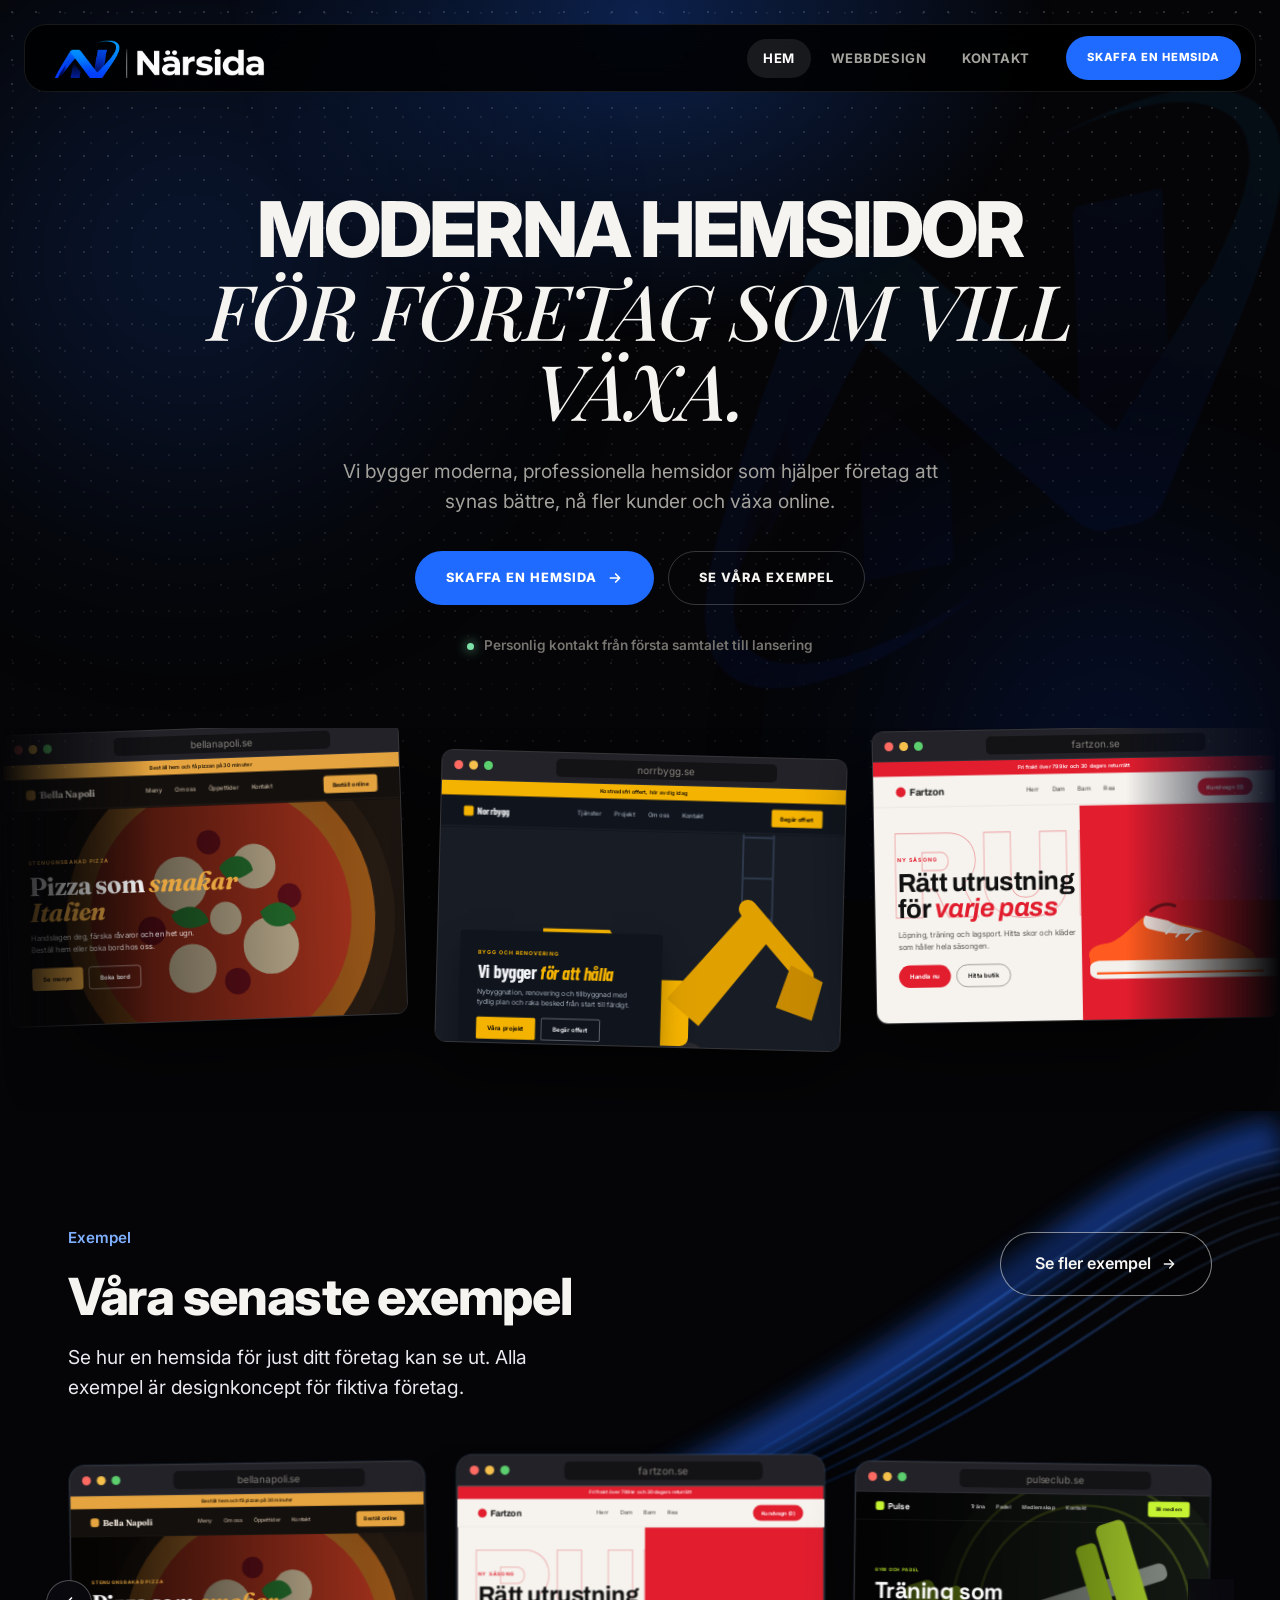
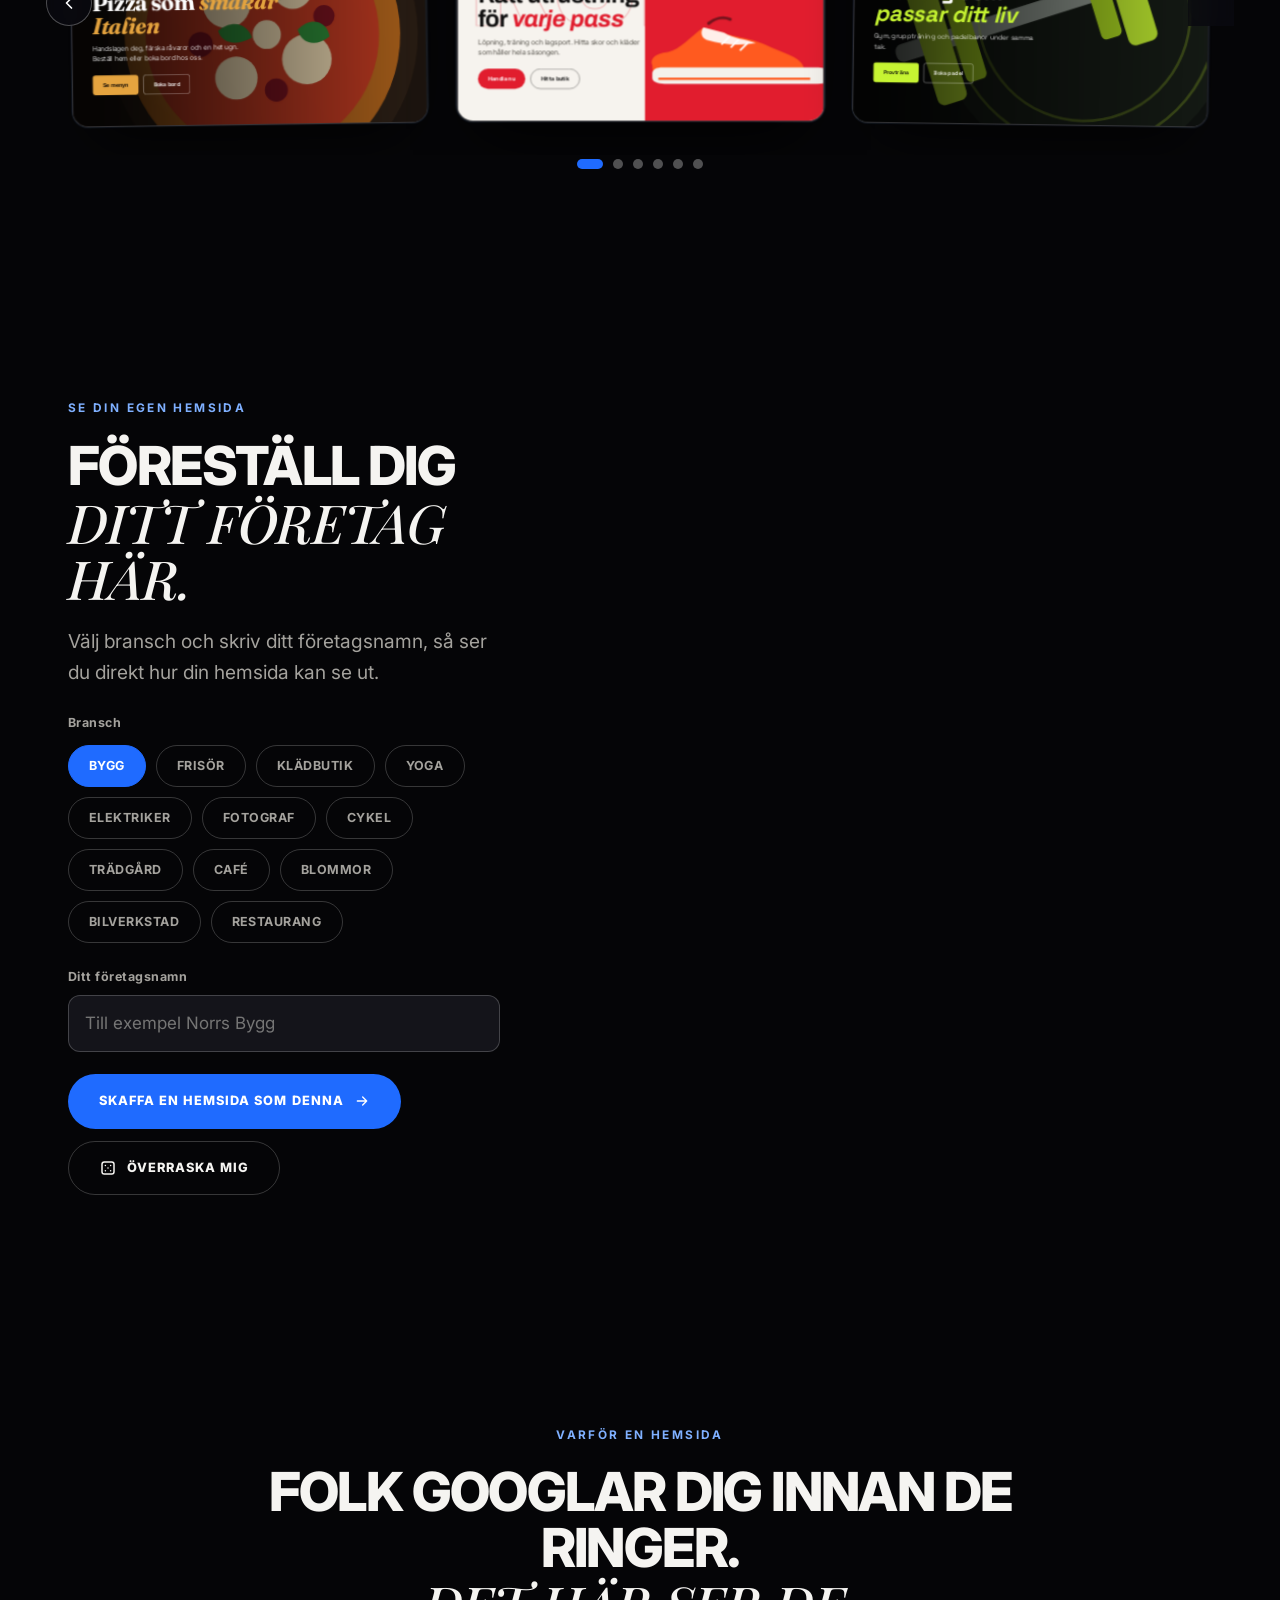
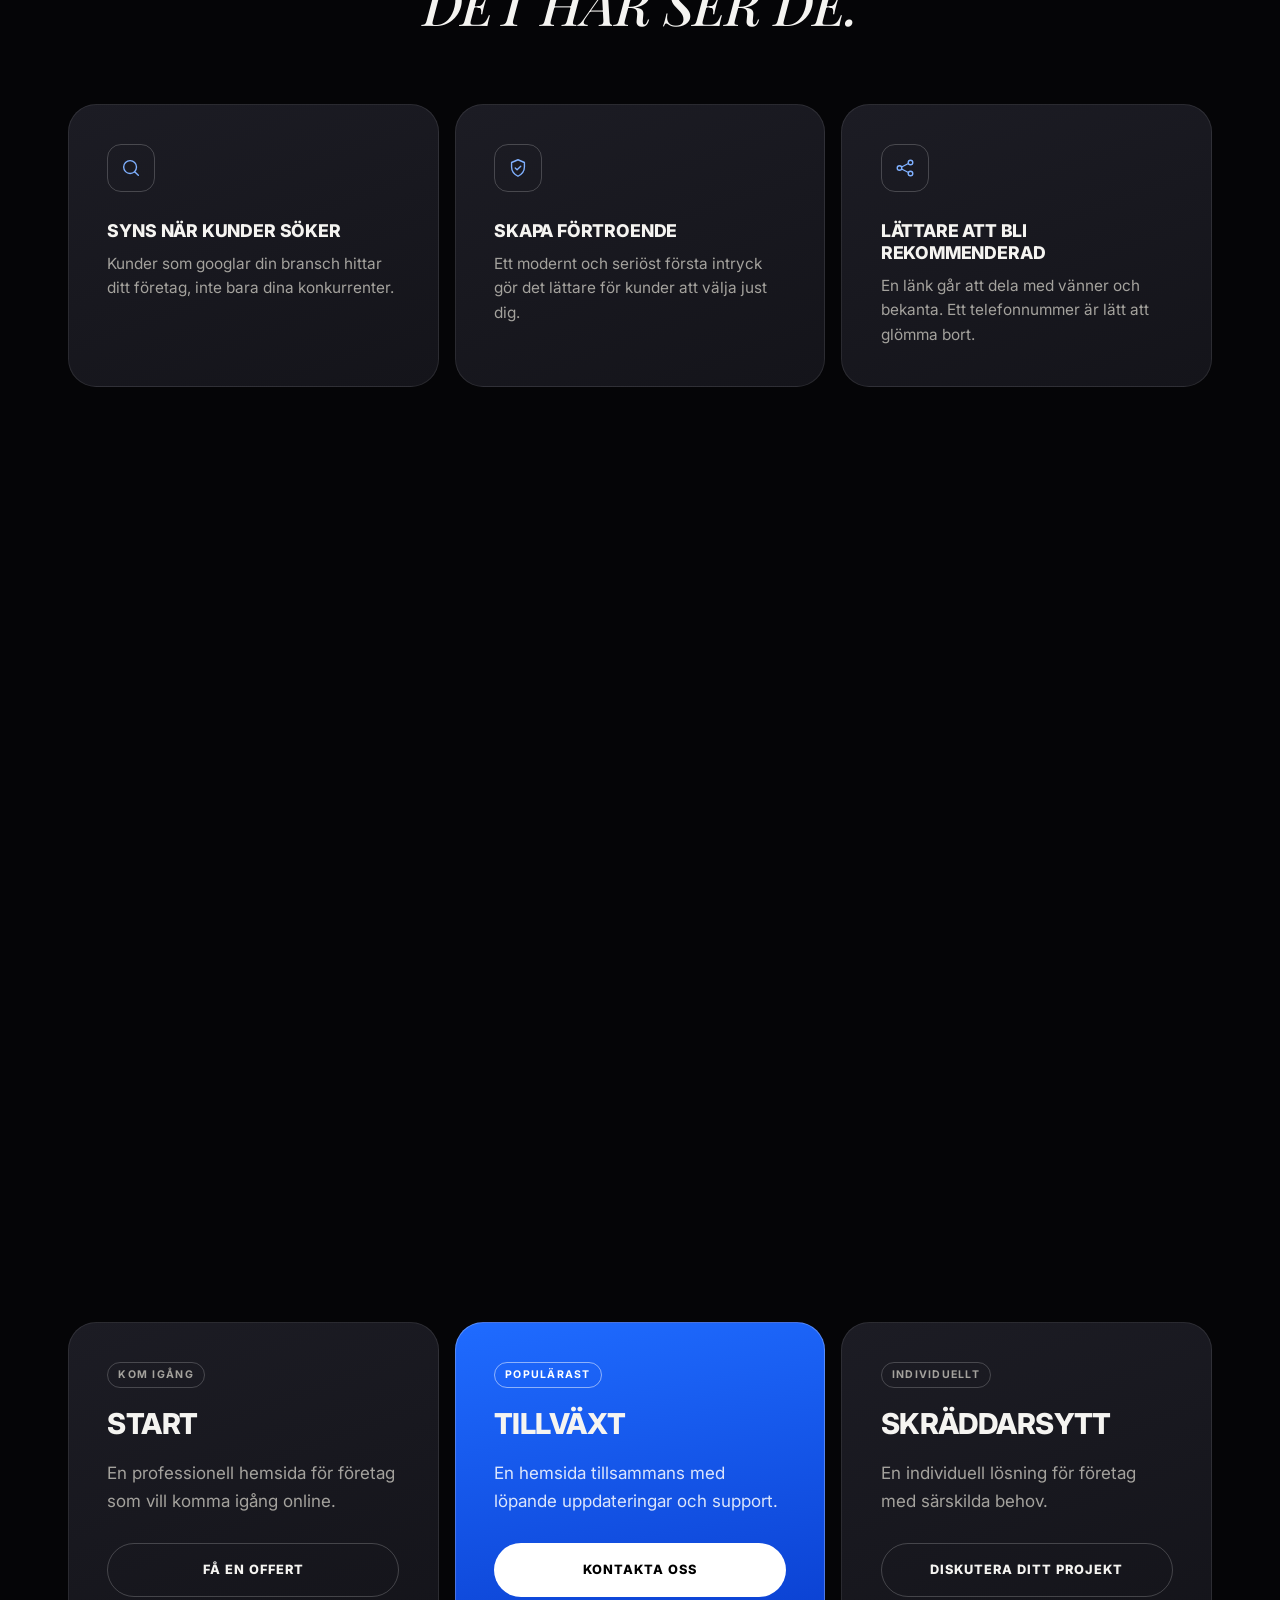
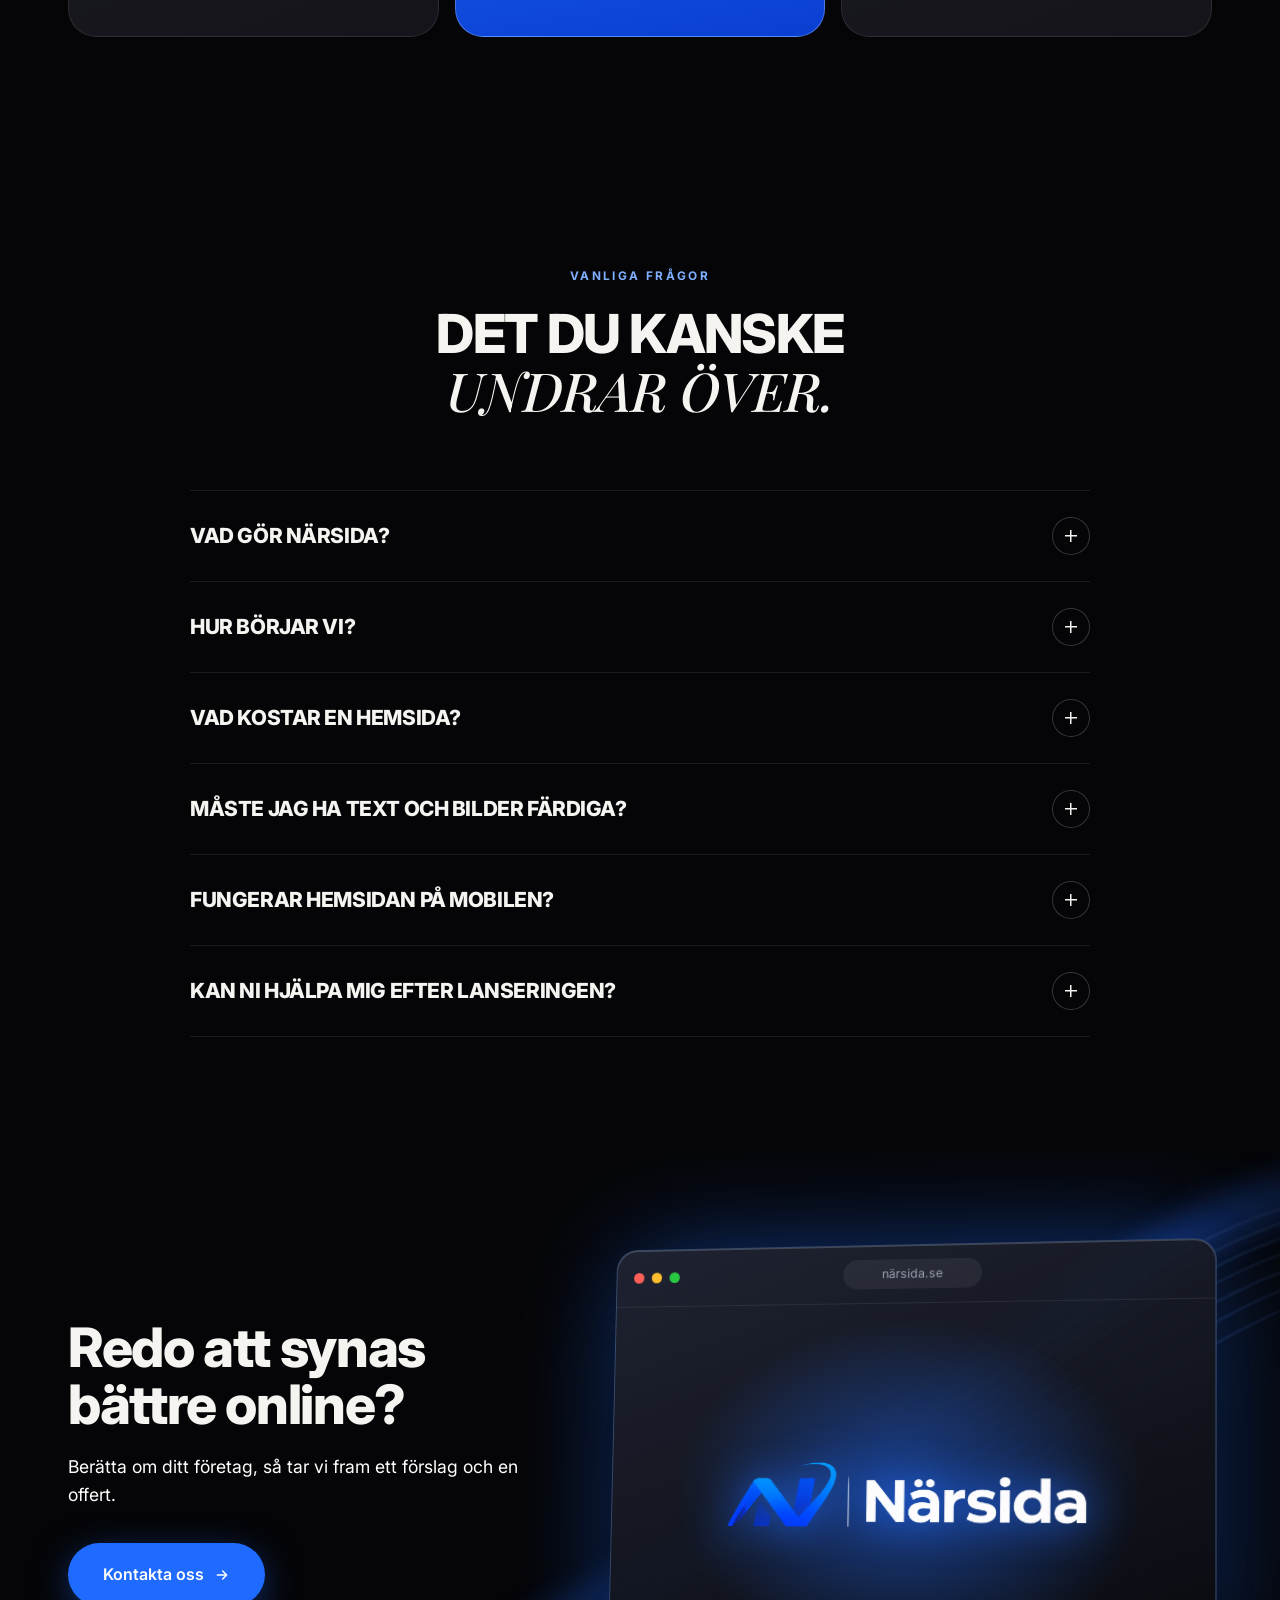
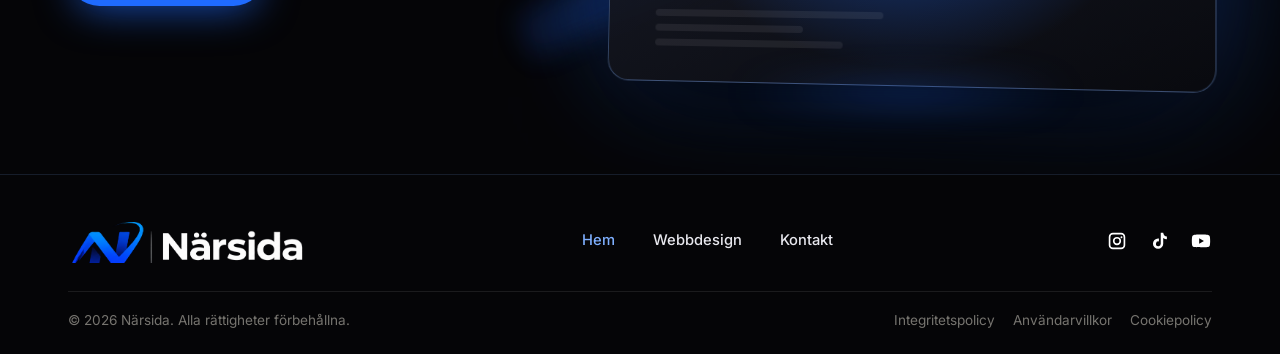
<file: index.html>
<!doctype html>
<html lang="sv">
<head>
  <meta charset="utf-8">
  <meta name="viewport" content="width=device-width, initial-scale=1">
  <title>Närsida</title>
  <link rel="canonical" href="https://närsida.se/">
  <meta property="og:url" content="https://närsida.se/">
  <meta name="description" content="Närsida bygger moderna, professionella hemsidor åt företag. Se exempel på webbdesign för restauranger, byggföretag, butiker och fler branscher.">
  <meta name="theme-color" content="#1a1a1f">
  <meta property="og:title" content="Närsida">
  <meta property="og:description" content="Moderna, professionella hemsidor åt svenska företag.">
  <meta property="og:type" content="website">
  <meta property="og:locale" content="sv_SE">
  <link rel="icon" type="image/png" href="/assets/logo-mark.png">
  <link rel="preconnect" href="https://fonts.googleapis.com">
  <link rel="preconnect" href="https://fonts.gstatic.com" crossorigin>
  <link href="https://fonts.googleapis.com/css2?family=Inter:wght@400;500;600;700;800&family=Manrope:wght@400;500;600;700;800&family=Playfair+Display:ital,wght@0,700;1,500;1,700&family=Fraunces:ital,wght@0,600;0,700;1,600&family=DM+Serif+Display:ital@0;1&family=Cormorant+Garamond:ital,wght@0,600;0,700;1,600&family=Barlow+Condensed:wght@600;700&family=Archivo:wght@800;900&family=Space+Grotesk:wght@500;700&display=swap" rel="stylesheet">
  <link rel="stylesheet" href="/css/style.css">
  <link rel="stylesheet" href="/css/mock.css">
  <script>document.documentElement.classList.add('js')</script>
  <script type="application/ld+json">{"@context":"https://schema.org","@type":"ProfessionalService","name":"Närsida","description":"Webbyrå som bygger moderna hemsidor åt företag.","areaServed":"SE","inLanguage":"sv"}</script>
</head>
<body data-page="home">
  <a class="skip" href="#main">Hoppa till innehållet</a>
  <div class="bg" aria-hidden="true"></div>
  <div id="site-header"></div>

  <main id="main">
    <section class="hero">
      <div class="wrap">
        <h1 class="reveal">Moderna hemsidor <em>för företag som vill växa.</em></h1>
        <p class="lead reveal">Vi bygger moderna, professionella hemsidor som hjälper företag att synas bättre, nå fler kunder och växa online.</p>
        <div class="cta-row reveal">
          <a class="btn" href="/kontakt/">Skaffa en hemsida <svg viewBox="0 0 24 24" fill="none" stroke="currentColor" stroke-width="2.5" stroke-linecap="round" stroke-linejoin="round"><path d="M5 12h14M13 6l6 6-6 6"/></svg></a>
          <a class="btn btn-ghost" href="/webbdesign/">Se våra exempel</a>
        </div>
        <p class="hero-note reveal">Personlig kontakt från första samtalet till lansering</p>
      </div>
      <div class="ribbon-wrap" aria-hidden="true"><div class="ribbon" data-ribbon data-ids="pizzeria,bygg,sport,barber,cafe,butik,bistro,gym"></div></div>
    </section>

    <section class="section port" id="exempel">
      <div class="wrap">
        <div class="port-head reveal">
          <div>
            <p class="port-eye"><i></i>Exempel</p>
            <h2>Våra senaste exempel</h2>
            <p class="lead">Se hur en hemsida för just ditt företag kan se ut. Alla exempel är designkoncept för fiktiva företag.</p>
          </div>
          <a class="btn btn-ghost" href="/webbdesign/">Se fler exempel <svg viewBox="0 0 24 24" fill="none" stroke="currentColor" stroke-width="2" stroke-linecap="round" stroke-linejoin="round"><path d="M5 12h14M13 6l6 6-6 6"/></svg></a>
        </div>
        <div class="car" data-carousel data-ids="pizzeria,sport,gym,bygg,barber,cafe,butik,bistro"></div>
      </div>
    </section>

    <section class="section" id="forestall">
      <div class="wrap"><div class="imagine" data-imagine></div></div>
    </section>

    <section class="section" id="varfor">
      <div class="wrap">
        <div class="sec-head center reveal">
          <p class="eyebrow">Varför en hemsida</p>
          <h2>Folk googlar dig innan de ringer. <em>Det här ser de.</em></h2>
        </div>
        <div class="why-grid">
          <article class="why reveal"><div class="ico"><svg viewBox="0 0 24 24"><circle cx="11" cy="11" r="7"/><path d="M20 20l-4-4"/></svg></div><h3>Syns när kunder söker</h3><p>Kunder som googlar din bransch hittar ditt företag, inte bara dina konkurrenter.</p></article>
          <article class="why reveal"><div class="ico"><svg viewBox="0 0 24 24"><path d="M12 3l7 3v5c0 5-3 8-7 10-4-2-7-5-7-10V6z"/><path d="M9 12l2 2 4-4"/></svg></div><h3>Skapa förtroende</h3><p>Ett modernt och seriöst första intryck gör det lättare för kunder att välja just dig.</p></article>
          <article class="why reveal"><div class="ico"><svg viewBox="0 0 24 24"><circle cx="6" cy="12" r="2.5"/><circle cx="18" cy="6" r="2.5"/><circle cx="18" cy="18" r="2.5"/><path d="M8.3 10.9l7.4-3.8M8.3 13.1l7.4 3.8"/></svg></div><h3>Lättare att bli rekommenderad</h3><p>En länk går att dela med vänner och bekanta. Ett telefonnummer är lätt att glömma bort.</p></article>
          <article class="why reveal"><div class="ico"><svg viewBox="0 0 24 24"><rect x="3" y="4" width="18" height="16" rx="2"/><path d="M3 9h18M8 14h8"/></svg></div><h3>Visa vad du erbjuder</h3><p>Tjänster, produkter, öppettider, bilder och kontaktuppgifter samlade på ett tydligt ställe.</p></article>
          <article class="why reveal"><div class="ico"><svg viewBox="0 0 24 24"><circle cx="12" cy="12" r="9"/><path d="M12 7v5l3 2"/></svg></div><h3>Tillgänglig dygnet runt</h3><p>Även när butiken är stängd kan kunderna hitta det de behöver, när det passar dem.</p></article>
          <article class="why reveal"><div class="ico"><svg viewBox="0 0 24 24"><path d="M12 3l2.6 5.4 5.9.9-4.3 4.1 1 5.8L12 16.4 6.8 19.2l1-5.8L3.5 9.3l5.9-.9z"/></svg></div><h3>Stärk ditt varumärke</h3><p>En tydlig och enhetlig look online gör att kunderna känner igen och minns ditt företag.</p></article>
        </div>
        <div class="incl reveal" id="losningar"><span class="incl-l">Det här får du</span><ul><li>Hemsida</li><li>Webbdesign</li><li>Mobilanpassning</li><li>Underhåll</li><li>Personlig kontakt</li></ul></div>
      </div>
    </section>

    <section class="section" id="paket">
      <div class="wrap">
        <div class="sec-head center reveal">
          <p class="eyebrow">Paket</p>
          <h2>Välj det paket som <em>passar dig.</em></h2>
          <p class="lead">Varje projekt är olika. Berätta om ditt företag så tar vi fram ett förslag och en offert som passar.</p>
        </div>
        <div class="pk-grid">
          <article class="pk reveal"><span class="tag">Kom igång</span><h3>Start</h3><p>En professionell hemsida för företag som vill komma igång online.</p><a class="btn btn-ghost" href="/kontakt/">Få en offert</a></article>
          <article class="pk featured reveal"><span class="tag">Populärast</span><h3>Tillväxt</h3><p>En hemsida tillsammans med löpande uppdateringar och support.</p><a class="btn" href="/kontakt/">Kontakta oss</a></article>
          <article class="pk reveal"><span class="tag">Individuellt</span><h3>Skräddarsytt</h3><p>En individuell lösning för företag med särskilda behov.</p><a class="btn btn-ghost" href="/kontakt/">Diskutera ditt projekt</a></article>
        </div>
      </div>
    </section>
    <section class="section" id="fragor">
      <div class="wrap">
        <div class="sec-head center reveal">
          <p class="eyebrow">Vanliga frågor</p>
          <h2>Det du kanske <em>undrar över.</em></h2>
        </div>
        <div class="faq reveal">
          <details><summary>Vad gör Närsida?</summary><p>Vi är en svensk webbyrå som designar och bygger hemsidor åt företag. Det kan vara allt från en enkel presentationssida till en större sida med meny, bokning eller webbshop.</p></details>
          <details><summary>Hur börjar vi?</summary><p>Du fyller i formuläret och berättar kort om ditt företag. Vi hör av oss, pratar igenom dina önskemål och tar fram ett förslag och en offert innan något arbete startar.</p></details>
          <details><summary>Vad kostar en hemsida?</summary><p>Det beror på vad du behöver. Därför visar vi inga fasta priser här, utan tar fram en offert efter att vi har pratat med dig.</p></details>
          <details><summary>Måste jag ha text och bilder färdiga?</summary><p>Nej. Berätta vad du vill förmedla så hjälper vi dig att ta fram det som behövs. Har du redan egna texter och bilder använder vi gärna dem.</p></details>
          <details><summary>Fungerar hemsidan på mobilen?</summary><p>Ja. Alla hemsidor vi bygger anpassas för mobil, surfplatta och dator.</p></details>
          <details><summary>Kan ni hjälpa mig efter lanseringen?</summary><p>Ja. Vi kan hjälpa dig att hålla hemsidan uppdaterad, ändra innehåll och lägga till nya delar när du behöver det.</p></details>
        </div>
      </div>
    </section>

    <section class="section cta" id="kontakt">
      <div class="wrap cta-grid">
        <div class="reveal">
          <h2>Redo att synas bättre online?</h2>
          <p class="lead">Berätta om ditt företag, så tar vi fram ett förslag och en offert.</p>
          <a class="btn" href="/kontakt/">Kontakta oss <svg viewBox="0 0 24 24" fill="none" stroke="currentColor" stroke-width="2.2" stroke-linecap="round" stroke-linejoin="round"><path d="M5 12h14M13 6l6 6-6 6"/></svg></a>
        </div>
        <div class="win" aria-hidden="true"><div class="win-in"><div class="win-bar"><i></i><i></i><i></i><span>närsida.se</span></div><div class="win-body"><div class="screen-glow"></div><img class="screen-logo" src="/assets/logo-header.png" alt="" width="1310" height="240"><div class="win-lines"><b></b><b></b><b></b></div></div></div><div class="win-shadow"></div></div>
      </div>
    </section>
  </main>

  <div id="site-footer"></div>
  <script src="/js/config.js"></script>
  <script src="/js/layout.js"></script>
  <script src="/js/previews.js"></script>
  <script src="/js/form.js"></script>
  <script src="/js/app.js"></script>
</body>
</html>
</file>
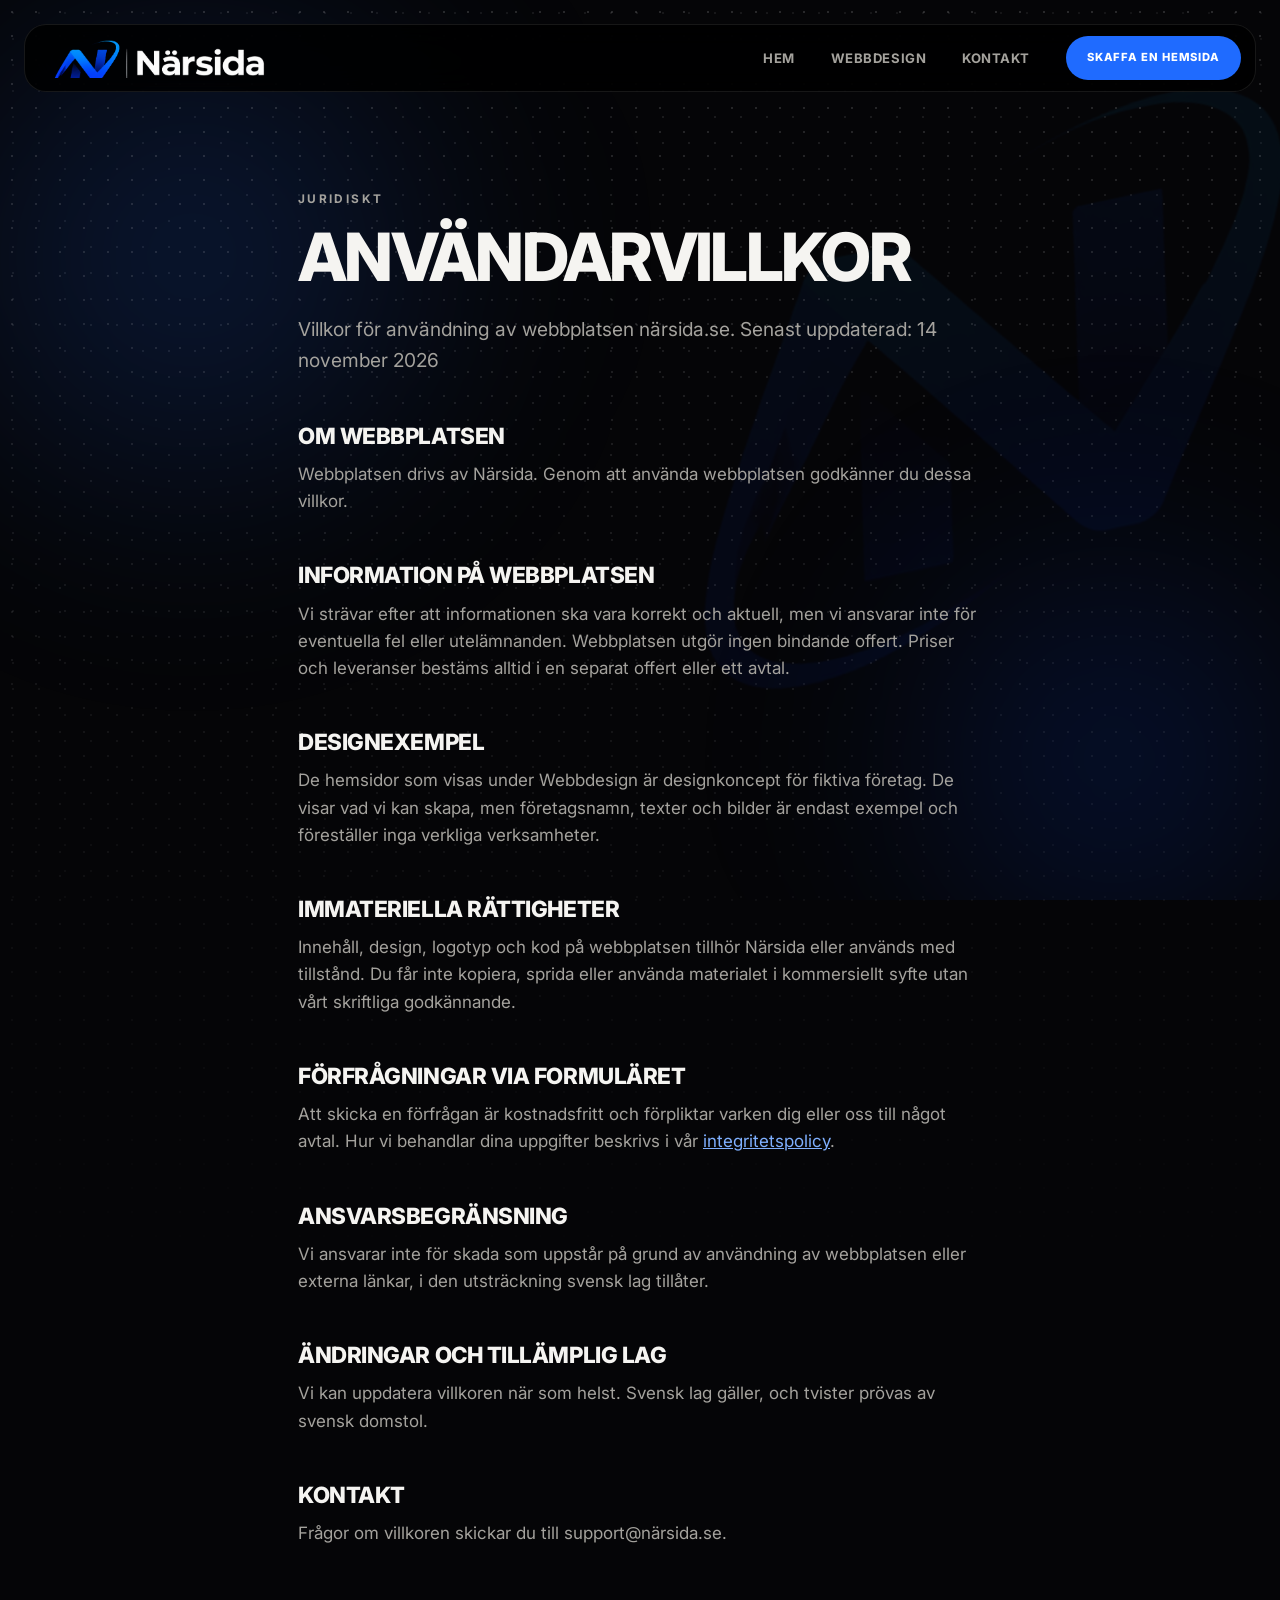
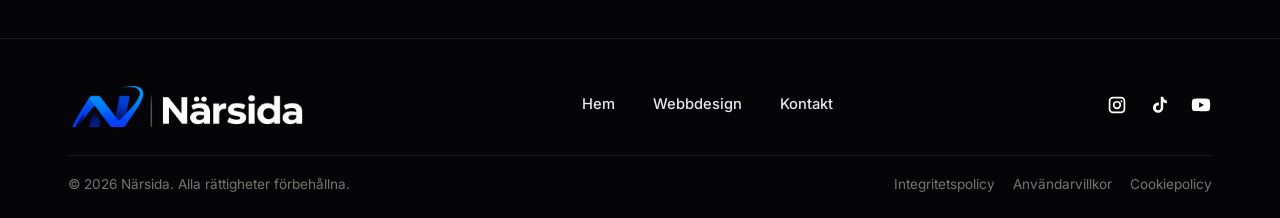
<file: anvandarvillkor/index.html>
<!doctype html>
<html lang="sv">
<head>
  <meta charset="utf-8">
  <meta name="viewport" content="width=device-width, initial-scale=1">
  <title>Närsida</title>
  <meta name="description" content="Användarvillkor för Närsidas webbplats.">
  <meta name="robots" content="noindex">
  <meta name="theme-color" content="#0b0b0d">
  <link rel="icon" type="image/png" href="/assets/logo-mark.png">
  <link rel="preconnect" href="https://fonts.googleapis.com">
  <link rel="preconnect" href="https://fonts.gstatic.com" crossorigin>
  <link href="https://fonts.googleapis.com/css2?family=Inter:wght@400;500;600;700;800&family=Playfair+Display:ital,wght@0,700;1,500;1,700&display=swap" rel="stylesheet">
  <link rel="stylesheet" href="/css/style.css">
  <script>document.documentElement.classList.add('js')</script>
</head>
<body data-page="legal">
  <a class="skip" href="#main">Hoppa till innehållet</a>
  <div class="bg" aria-hidden="true"></div>
  <div id="site-header"></div>
  <main id="main"><section class="phero"><div class="wrap legal">
    <p class="eyebrow">Juridiskt</p><h1>Användarvillkor</h1>
    <p class="lead" style="margin-top:18px">Villkor för användning av webbplatsen närsida.se. Senast uppdaterad: 14 november 2026</p>
    <div style="margin-top:36px">
    <h2>Om webbplatsen</h2>
    <p>Webbplatsen drivs av Närsida. Genom att använda webbplatsen godkänner du dessa villkor.</p>
    <h2>Information på webbplatsen</h2>
    <p>Vi strävar efter att informationen ska vara korrekt och aktuell, men vi ansvarar inte för eventuella fel eller utelämnanden. Webbplatsen utgör ingen bindande offert. Priser och leveranser bestäms alltid i en separat offert eller ett avtal.</p>
    <h2>Designexempel</h2>
    <p>De hemsidor som visas under Webbdesign är designkoncept för fiktiva företag. De visar vad vi kan skapa, men företagsnamn, texter och bilder är endast exempel och föreställer inga verkliga verksamheter.</p>
    <h2>Immateriella rättigheter</h2>
    <p>Innehåll, design, logotyp och kod på webbplatsen tillhör Närsida eller används med tillstånd. Du får inte kopiera, sprida eller använda materialet i kommersiellt syfte utan vårt skriftliga godkännande.</p>
    <h2>Förfrågningar via formuläret</h2>
    <p>Att skicka en förfrågan är kostnadsfritt och förpliktar varken dig eller oss till något avtal. Hur vi behandlar dina uppgifter beskrivs i vår <a href="/integritetspolicy/">integritetspolicy</a>.</p>
    <h2>Ansvarsbegränsning</h2>
    <p>Vi ansvarar inte för skada som uppstår på grund av användning av webbplatsen eller externa länkar, i den utsträckning svensk lag tillåter.</p>
    <h2>Ändringar och tillämplig lag</h2>
    <p>Vi kan uppdatera villkoren när som helst. Svensk lag gäller, och tvister prövas av svensk domstol.</p>
    <h2>Kontakt</h2>
    <p>Frågor om villkoren skickar du till support@närsida.se.</p>
    </div></div></section></main>
  <div id="site-footer"></div>
  <script src="/js/config.js"></script>
  <script src="/js/layout.js"></script>
  <script>document.querySelectorAll('.reveal').forEach(function(e){e.classList.add('in')})</script>
</body>
</html>
</file>
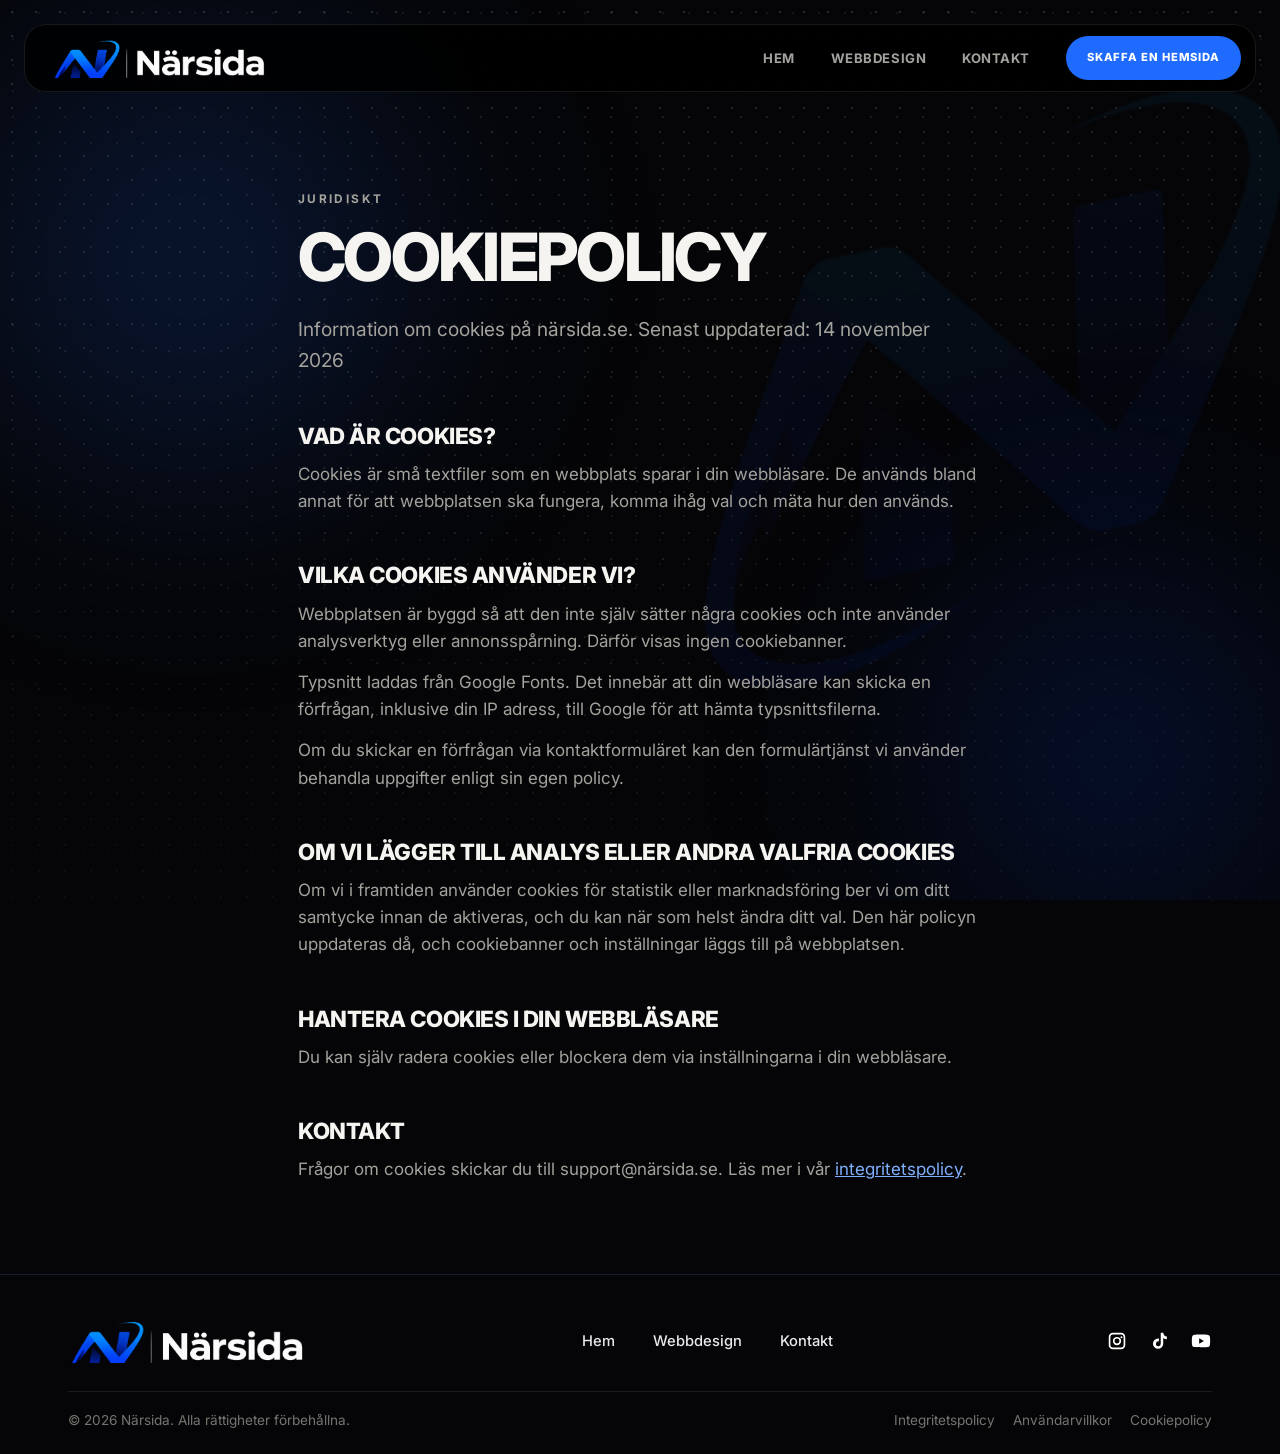
<file: cookiepolicy/index.html>
<!doctype html>
<html lang="sv">
<head>
  <meta charset="utf-8">
  <meta name="viewport" content="width=device-width, initial-scale=1">
  <title>Närsida</title>
  <meta name="description" content="Information om hur Närsidas webbplats använder cookies.">
  <meta name="robots" content="noindex">
  <meta name="theme-color" content="#0b0b0d">
  <link rel="icon" type="image/png" href="/assets/logo-mark.png">
  <link rel="preconnect" href="https://fonts.googleapis.com">
  <link rel="preconnect" href="https://fonts.gstatic.com" crossorigin>
  <link href="https://fonts.googleapis.com/css2?family=Inter:wght@400;500;600;700;800&family=Playfair+Display:ital,wght@0,700;1,500;1,700&display=swap" rel="stylesheet">
  <link rel="stylesheet" href="/css/style.css">
  <script>document.documentElement.classList.add('js')</script>
</head>
<body data-page="legal">
  <a class="skip" href="#main">Hoppa till innehållet</a>
  <div class="bg" aria-hidden="true"></div>
  <div id="site-header"></div>
  <main id="main"><section class="phero"><div class="wrap legal">
    <p class="eyebrow">Juridiskt</p><h1>Cookiepolicy</h1>
    <p class="lead" style="margin-top:18px">Information om cookies på närsida.se. Senast uppdaterad: 14 november 2026</p>
    <div style="margin-top:36px">
    <h2>Vad är cookies?</h2>
    <p>Cookies är små textfiler som en webbplats sparar i din webbläsare. De används bland annat för att webbplatsen ska fungera, komma ihåg val och mäta hur den används.</p>
    <h2>Vilka cookies använder vi?</h2>
    <p>Webbplatsen är byggd så att den inte själv sätter några cookies och inte använder analysverktyg eller annonsspårning. Därför visas ingen cookiebanner.</p>
    <p>Typsnitt laddas från Google Fonts. Det innebär att din webbläsare kan skicka en förfrågan, inklusive din IP adress, till Google för att hämta typsnittsfilerna.</p>
    <p>Om du skickar en förfrågan via kontaktformuläret kan den formulärtjänst vi använder behandla uppgifter enligt sin egen policy.</p>
    <h2>Om vi lägger till analys eller andra valfria cookies</h2>
    <p>Om vi i framtiden använder cookies för statistik eller marknadsföring ber vi om ditt samtycke innan de aktiveras, och du kan när som helst ändra ditt val. Den här policyn uppdateras då, och cookiebanner och inställningar läggs till på webbplatsen.</p>
    <h2>Hantera cookies i din webbläsare</h2>
    <p>Du kan själv radera cookies eller blockera dem via inställningarna i din webbläsare.</p>
    <h2>Kontakt</h2>
    <p>Frågor om cookies skickar du till support@närsida.se. Läs mer i vår <a href="/integritetspolicy/">integritetspolicy</a>.</p>
    </div></div></section></main>
  <div id="site-footer"></div>
  <script src="/js/config.js"></script>
  <script src="/js/layout.js"></script>
  <script>document.querySelectorAll('.reveal').forEach(function(e){e.classList.add('in')})</script>
</body>
</html>
</file>
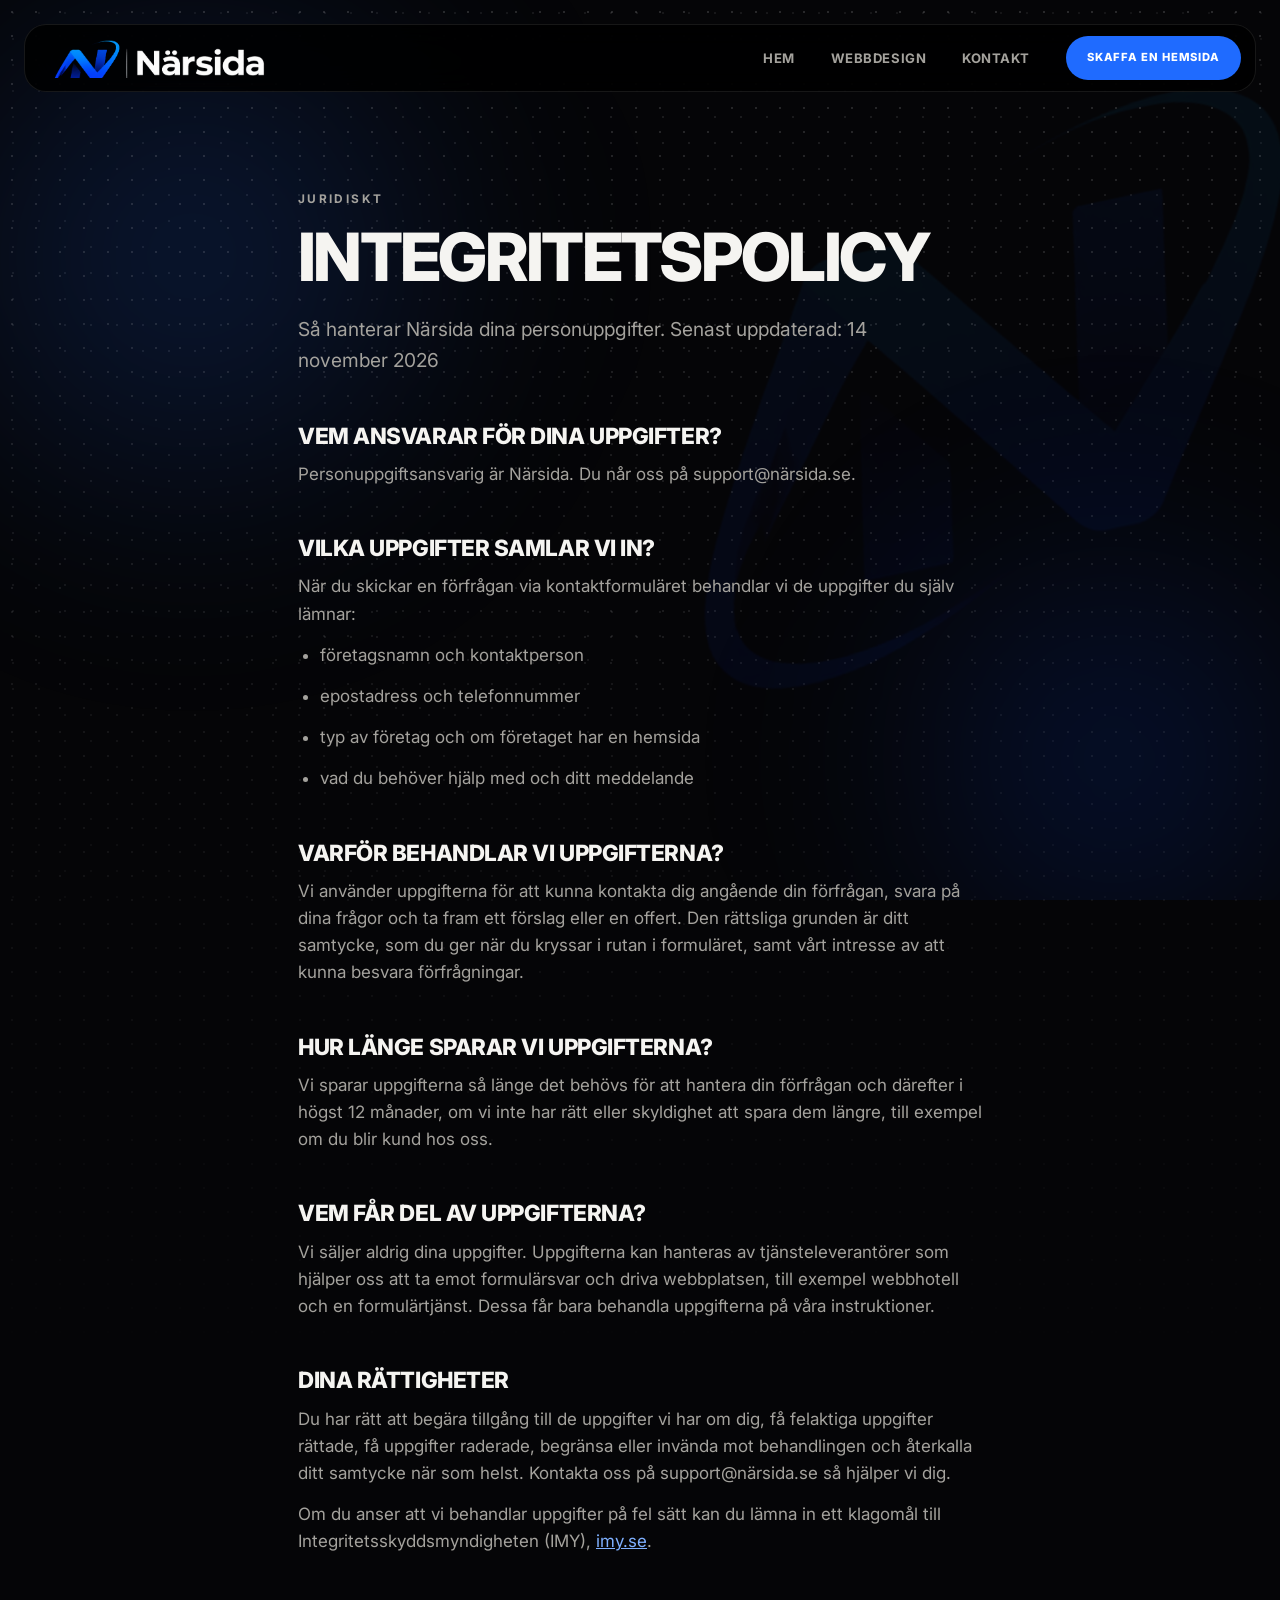
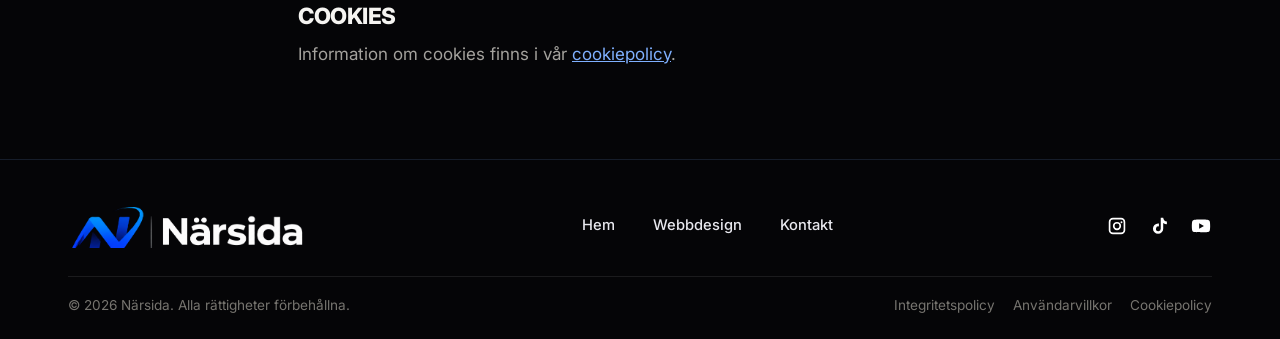
<file: integritetspolicy/index.html>
<!doctype html>
<html lang="sv">
<head>
  <meta charset="utf-8">
  <meta name="viewport" content="width=device-width, initial-scale=1">
  <title>Närsida</title>
  <meta name="description" content="Så samlar Närsida in och behandlar personuppgifter från kontaktformuläret, och hur du begär tillgång eller radering.">
  <meta name="robots" content="noindex">
  <meta name="theme-color" content="#0b0b0d">
  <link rel="icon" type="image/png" href="/assets/logo-mark.png">
  <link rel="preconnect" href="https://fonts.googleapis.com">
  <link rel="preconnect" href="https://fonts.gstatic.com" crossorigin>
  <link href="https://fonts.googleapis.com/css2?family=Inter:wght@400;500;600;700;800&family=Playfair+Display:ital,wght@0,700;1,500;1,700&display=swap" rel="stylesheet">
  <link rel="stylesheet" href="/css/style.css">
  <script>document.documentElement.classList.add('js')</script>
</head>
<body data-page="legal">
  <a class="skip" href="#main">Hoppa till innehållet</a>
  <div class="bg" aria-hidden="true"></div>
  <div id="site-header"></div>
  <main id="main"><section class="phero"><div class="wrap legal">
    <p class="eyebrow">Juridiskt</p><h1>Integritetspolicy</h1>
    <p class="lead" style="margin-top:18px">Så hanterar Närsida dina personuppgifter. Senast uppdaterad: 14 november 2026</p>
    <div style="margin-top:36px">
    <h2>Vem ansvarar för dina uppgifter?</h2>
    <p>Personuppgiftsansvarig är Närsida. Du når oss på support@närsida.se.</p>
    <h2>Vilka uppgifter samlar vi in?</h2>
    <p>När du skickar en förfrågan via kontaktformuläret behandlar vi de uppgifter du själv lämnar:</p>
    <ul><li>företagsnamn och kontaktperson</li><li>epostadress och telefonnummer</li><li>typ av företag och om företaget har en hemsida</li><li>vad du behöver hjälp med och ditt meddelande</li></ul>
    <h2>Varför behandlar vi uppgifterna?</h2>
    <p>Vi använder uppgifterna för att kunna kontakta dig angående din förfrågan, svara på dina frågor och ta fram ett förslag eller en offert. Den rättsliga grunden är ditt samtycke, som du ger när du kryssar i rutan i formuläret, samt vårt intresse av att kunna besvara förfrågningar.</p>
    <h2>Hur länge sparar vi uppgifterna?</h2>
    <p>Vi sparar uppgifterna så länge det behövs för att hantera din förfrågan och därefter i högst 12 månader, om vi inte har rätt eller skyldighet att spara dem längre, till exempel om du blir kund hos oss.</p>
    <h2>Vem får del av uppgifterna?</h2>
    <p>Vi säljer aldrig dina uppgifter. Uppgifterna kan hanteras av tjänsteleverantörer som hjälper oss att ta emot formulärsvar och driva webbplatsen, till exempel webbhotell och en formulärtjänst. Dessa får bara behandla uppgifterna på våra instruktioner.</p>
    <h2>Dina rättigheter</h2>
    <p>Du har rätt att begära tillgång till de uppgifter vi har om dig, få felaktiga uppgifter rättade, få uppgifter raderade, begränsa eller invända mot behandlingen och återkalla ditt samtycke när som helst. Kontakta oss på support@närsida.se så hjälper vi dig.</p>
    <p>Om du anser att vi behandlar uppgifter på fel sätt kan du lämna in ett klagomål till Integritetsskyddsmyndigheten (IMY), <a href="https://www.imy.se" rel="noopener">imy.se</a>.</p>
    <h2>Cookies</h2>
    <p>Information om cookies finns i vår <a href="/cookiepolicy/">cookiepolicy</a>.</p>
    </div></div></section></main>
  <div id="site-footer"></div>
  <script src="/js/config.js"></script>
  <script src="/js/layout.js"></script>
  <script>document.querySelectorAll('.reveal').forEach(function(e){e.classList.add('in')})</script>
</body>
</html>
</file>
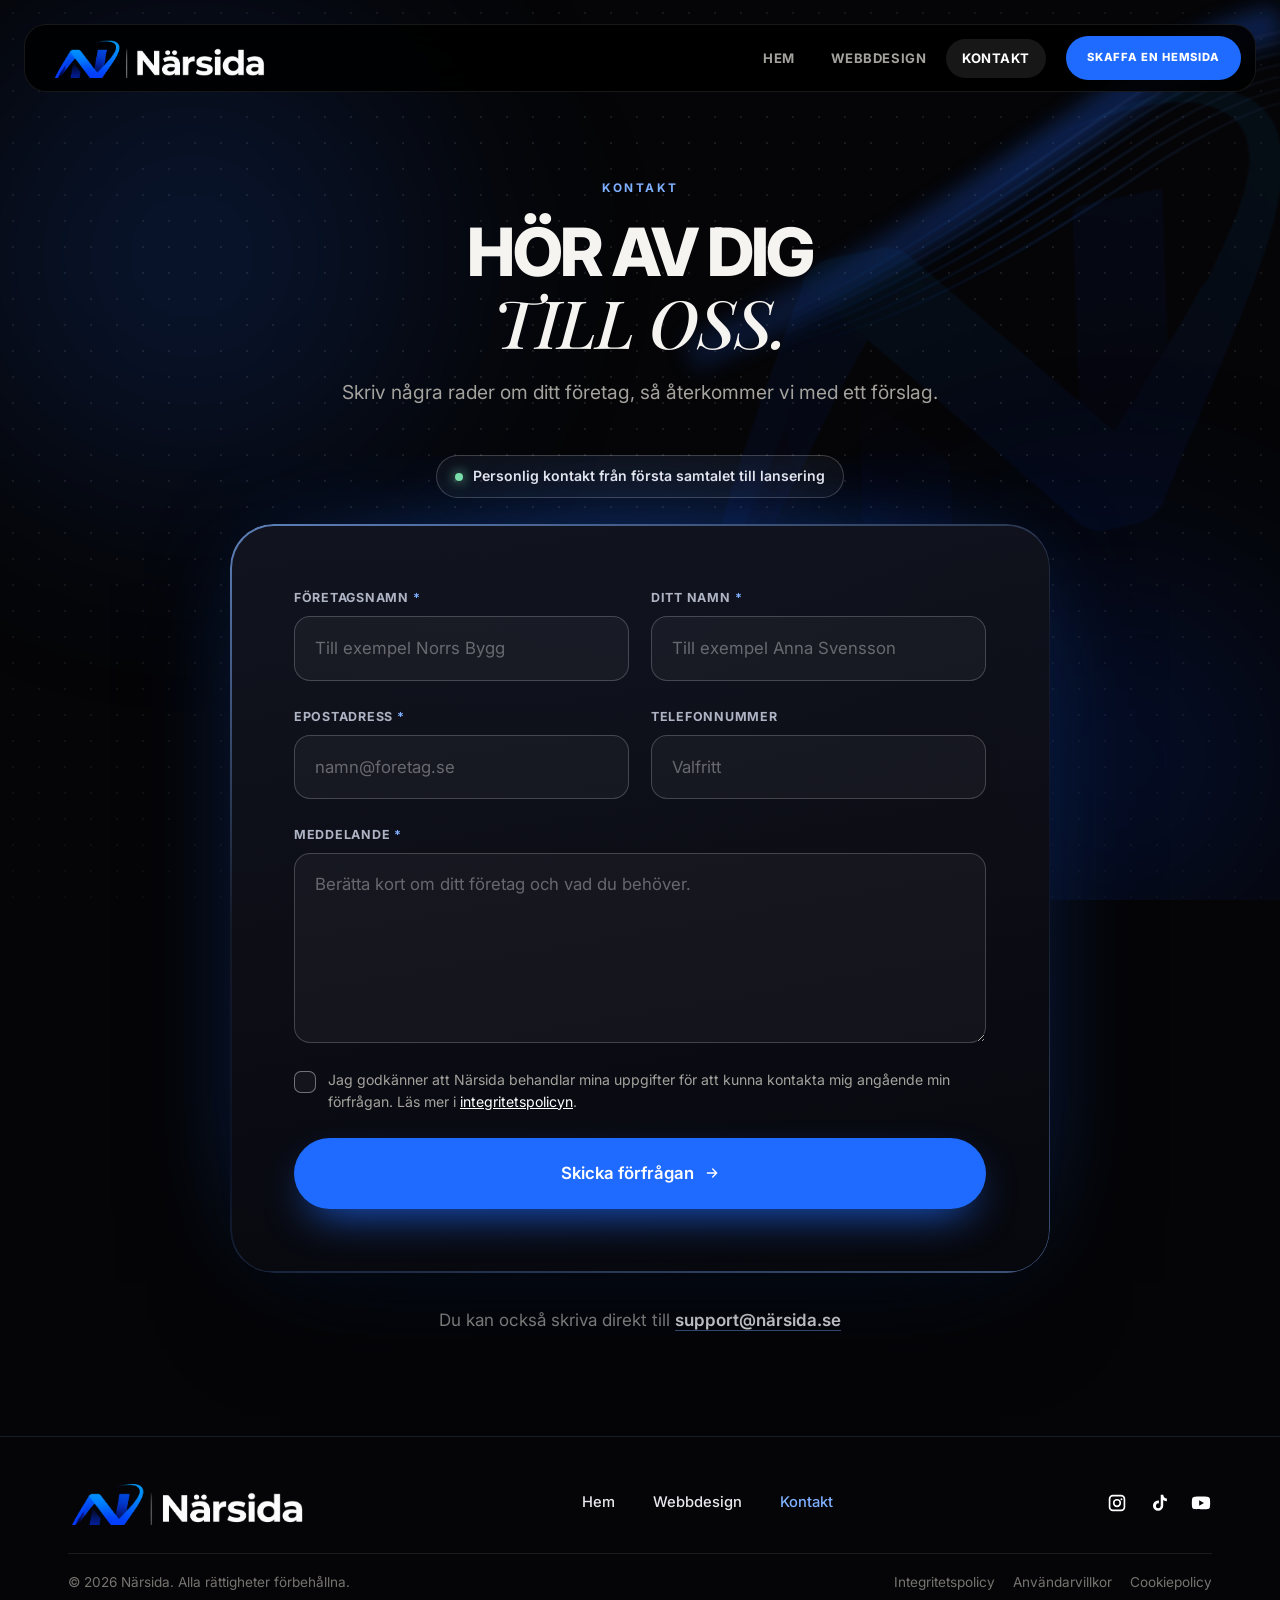
<file: kontakt/index.html>
<!doctype html>
<html lang="sv">
<head>
  <meta charset="utf-8">
  <meta name="viewport" content="width=device-width, initial-scale=1">
  <title>Närsida</title>
  <link rel="canonical" href="https://närsida.se/kontakt/">
  <meta property="og:url" content="https://närsida.se/kontakt/">
  <meta name="description" content="Kontakta Närsida och berätta om ditt företag. Vi återkommer med ett förslag på en hemsida som passar din verksamhet.">
  <meta name="theme-color" content="#0b0b0d">
  <meta property="og:title" content="Närsida">
  <meta property="og:description" content="Kontakta Närsida och berätta om ditt företag. Vi återkommer med ett förslag på en hemsida som passar din verksamhet.">
  <meta property="og:type" content="website">
  <meta property="og:locale" content="sv_SE">
  <link rel="icon" type="image/png" href="/assets/logo-mark.png">
  <link rel="preconnect" href="https://fonts.googleapis.com">
  <link rel="preconnect" href="https://fonts.gstatic.com" crossorigin>
  <link href="https://fonts.googleapis.com/css2?family=Inter:wght@400;500;600;700;800&family=Manrope:wght@400;500;600;700;800&family=Playfair+Display:ital,wght@0,700;1,500;1,700&family=Fraunces:ital,wght@0,600;0,700;1,600&family=DM+Serif+Display:ital@0;1&family=Cormorant+Garamond:ital,wght@0,600;0,700;1,600&family=Barlow+Condensed:wght@600;700&family=Archivo:wght@800;900&family=Space+Grotesk:wght@500;700&display=swap" rel="stylesheet">
  <link rel="stylesheet" href="/css/style.css">
  <link rel="stylesheet" href="/css/mock.css">
  <script>document.documentElement.classList.add('js')</script>
</head>
<body data-page="kontakt">
  <a class="skip" href="#main">Hoppa till innehållet</a>
  <div class="bg" aria-hidden="true"></div>
  <div id="site-header"></div>
  <main id="main">
    <section class="kw-hero">
      <div class="wrap">
        <p class="eyebrow reveal">Kontakt</p>
        <h1 class="reveal">Hör av dig <em>till oss.</em></h1>
        <p class="lead reveal">Skriv några rader om ditt företag, så återkommer vi med ett förslag.</p>
      </div>
    </section>
    <section class="kw">
      <div class="wrap">
        <p class="kw-chip reveal"><i></i>Personlig kontakt från första samtalet till lansering</p>
        <div class="wz-panel reveal"><div data-contact-form><p class="lead">Formuläret kräver JavaScript. Kontakta oss annars direkt via epost.</p></div></div>
        <p class="kw-direct reveal">Du kan också skriva direkt till <span data-cinfo></span></p>
      </div>
    </section>  </main>
  <div id="site-footer"></div>
  <script src="/js/config.js"></script>
  <script src="/js/layout.js"></script>
  <script src="/js/previews.js"></script>
  <script src="/js/form.js"></script>
  <script src="/js/app.js"></script>
  <script>(function(){var c=(window.NARSIDA||{}).contact||{},e=document.querySelector('[data-cinfo]');if(e&&c.email)e.innerHTML='<a href="mailto:'+c.email+'">'+c.email+'</a>';})();</script>
</body>
</html>
</file>
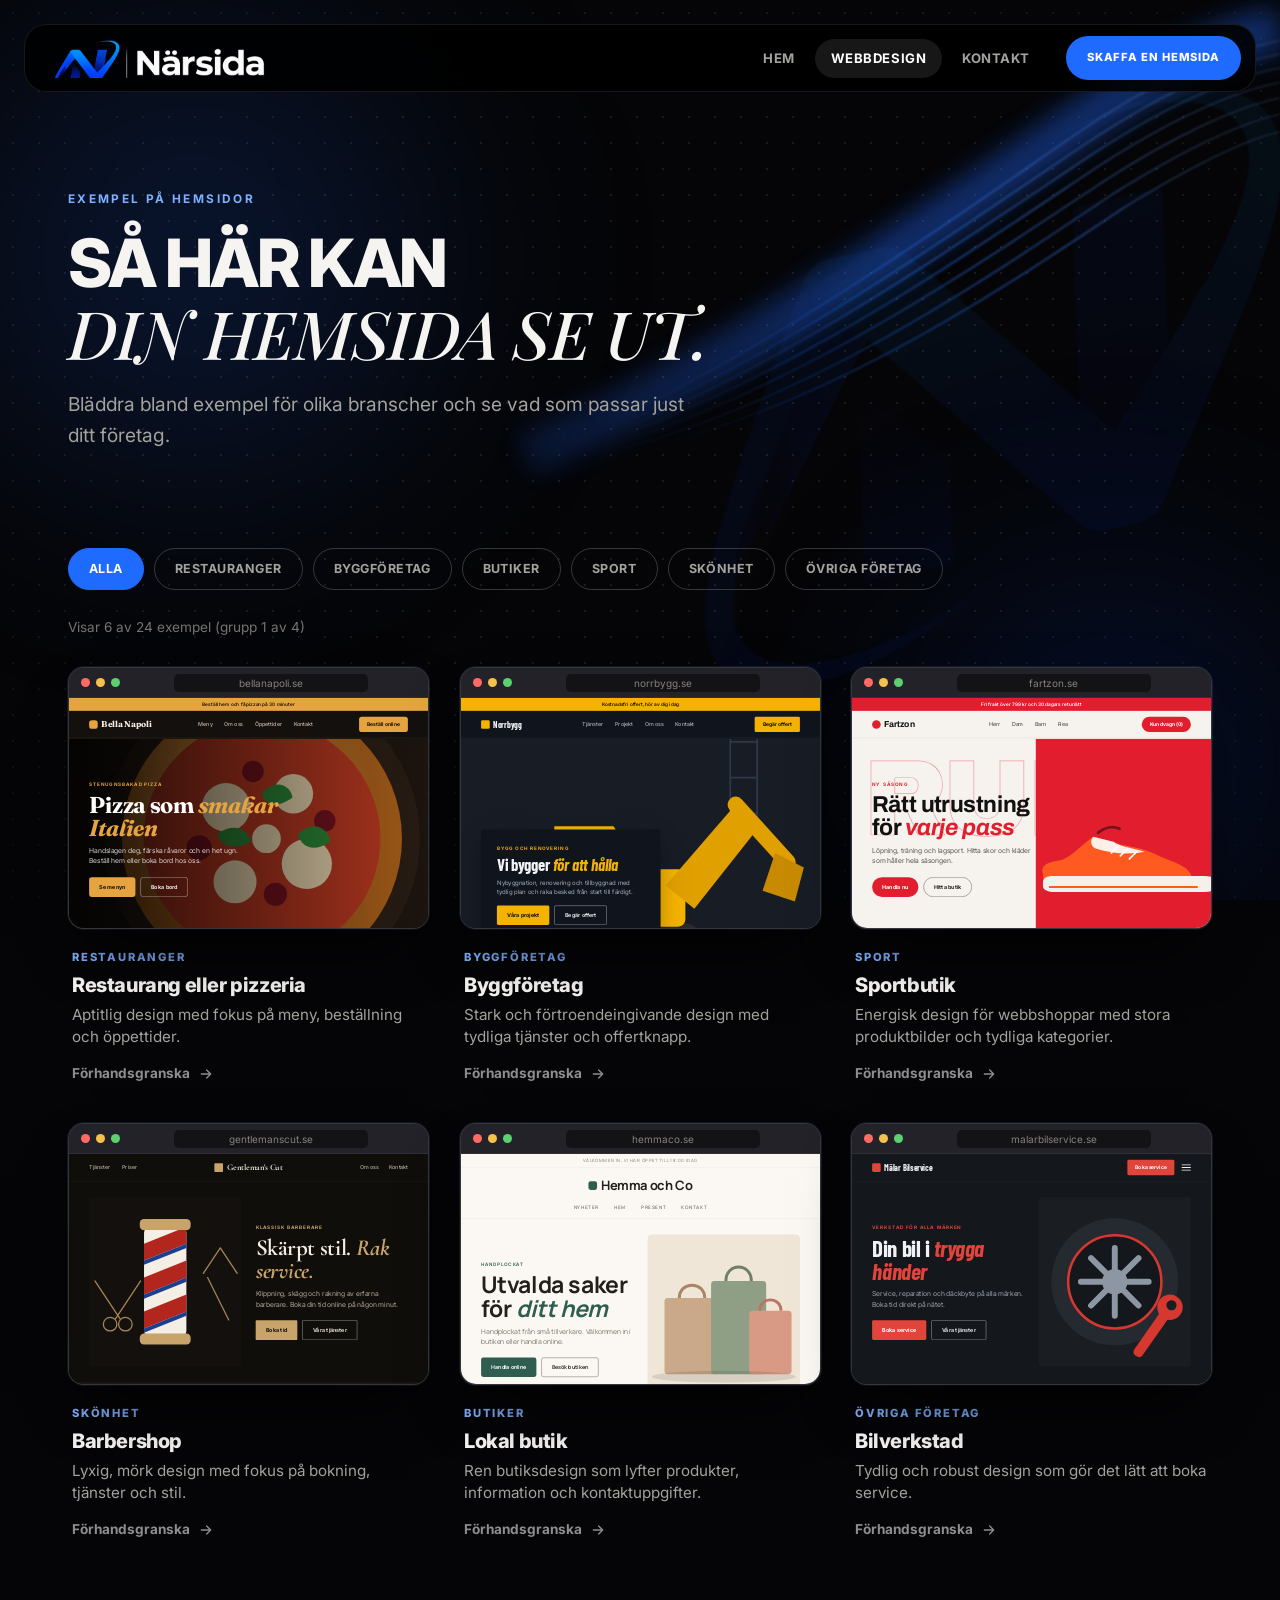
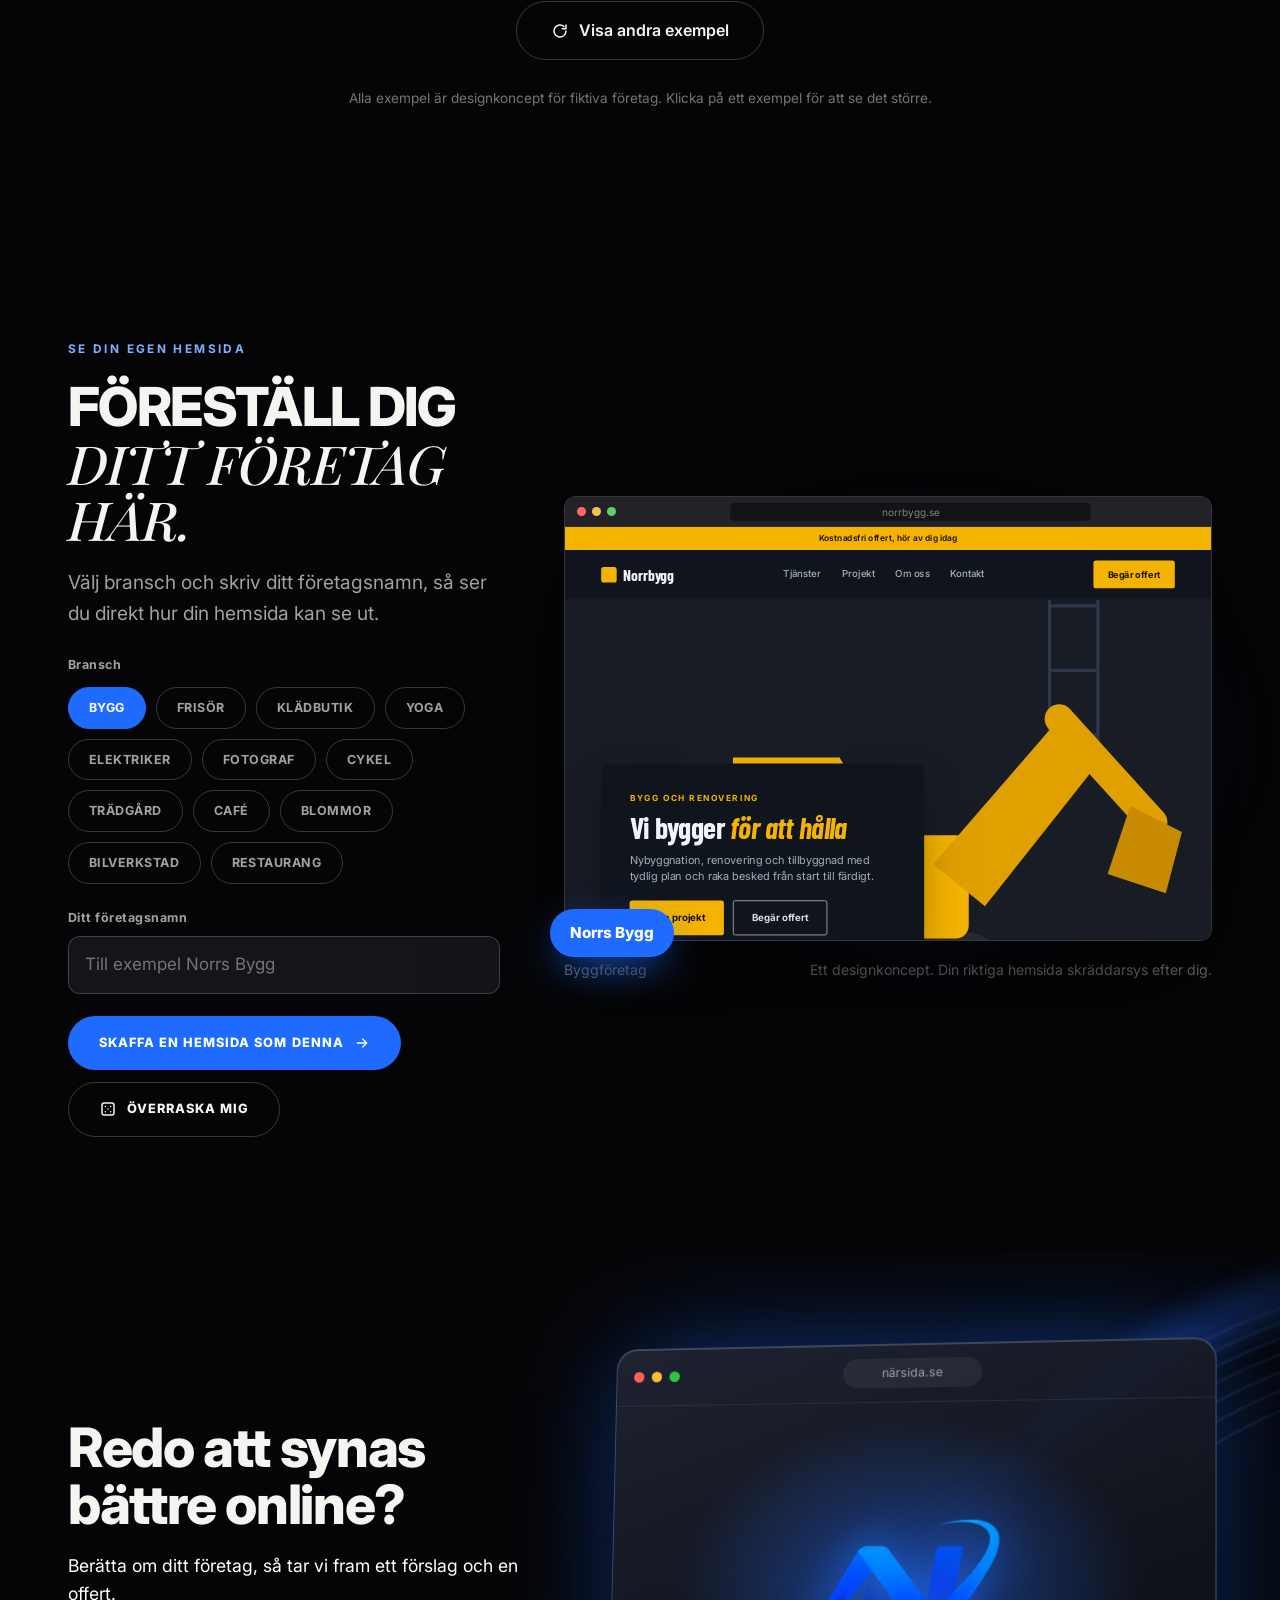
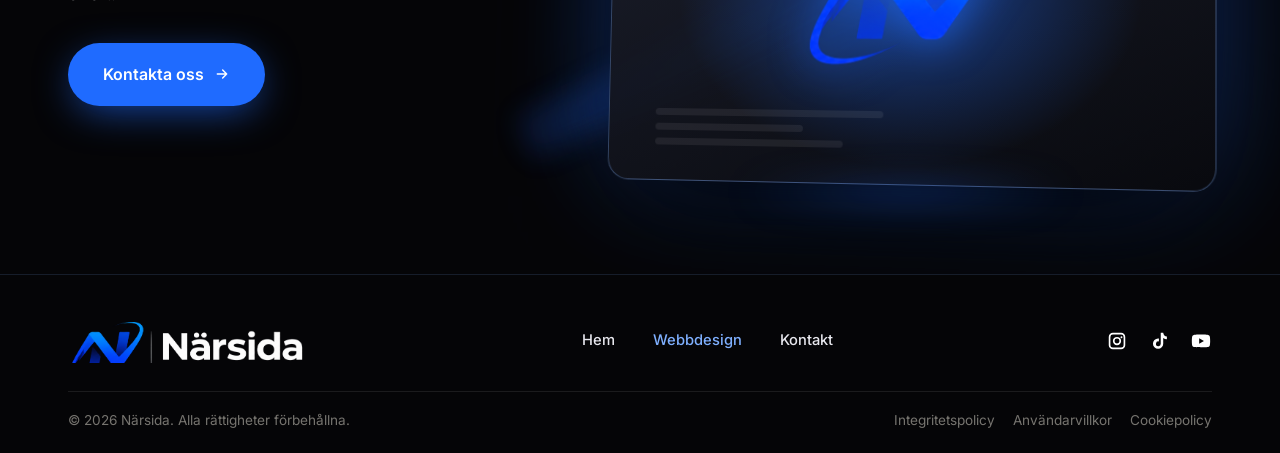
<file: webbdesign/index.html>
<!doctype html>
<html lang="sv">
<head>
  <meta charset="utf-8">
  <meta name="viewport" content="width=device-width, initial-scale=1">
  <title>Närsida</title>
  <link rel="canonical" href="https://närsida.se/webbdesign/">
  <meta property="og:url" content="https://närsida.se/webbdesign/">
  <meta name="description" content="Utforska exempel på hemsidor för restauranger, byggföretag, butiker, sport, skönhet och fler branscher. Hitta inspiration till din egen hemsida.">
  <meta name="theme-color" content="#0b0b0d">
  <meta property="og:title" content="Närsida">
  <meta property="og:description" content="Utforska exempel på hemsidor för restauranger, byggföretag, butiker, sport, skönhet och fler branscher. Hitta inspiration till din egen hemsida.">
  <meta property="og:type" content="website">
  <meta property="og:locale" content="sv_SE">
  <link rel="icon" type="image/png" href="/assets/logo-mark.png">
  <link rel="preconnect" href="https://fonts.googleapis.com">
  <link rel="preconnect" href="https://fonts.gstatic.com" crossorigin>
  <link href="https://fonts.googleapis.com/css2?family=Inter:wght@400;500;600;700;800&family=Manrope:wght@400;500;600;700;800&family=Playfair+Display:ital,wght@0,700;1,500;1,700&family=Fraunces:ital,wght@0,600;0,700;1,600&family=DM+Serif+Display:ital@0;1&family=Cormorant+Garamond:ital,wght@0,600;0,700;1,600&family=Barlow+Condensed:wght@600;700&family=Archivo:wght@800;900&family=Space+Grotesk:wght@500;700&display=swap" rel="stylesheet">
  <link rel="stylesheet" href="/css/style.css">
  <link rel="stylesheet" href="/css/mock.css">
  <script>document.documentElement.classList.add('js')</script>
</head>
<body data-page="webbdesign">
  <a class="skip" href="#main">Hoppa till innehållet</a>
  <div class="bg" aria-hidden="true"></div>
  <div id="site-header"></div>
  <main id="main">
    <section class="phero port-hero">
      <div class="wrap">
        <p class="eyebrow reveal">Exempel på hemsidor</p>
        <h1 class="reveal">Så här kan <em>din hemsida se ut.</em></h1>
        <p class="lead reveal">Bläddra bland exempel för olika branscher och se vad som passar just ditt företag.</p>
      </div>
    </section>
    <section class="section" style="padding-top:20px">
      <div class="wrap">
        <div class="chips" data-filters role="group" aria-label="Filtrera efter bransch"></div>
        <p class="count" data-count aria-live="polite"></p>
        <div class="pgrid" data-showcase></div>
        <p class="disclaimer">Alla exempel är designkoncept för fiktiva företag. Klicka på ett exempel för att se det större.</p>
      </div>
    </section>
    <section class="section">
      <div class="wrap"><div class="imagine" data-imagine></div></div>
    </section>
    <section class="section cta" id="kontakt">
      <div class="wrap cta-grid">
        <div class="reveal">
          <h2>Redo att synas bättre online?</h2>
          <p class="lead">Berätta om ditt företag, så tar vi fram ett förslag och en offert.</p>
          <a class="btn" href="/kontakt/">Kontakta oss <svg viewBox="0 0 24 24" fill="none" stroke="currentColor" stroke-width="2.2" stroke-linecap="round" stroke-linejoin="round"><path d="M5 12h14M13 6l6 6-6 6"/></svg></a>
        </div>
        <div class="win" aria-hidden="true"><div class="win-in"><div class="win-bar"><i></i><i></i><i></i><span>närsida.se</span></div><div class="win-body"><div class="screen-glow"></div><img class="screen-logo" src="/assets/logo-mark.png" alt="" width="430" height="330" style="width:34%"><div class="win-lines"><b></b><b></b><b></b></div></div></div><div class="win-shadow"></div></div>
      </div>
    </section>  </main>
  <div id="site-footer"></div>
  <script src="/js/config.js"></script>
  <script src="/js/layout.js"></script>
  <script src="/js/previews.js"></script>
  <script src="/js/form.js"></script>
  <script src="/js/app.js"></script>

</body>
</html>
</file>
<file: css/style.css>
/* ==========================================================
   Närsida: huvudstilmall (paneler, piller-meny, versalrubriker)
   ========================================================== */
:root{
  --frame:#1a1a1f; --panel:#050507; --panel2:#0d0d12; --surf:#14141a; --surf2:#1c1c24;
  --line:rgba(255,255,255,.09); --line2:rgba(255,255,255,.2);
  --tx:#f5f4f1; --mut:#a4a29d; --dim:#76746f;
  --ac:#1f6bff; --ac2:#0a3fd0; --ac-soft:#7fb0ff; --ok:#7ee2a8; --err:#ff8f85; --warn:#f0c674;
  --r:16px; --ease:cubic-bezier(.2,.7,.2,1);
  --sans:"Inter",system-ui,-apple-system,"Segoe UI",sans-serif;
  --serif:"Playfair Display",Georgia,serif;
}
*{box-sizing:border-box;margin:0;padding:0}
html{scroll-behavior:smooth;overflow-x:clip;-webkit-text-size-adjust:100%}
body{background:var(--frame);color:var(--tx);font-family:var(--sans);line-height:1.6;font-size:17px;overflow-x:clip;animation:pagein .6s var(--ease) backwards;-webkit-font-smoothing:antialiased}
body.leaving{opacity:0;transition:opacity .22s ease}
@keyframes pagein{from{opacity:0}to{opacity:1}}
img,svg{display:block;max-width:100%}
a{color:inherit;text-decoration:none}
ul,ol{list-style:none}
button,input,select,textarea{font:inherit;color:inherit}
button{cursor:pointer}
:focus-visible{outline:2px solid var(--ac-soft);outline-offset:3px;border-radius:6px}
.skip{position:absolute;left:-999px;top:8px;background:#fff;color:#000;padding:10px 16px;border-radius:8px;z-index:200}
.skip:focus{left:8px}
.bg{display:none}

.wrap{width:100%;max-width:1240px;margin:0 auto;padding:0 clamp(20px,4vw,48px)}

/* Paneler: varje sektion är ett stort rundat kort */
main>section{margin:12px;border-radius:clamp(26px,3.4vw,44px);background:var(--panel);position:relative;overflow:hidden}
main>section:nth-of-type(even):not(.hero):not(.phero){background:var(--panel2)}
.section{padding:clamp(64px,8vw,120px) 0}

/* Rubriker i stil: versaler, tät fet sans och kursiv serifrad */
h1,h2,h3{font-weight:800;letter-spacing:-.03em;line-height:1.04}
h1,h2{text-transform:uppercase}
h1{font-size:clamp(2.3rem,6vw,5rem);letter-spacing:-.04em}
h2{font-size:clamp(1.9rem,4.2vw,3.4rem);margin-bottom:20px}
h3{font-size:1.25rem;letter-spacing:-.02em;line-height:1.25}
h1 em,h2 em{display:block;font-family:var(--serif);font-style:italic;font-weight:500;letter-spacing:-.02em}
.eyebrow{font-size:.74rem;letter-spacing:.2em;text-transform:uppercase;color:var(--ac-soft);font-weight:700;margin-bottom:20px;display:flex;align-items:center;gap:12px}
.eyebrow::before{display:none}
.lead{color:var(--mut);font-size:clamp(1.02rem,1.5vw,1.2rem);max-width:640px}
.sec-head{max-width:820px;margin-bottom:clamp(40px,6vw,72px)}
.sec-head.center{margin-inline:auto;text-align:center}
.sec-head.center .eyebrow{justify-content:center}
.sec-head.center .lead{margin-inline:auto}
.big-arrow{width:64px;height:64px;margin:0 auto 26px;color:var(--tx)}
.big-arrow svg{width:100%;height:100%;stroke:currentColor;fill:none;stroke-width:3.5;stroke-linecap:square}

/* Knappar */
.btn{display:inline-flex;align-items:center;justify-content:center;gap:10px;padding:16px 30px;border-radius:999px;background:var(--ac);color:#fff;font-weight:800;font-size:.8rem;letter-spacing:.08em;text-transform:uppercase;border:1px solid transparent;transition:transform .3s var(--ease),box-shadow .3s,background .3s;cursor:pointer}
.btn:hover{transform:translateY(-2px);box-shadow:0 12px 40px -8px rgba(31,107,255,.75);background:#3a80ff}
.btn svg{width:16px;height:16px;transition:transform .3s var(--ease)}
.btn:hover svg{transform:translateX(3px)}
.btn-ghost{background:transparent;color:var(--tx);border-color:var(--line2)}
.btn-ghost:hover{background:rgba(255,255,255,.07);border-color:rgba(255,255,255,.45);box-shadow:none}
.btn-white{background:#fff;color:#000}
.btn-white:hover{background:#eee;box-shadow:0 12px 40px -8px rgba(255,255,255,.35)}
.btn-sm{padding:12px 20px;font-size:.7rem}
.btn[disabled]{opacity:.6;pointer-events:none}

/* Svävande pillermeny */
.hdr{position:fixed;top:24px;left:50%;transform:translateX(-50%);width:min(1240px,calc(100% - 48px));z-index:100}
.hdr-in{display:flex;align-items:center;justify-content:space-between;height:68px;gap:20px;padding:0 14px 0 26px;background:rgba(0,0,0,.86);border:1px solid var(--line);border-radius:22px;backdrop-filter:blur(16px);-webkit-backdrop-filter:blur(16px);transition:box-shadow .3s,background .3s}
.hdr.scrolled .hdr-in{background:rgba(0,0,0,.94);box-shadow:0 18px 50px rgba(0,0,0,.55)}
.logo{display:inline-flex;align-items:center}
.logo img{height:40px;width:auto;display:block}
.ftr .logo img{height:84px}
.nav{display:flex;gap:4px;margin-left:auto}
.nav a{padding:9px 16px;border-radius:999px;color:var(--mut);font-size:.82rem;font-weight:700;letter-spacing:.04em;text-transform:uppercase;transition:color .25s,background .25s}
.nav a:hover,.nav a[aria-current=page]{color:#fff;background:rgba(255,255,255,.09)}
.burger{display:none;width:44px;height:44px;background:none;border:1px solid var(--line2);border-radius:14px;position:relative}
.burger span{position:absolute;left:13px;right:13px;height:1.5px;background:var(--tx);transition:.3s var(--ease)}
.burger span:nth-child(1){top:18px}.burger span:nth-child(2){top:25px}
.burger[aria-expanded=true] span:nth-child(1){top:21.5px;transform:rotate(45deg)}
.burger[aria-expanded=true] span:nth-child(2){top:21.5px;transform:rotate(-45deg)}
.mnav{display:none}

/* Hero: svart panel med prickar, rubrik och rullande rad med exempel */
.hero{padding:clamp(130px,15vw,190px) 0 0;text-align:center;background:var(--panel)}
.hero::before{content:"";position:absolute;inset:0;background-image:radial-gradient(rgba(255,255,255,.16) 1px,transparent 1.3px);background-size:24px 24px;-webkit-mask-image:linear-gradient(180deg,#000 0,transparent 75%);mask-image:linear-gradient(180deg,#000 0,transparent 75%);pointer-events:none}
.hero::after{content:"";position:absolute;left:50%;top:-30%;width:900px;height:700px;transform:translateX(-50%);background:radial-gradient(ellipse,rgba(31,107,255,.28),transparent 65%);pointer-events:none}
.hero .wrap{position:relative;z-index:2}
.hero h1{max-width:1000px;margin:0 auto 26px}
.hero .lead{margin:0 auto 34px}
.cta-row{display:flex;gap:14px;flex-wrap:wrap;justify-content:center}
.hero-note{margin:30px auto 0;color:var(--dim);font-size:.85rem;display:inline-flex;gap:10px;align-items:center;font-weight:600}
.hero-note::before{content:"";width:7px;height:7px;border-radius:50%;background:var(--ok);box-shadow:0 0 12px var(--ok)}
.ribbon-wrap{position:relative;z-index:2;margin-top:clamp(40px,6vw,70px);padding-bottom:clamp(40px,5vw,64px);overflow:hidden;-webkit-mask-image:linear-gradient(90deg,transparent,#000 12%,#000 88%,transparent);mask-image:linear-gradient(90deg,transparent,#000 12%,#000 88%,transparent);perspective:1400px}
.ribbon{display:flex;gap:26px;width:max-content;animation:rib 70s linear infinite}
.ribbon-wrap:hover .ribbon{animation-play-state:paused}
.rb{width:clamp(300px,32vw,430px);flex:none;transform:rotateY(var(--ry,0deg)) rotate(var(--rz,0deg));transform-style:preserve-3d;filter:drop-shadow(0 26px 36px rgba(0,0,0,.6))}
.rb:nth-child(4n+1){--ry:14deg;--rz:-2deg}.rb:nth-child(4n+2){--ry:-8deg;--rz:1.5deg;margin-top:26px}.rb:nth-child(4n+3){--ry:10deg;--rz:-1deg}.rb:nth-child(4n){--ry:-14deg;--rz:2deg;margin-top:18px}
@keyframes rib{to{transform:translateX(-50%)}}

/* Webbläsarram */
.bframe{border-radius:12px;overflow:hidden;background:#1a1a1f;border:1px solid rgba(255,255,255,.12)}
.bbar{height:30px;display:flex;align-items:center;gap:6px;padding:0 12px;background:#222228;border-bottom:1px solid rgba(255,255,255,.06)}
.bbar i{width:9px;height:9px;border-radius:50%;background:#3a3a42;flex:none}
.bbar i:nth-child(1){background:#ff6b63}.bbar i:nth-child(2){background:#f6c04c}.bbar i:nth-child(3){background:#5ccf6e}
.burl{flex:1;max-width:58%;margin:0 auto;height:18px;border-radius:5px;background:#131316;font-size:10px;line-height:18px;color:#86827b;text-align:center;overflow:hidden;white-space:nowrap}
.bview{position:relative;overflow:hidden;aspect-ratio:1000/640;background:#000}
.bview .msizer{position:relative;width:100%;height:100%}
.bview.scroll{aspect-ratio:auto;height:min(68vh,640px);overflow-y:auto;overflow-x:hidden;scrollbar-width:thin}
.bview.scroll .msizer{height:auto}

/* Galleri och förhandsvisningskort */
.pgrid{display:grid;grid-template-columns:repeat(3,minmax(0,1fr));gap:clamp(18px,2.4vw,32px)}
.pcard{position:relative;display:flex;flex-direction:column;justify-content:flex-start;align-items:stretch;text-align:left;background:none;border:0;color:inherit;perspective:1100px}
.pcard-in{position:relative;transition:transform .35s var(--ease);transform:rotateX(calc(var(--ty,0)*1deg)) rotateY(calc(var(--tx,0)*1deg));transform-style:preserve-3d}
.pcard .bframe{transition:box-shadow .4s,border-color .4s}
.pcard:hover .bframe,.pcard:focus-visible .bframe{border-color:rgba(127,176,255,.5);box-shadow:0 30px 60px -20px rgba(0,0,0,.85),0 0 0 1px rgba(31,107,255,.35)}
.pover{position:absolute;right:12px;bottom:12px;opacity:0;transition:opacity .35s;pointer-events:none;z-index:3}
.pover span{display:block;padding:10px 18px;border-radius:999px;background:#fff;color:#000;font-weight:800;font-size:.68rem;letter-spacing:.08em;text-transform:uppercase;transform:translateY(8px);transition:transform .35s var(--ease)}
.pcard:hover .pover,.pcard:focus-visible .pover{opacity:1}
.pcard:hover .pover span,.pcard:focus-visible .pover span{transform:none}
.pmeta{display:flex;align-items:center;justify-content:space-between;gap:12px;padding:18px 4px 0}
.pmeta h3{font-size:1.05rem}
.pmeta p{color:var(--dim);font-size:.85rem}
.tag{font-size:.66rem;letter-spacing:.12em;text-transform:uppercase;color:var(--mut);border:1px solid var(--line2);padding:4px 10px;border-radius:999px;white-space:nowrap;font-weight:700}
.center-cta{display:flex;justify-content:center;margin-top:clamp(36px,5vw,60px)}
.disclaimer{color:var(--dim);font-size:.85rem;text-align:center;margin-top:28px}

.chips{display:flex;flex-wrap:wrap;gap:10px;margin-bottom:clamp(32px,4vw,52px)}
.chip{padding:10px 20px;border-radius:999px;border:1px solid var(--line2);background:transparent;color:var(--mut);font-weight:700;font-size:.78rem;letter-spacing:.04em;text-transform:uppercase;transition:.25s}
.chip:hover{color:var(--tx);border-color:rgba(255,255,255,.45)}
.chip[aria-pressed=true]{background:var(--ac);color:#fff;border-color:var(--ac)}
.count{color:var(--dim);font-size:.85rem;margin:-24px 0 28px}
.pcard.hide{display:none}
.pcard.show{animation:cardin .5s var(--ease) both}
@keyframes cardin{from{opacity:0;transform:translateY(16px) scale(.98)}to{opacity:1;transform:none}}

/* Modal */
.pmodal{border:0;background:transparent;color:var(--tx);width:min(1120px,94vw);max-width:none;max-height:96vh;margin:auto;overflow:visible}
.pmodal::backdrop{background:rgba(5,5,7,.86);backdrop-filter:blur(8px)}
.pmodal[open]{animation:modalin .4s var(--ease)}
@keyframes modalin{from{opacity:0;transform:translateY(24px) scale(.97)}}
.pm-top{display:flex;align-items:flex-end;justify-content:space-between;gap:20px;margin-bottom:18px;flex-wrap:wrap}
.pm-top h3{font-size:1.5rem}
.pm-top p{color:var(--mut);font-size:.95rem;margin-top:4px}
.pm-feats{display:flex;gap:8px;flex-wrap:wrap;margin-top:12px}
.pm-actions{display:flex;gap:10px;align-items:center}
.icon-btn{width:44px;height:44px;border-radius:50%;border:1px solid var(--line2);background:rgba(255,255,255,.05);display:grid;place-items:center;transition:.25s}
.icon-btn:hover{background:rgba(255,255,255,.14)}
.icon-btn svg{width:18px;height:18px}
.pmodal .bframe{box-shadow:0 40px 100px -20px #000}
.pm-foot{display:flex;justify-content:space-between;gap:16px;align-items:center;margin-top:20px;flex-wrap:wrap}
.pm-foot small{color:var(--dim)}

/* Föreställ dig ditt företag */
.imagine{display:grid;grid-template-columns:minmax(0,.8fr) minmax(0,1.2fr);gap:clamp(28px,5vw,72px);align-items:center}
.imagine .chips{margin:28px 0 22px}
.imagine h2 em{display:inline}
.field{display:grid;gap:8px;margin-bottom:22px}
.field label,.flabel{font-size:.78rem;font-weight:700;color:var(--mut);letter-spacing:.04em}
.input,.select,.textarea{width:100%;background:var(--surf);border:1px solid var(--line2);border-radius:12px;padding:14px 16px;transition:border-color .25s,box-shadow .25s,background .25s}
.input:hover,.select:hover,.textarea:hover{border-color:rgba(255,255,255,.32)}
.input:focus,.select:focus,.textarea:focus{outline:0;border-color:var(--ac);box-shadow:0 0 0 4px rgba(31,107,255,.2)}
.textarea{min-height:130px;resize:vertical}
.select{appearance:none;background-image:url("data:image/svg+xml,%3Csvg xmlns='http://www.w3.org/2000/svg' width='12' height='8' fill='none' stroke='%23a29d95' stroke-width='1.6'%3E%3Cpath d='m1 1 5 5 5-5'/%3E%3C/svg%3E");background-repeat:no-repeat;background-position:right 16px center;padding-right:42px}
.select option{background:#151518}
.imagine-stage{perspective:1400px}
.imagine-stage .tilt{transition:transform .35s var(--ease);transform:rotateX(calc(var(--ty,0)*1deg)) rotateY(calc(var(--tx,0)*1deg));filter:drop-shadow(0 40px 60px rgba(0,0,0,.6))}
.imagine-note{margin-top:18px;display:flex;justify-content:space-between;gap:12px;flex-wrap:wrap;align-items:center;color:var(--dim);font-size:.88rem}

/* Varför: stora kort */
.why-grid{display:grid;grid-template-columns:repeat(3,minmax(0,1fr));gap:16px}
.why{background:linear-gradient(160deg,var(--surf2),var(--surf));border:1px solid var(--line);border-radius:28px;padding:clamp(26px,3vw,40px);position:relative;overflow:hidden;transition:transform .4s var(--ease),border-color .4s}
.why::after{content:"";position:absolute;right:-60px;top:-60px;width:180px;height:180px;border-radius:50%;background:radial-gradient(circle,rgba(31,107,255,.28),transparent 70%);opacity:0;transition:opacity .5s}
.why:hover{transform:translateY(-4px);border-color:rgba(127,176,255,.4)}
.why:hover::after{opacity:1}
.why .ico{width:48px;height:48px;border:1px solid var(--line2);border-radius:14px;display:grid;place-items:center;margin-bottom:28px;color:var(--ac-soft)}
.why .ico svg{width:22px;height:22px;stroke:currentColor;fill:none;stroke-width:1.5;stroke-linecap:round;stroke-linejoin:round}
.why h3{margin-bottom:10px;text-transform:uppercase;letter-spacing:-.01em;font-size:1.1rem}
.why p{color:var(--mut);font-size:.96rem}

/* Lösningar */
.svc{border-top:1px solid var(--line)}
.svc-row{display:grid;grid-template-columns:70px minmax(0,1fr) minmax(0,1.2fr);gap:24px;align-items:baseline;padding:clamp(24px,3vw,38px) 0;border-bottom:1px solid var(--line);transition:padding .4s var(--ease),background .4s}
.svc-row:hover{padding-left:16px;background:linear-gradient(90deg,rgba(31,107,255,.1),transparent)}
.svc-row .n{color:var(--ac-soft);font-weight:800;font-size:.85rem;letter-spacing:.1em}
.svc-row h3{font-size:clamp(1.2rem,2.2vw,1.7rem);text-transform:uppercase}
.svc-row p{color:var(--mut)}

/* Paket */
.pk-grid{display:grid;grid-template-columns:repeat(3,minmax(0,1fr));gap:16px;align-items:stretch}
.pk{background:linear-gradient(160deg,var(--surf2),var(--surf));border:1px solid var(--line);border-radius:28px;padding:clamp(28px,3vw,42px);display:flex;flex-direction:column;gap:18px;transition:border-color .4s,transform .4s var(--ease)}
.pk:hover{border-color:var(--line2);transform:translateY(-4px)}
.pk .tag{align-self:flex-start}
.pk h3{font-size:1.8rem;text-transform:uppercase}
.pk p{color:var(--mut);flex:1}
.pk.featured{background:linear-gradient(170deg,var(--ac),var(--ac2));border-color:rgba(255,255,255,.25)}
.pk.featured p{color:rgba(255,255,255,.85)}
.pk.featured .tag{color:#fff;border-color:rgba(255,255,255,.5)}
.pk.featured .btn{background:#fff;color:#000}
.pk .btn{margin-top:10px}

/* FAQ */
.faq{max-width:900px;margin:0 auto}
.faq details{border-top:1px solid var(--line);padding:0}
.faq details:last-child{border-bottom:1px solid var(--line)}
.faq summary{list-style:none;cursor:pointer;display:flex;justify-content:space-between;gap:20px;align-items:center;padding:26px 0;font-weight:800;font-size:clamp(1.05rem,1.8vw,1.3rem);letter-spacing:-.02em;text-transform:uppercase}
.faq summary::-webkit-details-marker{display:none}
.faq summary::after{content:"";flex:none;width:36px;height:36px;border-radius:50%;border:1px solid var(--line2);background:linear-gradient(var(--tx),var(--tx)) center/12px 1.5px no-repeat,linear-gradient(var(--tx),var(--tx)) center/1.5px 12px no-repeat;transition:transform .35s var(--ease),background-color .3s}
.faq details[open] summary::after{transform:rotate(45deg);background-color:var(--ac);border-color:var(--ac)}
.faq details p{color:var(--mut);padding:0 56px 28px 0;max-width:720px}

/* Kontakt */
.contact-grid{display:grid;grid-template-columns:minmax(0,.85fr) minmax(0,1.15fr);gap:clamp(32px,6vw,90px);align-items:start}
.cinfo{margin-top:36px;display:grid;gap:18px}
.cinfo div{display:grid;gap:2px}
.cinfo small{color:var(--ac-soft);letter-spacing:.14em;text-transform:uppercase;font-size:.7rem;font-weight:800}
.cinfo span{color:var(--mut)}
.formcard{background:var(--surf);border:1px solid var(--line);border-radius:28px;padding:clamp(24px,3.5vw,44px)}
.frow{display:grid;grid-template-columns:1fr 1fr;gap:0 18px}
.req{color:var(--ac-soft)}
.seg{display:flex;gap:10px}
.seg label{flex:1;position:relative}
.seg input{position:absolute;opacity:0;inset:0}
.seg span{display:block;text-align:center;padding:13px;border-radius:12px;border:1px solid var(--line2);background:var(--surf2);font-weight:700;color:var(--mut);transition:.25s;cursor:pointer}
.seg input:checked+span{background:var(--ac);color:#fff;border-color:var(--ac)}
.seg input:focus-visible+span{outline:2px solid var(--ac-soft);outline-offset:3px}
.check{display:flex;gap:14px;align-items:flex-start;cursor:pointer;color:var(--mut);font-size:.92rem;line-height:1.5}
.check input{appearance:none;flex:none;width:22px;height:22px;border:1px solid var(--line2);border-radius:6px;background:var(--surf2);margin-top:1px;display:grid;place-items:center;transition:.2s}
.check input:checked{background:var(--ac);border-color:var(--ac)}
.check input:checked::after{content:"";width:6px;height:11px;border:solid #fff;border-width:0 2px 2px 0;transform:rotate(45deg) translate(-1px,-1px)}
.err{display:none;color:var(--err);font-size:.82rem;font-weight:600}
.invalid .err{display:block}
.invalid .input,.invalid .select,.invalid .textarea,.invalid .seg span{border-color:var(--err)}
.valid .input,.valid .select,.valid .textarea{border-color:rgba(126,226,168,.55)}
.hp{position:absolute;left:-9999px;height:0;overflow:hidden}
.fstatus{margin-top:20px;padding:16px 18px;border-radius:12px;font-size:.92rem;display:none;line-height:1.5}
.fstatus.show{display:block}
.fstatus.warn{background:rgba(240,198,116,.1);border:1px solid rgba(240,198,116,.4);color:var(--warn)}
.fstatus.bad{background:rgba(255,143,133,.1);border:1px solid rgba(255,143,133,.4);color:var(--err)}
.fstatus a{text-decoration:underline}
.success{text-align:center;padding:clamp(20px,4vw,48px) 10px;animation:cardin .6s var(--ease)}
.success .tick{width:64px;height:64px;border-radius:50%;border:1px solid rgba(126,226,168,.5);display:grid;place-items:center;margin:0 auto 24px;color:var(--ok);box-shadow:0 0 40px rgba(126,226,168,.2)}
.success .tick svg{width:28px;height:28px;stroke:currentColor;fill:none;stroke-width:2;stroke-linecap:round;stroke-linejoin:round}
.success h3{font-size:1.6rem;margin-bottom:12px;text-transform:uppercase}
.success p{color:var(--mut);max-width:420px;margin:0 auto}
main>section.blue{background:radial-gradient(ellipse at 20% 0%,rgba(255,255,255,.18),transparent 55%),linear-gradient(160deg,#1f6bff,#0a2f9e)}
.blue .eyebrow{color:#fff}
.blue .lead,.blue .cinfo span{color:rgba(255,255,255,.85)}
.blue .cinfo small{color:#fff}
.blue .formcard{background:rgba(5,5,7,.92);border-color:rgba(255,255,255,.14)}

/* Innersidor */
.phero{padding:clamp(130px,15vw,190px) 0 clamp(50px,6vw,80px)!important}
.phero h1{font-size:clamp(2.2rem,5.2vw,4.4rem);max-width:980px;margin-bottom:22px}
.phero::before{content:"";position:absolute;inset:0;background-image:radial-gradient(rgba(255,255,255,.14) 1px,transparent 1.3px);background-size:24px 24px;-webkit-mask-image:linear-gradient(180deg,#000 0,transparent 80%);mask-image:linear-gradient(180deg,#000 0,transparent 80%);pointer-events:none}
.phero .wrap{position:relative}
.legal{max-width:780px}
.legal h2{font-size:1.4rem;margin:48px 0 14px;letter-spacing:-.02em}
.legal p,.legal li{color:var(--mut);margin-bottom:14px}
.legal ul{list-style:disc;padding-left:22px}
.legal a{color:var(--ac-soft);text-decoration:underline}
.draft{border:1px solid rgba(240,198,116,.4);background:rgba(240,198,116,.08);color:var(--warn);padding:16px 20px;border-radius:12px;font-size:.92rem;margin-bottom:30px}
.plc{background:rgba(240,198,116,.14);color:var(--warn);padding:1px 6px;border-radius:4px;font-weight:600;white-space:nowrap}
.band{border:1px solid var(--line);border-radius:28px;padding:clamp(36px,6vw,80px);text-align:center;background:radial-gradient(ellipse at 50% 0%,rgba(31,107,255,.25),transparent 60%),var(--surf)}
.band h2{max-width:760px;margin-inline:auto}
.band .lead{margin:0 auto 32px}

/* Sidfot */
main+#site-footer{display:block}
.ftr{margin:12px;border-radius:clamp(26px,3.4vw,44px);background:var(--panel);padding:clamp(48px,6vw,80px) 0 32px}
.ftr-grid{display:grid;grid-template-columns:1.4fr 1fr 1fr 1fr;gap:40px}
.ftr p{color:var(--mut);font-size:.92rem;max-width:340px;margin-top:16px}
.ftr h4{font-size:.72rem;letter-spacing:.18em;text-transform:uppercase;color:var(--ac-soft);margin-bottom:18px;font-weight:800}
.ftr li{margin-bottom:10px;color:var(--mut);font-size:.94rem}
.ftr a:hover{color:#fff}
.ftr-bot{display:flex;justify-content:space-between;gap:16px;flex-wrap:wrap;margin-top:56px;padding-top:24px;border-top:1px solid var(--line);color:var(--dim);font-size:.85rem}

.js .reveal{opacity:0;transform:translateY(26px);transition:opacity .9s var(--ease),transform .9s var(--ease)}
.js .reveal.in{opacity:1;transform:none}

@media (max-width:1000px){
  .imagine,.contact-grid{grid-template-columns:1fr}
  .pgrid,.why-grid,.pk-grid{grid-template-columns:repeat(2,minmax(0,1fr))}
  .pk-grid .featured{order:-1;grid-column:1/-1}
  .ftr-grid{grid-template-columns:1fr 1fr}
}
@media (max-width:820px){
  .nav,.hdr-cta{display:none}
  .burger{display:block}
  .hdr{top:14px;width:calc(100% - 24px)}
  .hdr-in{height:62px;padding:0 10px 0 18px}
  .logo img{height:34px}
  .mnav{display:flex;flex-direction:column;position:fixed;inset:88px 12px auto 12px;z-index:99;background:rgba(0,0,0,.97);backdrop-filter:blur(18px);border:1px solid var(--line);border-radius:24px;padding:12px 24px 24px;gap:0;transform:translateY(-12px);opacity:0;visibility:hidden;transition:.35s var(--ease)}
  .mnav.open{transform:none;opacity:1;visibility:visible}
  .mnav a{padding:18px 0;border-bottom:1px solid var(--line);font-size:1.15rem;font-weight:800;letter-spacing:-.01em;text-transform:uppercase}
  .mnav .btn{margin-top:22px;font-size:.8rem;padding:18px;border-bottom:0}
  body.menu-open{overflow:hidden}
}
@media (max-width:700px){
  body{font-size:16px}
  main>section{margin:8px}
  .pgrid,.why-grid,.pk-grid,.frow{grid-template-columns:1fr}
  .svc-row{grid-template-columns:44px 1fr;gap:6px 14px}
  .svc-row p{grid-column:2}
  .ftr-grid{grid-template-columns:1fr}
  .cta-row .btn{flex:1}
  .pm-top{align-items:flex-start}
  .seg{flex-direction:column}
  .faq details p{padding-right:0}
  .bview.scroll{height:60vh}
}
@media (prefers-reduced-motion:reduce){
  *,*::before,*::after{animation:none!important;transition:none!important}
  html{scroll-behavior:auto}
  .js .reveal{opacity:1;transform:none}
}


/* Portfolio karusell */
.port{background:#07070b !important}
.port::before{content:"";position:absolute;inset:0;background:url(/assets/swoosh.svg) right top/auto 70% no-repeat;opacity:.9;pointer-events:none}
.port .wrap{position:relative}
.port-head{display:flex;justify-content:space-between;align-items:flex-start;gap:24px;margin-bottom:clamp(34px,5vw,60px)}
.port-eye{display:flex;align-items:center;gap:12px;color:var(--ac-soft);font-weight:600;font-size:.95rem;margin-bottom:20px}
.port-eye i{display:none}
.port h2{text-transform:none;letter-spacing:-.025em;font-size:clamp(2rem,4.4vw,3.2rem);max-width:520px;margin-bottom:18px}
.port .lead{max-width:470px;color:#e8e8ee}
.port .btn,.cta .btn{text-transform:none;letter-spacing:0;font-size:1rem;font-weight:600;padding:16px 30px}
.port .btn-ghost{padding:18px 34px;border-color:rgba(255,255,255,.5);border-radius:999px;flex:none;margin-top:6px;background:rgba(0,0,0,.25)}
.car{position:relative;padding:0}
.car-view{overflow:visible;perspective:1400px}
.car-track{display:flex;gap:clamp(14px,2.4vw,34px);transition:transform .6s var(--ease)}
.slide{flex:0 0 calc((100% - 2*clamp(14px,2.4vw,34px))/3);min-width:0;transition:transform .6s var(--ease),opacity .5s;transform-style:preserve-3d}
.slide.l{transform:rotateY(10deg) rotateZ(-.8deg)}
.slide.r{transform:rotateY(-10deg) rotateZ(.8deg)}
.slide.m{transform:translateY(-6px) scale(1.02)}
.slide[aria-hidden="true"]{opacity:0;pointer-events:none}
.slide .pcard{width:100%}
.slide .bframe{border-radius:16px;box-shadow:0 30px 60px -22px #000,0 0 0 1px rgba(127,176,255,.12)}
.car-view{overflow:hidden;padding:20px 0 30px;margin:-20px 0 -30px}
.car-btn{position:absolute;top:42%;z-index:3;width:46px;height:46px;border-radius:50%;background:rgba(10,10,16,.85);border:1px solid rgba(255,255,255,.28);display:grid;place-items:center;color:#fff;backdrop-filter:blur(6px);transition:background .25s,border-color .25s}
.car-btn:hover{background:var(--ac);border-color:var(--ac)}
.car-btn svg{width:20px;height:20px}
.car-btn.prev{left:-22px}.car-btn.next{right:-22px}
.car-dots{display:flex;justify-content:center;gap:10px;margin-top:34px}
.car-dots button{width:10px;height:10px;border-radius:50%;background:rgba(255,255,255,.3);border:0;padding:0;transition:width .3s,background .3s}
.car-dots button[aria-current="true"]{width:26px;border-radius:6px;background:var(--ac)}

/* CTA med laptop */
.cta{background:#06060a !important;padding:clamp(56px,7vw,110px) 0 !important}
.cta::before{content:"";position:absolute;inset:0 0 0 35%;background:url(/assets/swoosh.svg) center/cover no-repeat;opacity:.85;pointer-events:none;-webkit-mask-image:radial-gradient(70% 90% at 60% 50%,#000 40%,transparent 100%);mask-image:radial-gradient(70% 90% at 60% 50%,#000 40%,transparent 100%)}
.cta-grid{position:relative;display:grid;grid-template-columns:minmax(0,.9fr) minmax(0,1.1fr);gap:30px;align-items:center}
.cta h2{text-transform:none;letter-spacing:-.025em;font-size:clamp(2.1rem,4.4vw,3.4rem);max-width:520px}
.cta .lead{color:#fff;margin-bottom:34px;font-size:1.1rem}
.cta .btn{padding:18px 34px;box-shadow:0 10px 40px -8px rgba(31,107,255,.7)}
.win{position:relative;width:100%;max-width:640px;margin-left:auto;perspective:1800px}
.win-in{position:relative;border-radius:22px;background:linear-gradient(160deg,rgba(32,36,52,.92),rgba(8,9,14,.96));border:1px solid rgba(127,176,255,.35);box-shadow:0 50px 100px -30px #000,0 0 120px -20px rgba(31,107,255,.65),inset 0 1px 0 rgba(255,255,255,.18);transform:rotateY(-10deg) rotateX(4deg);animation:winfloat 7s ease-in-out infinite;overflow:hidden}
@keyframes winfloat{0%,100%{transform:rotateY(-10deg) rotateX(4deg) translateY(0)}50%{transform:rotateY(-5deg) rotateX(2deg) translateY(-12px)}}
.win-bar{display:flex;align-items:center;gap:8px;padding:14px 18px;border-bottom:1px solid rgba(255,255,255,.08)}
.win-bar i{width:11px;height:11px;border-radius:50%;background:#3a3d4a}
.win-bar i:nth-child(1){background:#ff5f57}.win-bar i:nth-child(2){background:#febc2e}.win-bar i:nth-child(3){background:#28c840}
.win-bar span{margin:0 auto;transform:translateX(-24px);font-size:.78rem;color:#9a9db0;background:rgba(255,255,255,.06);padding:5px 40px;border-radius:999px}
.win-body{position:relative;aspect-ratio:16/10;display:grid;place-items:center;overflow:hidden}
.screen-glow{position:absolute;inset:0;background:radial-gradient(55% 65% at 50% 50%,rgba(31,107,255,.5),transparent 70%);animation:glow 4s ease-in-out infinite}
.screen-logo{position:relative;width:62%;height:auto;animation:logofloat 5s ease-in-out infinite;filter:drop-shadow(0 0 20px rgba(31,107,255,.8))}
.win-lines{position:absolute;left:8%;right:8%;bottom:9%;display:grid;gap:8px;opacity:.5}
.win-lines b{display:block;height:7px;border-radius:4px;background:rgba(255,255,255,.14)}
.win-lines b:nth-child(1){width:46%}.win-lines b:nth-child(2){width:30%}.win-lines b:nth-child(3){width:38%}
@keyframes logofloat{0%,100%{transform:translate3d(0,0,0) rotate(0)}25%{transform:translate3d(10px,-8px,0) rotate(-1.5deg)}50%{transform:translate3d(0,-16px,0) rotate(0)}75%{transform:translate3d(-10px,-5px,0) rotate(1.5deg)}}
@keyframes glow{0%,100%{opacity:.6}50%{opacity:1}}
.win-shadow{position:absolute;left:10%;right:10%;bottom:-6%;height:8%;background:radial-gradient(50% 50% at 50% 50%,rgba(31,107,255,.55),transparent 70%);filter:blur(18px)}
/* Ny sidfot */
.ftr{padding:clamp(28px,4vw,44px) 0 22px}
.ftr-main{display:flex;align-items:center;justify-content:space-between;gap:24px;flex-wrap:wrap}
.ftr .logo img{height:44px}
.ftr-nav{display:flex;gap:clamp(18px,3vw,38px);flex-wrap:wrap}
.ftr-nav a{color:#e8e8ee;font-size:.92rem;font-weight:500}
.ftr-nav a[aria-current="page"]{color:var(--ac-soft)}
.ftr-soc{display:flex;gap:20px}
.ftr-soc a{color:#fff;display:grid;place-items:center;transition:color .25s,transform .25s}
.ftr-soc a:hover{color:var(--ac-soft);transform:translateY(-2px)}
.ftr-soc svg{width:22px;height:22px}
.ftr-bot{margin-top:28px;padding-top:18px}
.ftr-legal{display:flex;gap:18px;flex-wrap:wrap}
@media(max-width:820px){
  .cta-grid{grid-template-columns:minmax(0,1fr)}`n  .win-in{transform:none !important;animation:none}
  .win{margin:10px auto 0}
  .port-head{flex-direction:column}
  .car-btn.prev{left:-6px}.car-btn.next{right:-6px}
  .slide{flex-basis:calc((100% - clamp(14px,2.4vw,34px))/2)}
  .slide.m{transform:none}
}
@media(max-width:1000px){.slide{flex-basis:calc((100% - clamp(14px,2.4vw,34px))/2)}}
@media(max-width:700px){
  .slide{flex-basis:100%}
  .slide.l,.slide.r{transform:none}
  .ftr-main{flex-direction:column;align-items:flex-start}
}
@media(prefers-reduced-motion:reduce){.screen-logo,.screen-glow,.win-in{animation:none}}

/* En sammanhållen sida: inga paneler, en röd tråd genom allt */
body{background:#050507}
body::before{content:"";position:fixed;inset:0;z-index:0;pointer-events:none;background-image:radial-gradient(rgba(255,255,255,.09) 1px,transparent 1.3px);background-size:26px 26px;-webkit-mask-image:radial-gradient(120% 90% at 50% 40%,#000 30%,transparent 100%);mask-image:radial-gradient(120% 90% at 50% 40%,#000 30%,transparent 100%)}
main>section,main>section:nth-of-type(even):not(.hero):not(.phero),.hero,.port,.cta,.section.blue{margin:0 !important;border-radius:0 !important;background:transparent !important}
main{position:relative;z-index:1}
.ftr{margin:0;border-radius:0;background:transparent;border-top:1px solid rgba(127,176,255,.14);position:relative;z-index:1}
#site-footer{position:relative;z-index:1}
.section{padding:clamp(72px,9vw,130px) 0}
.thread{position:fixed;left:clamp(6px,2vw,30px);top:0;bottom:0;width:36px;z-index:0;pointer-events:none;perspective:600px}
.t-line,.t-fill{position:absolute;left:50%;top:0;width:2px;transform:translateX(-50%);border-radius:2px}
.t-line{bottom:0;background:linear-gradient(180deg,transparent,rgba(255,255,255,.1) 15%,rgba(255,255,255,.1) 85%,transparent)}
.t-fill{height:var(--p,0%);background:linear-gradient(180deg,transparent,#1f6bff 40%,#7fb0ff);box-shadow:0 0 14px rgba(31,107,255,.9)}
.t-cube{position:absolute;left:50%;top:var(--y,12%);width:26px;height:26px;margin:-13px 0 0 -13px;transform-style:preserve-3d;transform:rotateX(var(--rx,20deg)) rotateY(var(--ry,30deg));filter:drop-shadow(0 0 10px rgba(31,107,255,.9))}
.t-cube b{position:absolute;inset:0;border:1.5px solid #7fb0ff;background:rgba(31,107,255,.22);backdrop-filter:blur(1px)}
.t-cube b:nth-child(1){transform:translateZ(13px)}
.t-cube b:nth-child(2){transform:rotateY(180deg) translateZ(13px)}
.t-cube b:nth-child(3){transform:rotateY(90deg) translateZ(13px)}
.t-cube b:nth-child(4){transform:rotateY(-90deg) translateZ(13px)}
.t-cube b:nth-child(5){transform:rotateX(90deg) translateZ(13px)}
.t-cube b:nth-child(6){transform:rotateX(-90deg) translateZ(13px)}
@media(max-width:700px){.thread{width:20px;left:2px}.t-cube{width:16px;height:16px;margin:-8px 0 0 -8px}.t-cube b:nth-child(1){transform:translateZ(8px)}.t-cube b:nth-child(2){transform:rotateY(180deg) translateZ(8px)}.t-cube b:nth-child(3){transform:rotateY(90deg) translateZ(8px)}.t-cube b:nth-child(4){transform:rotateY(-90deg) translateZ(8px)}.t-cube b:nth-child(5){transform:rotateX(90deg) translateZ(8px)}.t-cube b:nth-child(6){transform:rotateX(-90deg) translateZ(8px)}}
@media(prefers-reduced-motion:reduce){.t-cube{transition:none}}

/* Tråden: N-loggan snurrar nedåt */
.thread{width:56px;left:clamp(0px,1.4vw,24px)}
.t-cube{width:42px;height:32px;margin:-16px 0 0 -21px;filter:drop-shadow(0 0 12px rgba(31,107,255,.95))}
.t-cube img{position:absolute;inset:0;width:100%;height:100%;object-fit:contain;backface-visibility:hidden;-webkit-backface-visibility:hidden}
.t-cube img.bk{transform:rotateY(180deg)}
@media(max-width:700px){.thread{width:34px;left:0}.t-cube{width:28px;height:22px;margin:-11px 0 0 -14px}}
.t-cube{width:52px;height:40px;margin:-20px 0 0 -26px}
@media(max-width:700px){.t-cube{width:34px;height:26px;margin:-13px 0 0 -17px}}

/* Ny tråd: platt, utan 3D */
.t-cube{display:none}
.thread{width:48px;left:clamp(0px,1.4vw,22px);perspective:none}
.t-nodes{position:absolute;inset:0}
.t-node{position:absolute;left:50%;width:11px;height:11px;margin:-5.5px 0 0 -5.5px;border-radius:50%;background:#050507;border:2px solid rgba(255,255,255,.22);transition:background .4s,border-color .4s,box-shadow .4s}
.t-node.on{background:#1f6bff;border-color:#7fb0ff;box-shadow:0 0 12px rgba(31,107,255,.95)}
.t-badge{position:absolute;left:50%;top:var(--y,8%);width:38px;height:38px;margin:-19px 0 0 -19px;border-radius:50%;background:radial-gradient(circle at 35% 30%,#14264d,#070912);border:1.5px solid #4f8cff;box-shadow:0 0 22px rgba(31,107,255,.8),inset 0 0 10px rgba(31,107,255,.35);display:grid;place-items:center}
.t-badge img{width:68%;height:auto;display:block}
@media(max-width:700px){.thread{width:32px;left:0}.t-badge{width:28px;height:28px;margin:-14px 0 0 -14px}.t-node{width:9px;height:9px;margin:-4.5px 0 0 -4.5px}}

.thread{display:none !important}

/* Sammanbindande bakgrund */
.bgfx{position:fixed;inset:0;z-index:0;pointer-events:none;overflow:hidden}
.bgfx i{position:absolute;border-radius:50%;filter:blur(90px);will-change:transform}
.bgfx .g1{width:60vmax;height:60vmax;left:calc(-15vmax + var(--p,0)*55vw);top:calc(-10vmax + var(--p,0)*70vh);background:radial-gradient(circle,rgba(31,107,255,.2),transparent 65%)}
.bgfx .g2{width:50vmax;height:50vmax;right:calc(-12vmax + var(--p,0)*40vw);bottom:calc(-14vmax + var(--p,0)*-30vh);background:radial-gradient(circle,rgba(10,63,208,.22),transparent 65%)}
.bgn{position:absolute;right:-6vw;top:calc(12vh + var(--p,0)*30vh);width:min(62vw,720px);height:auto;opacity:.055;transform:rotate(calc(-12deg + var(--p,0)*24deg));filter:blur(.5px)}
@media(max-width:700px){.bgn{width:110vw;right:-30vw;opacity:.05}}
@media(prefers-reduced-motion:reduce){.bgfx i,.bgn{transition:none}}

/* Våra lösningar som rutnät */
.bento{display:grid;grid-template-columns:repeat(6,minmax(0,1fr));gap:16px}
.bn{position:relative;overflow:hidden;display:flex;flex-direction:column;justify-content:space-between;gap:28px;min-height:300px;padding:clamp(24px,2.6vw,38px);border-radius:28px;background:linear-gradient(160deg,var(--surf2),var(--surf));border:1px solid var(--line);transition:border-color .4s,transform .4s var(--ease)}
.bn:hover{border-color:rgba(127,176,255,.4);transform:translateY(-4px)}
.bn::after{content:"";position:absolute;right:-80px;top:-80px;width:240px;height:240px;border-radius:50%;background:radial-gradient(circle,rgba(31,107,255,.22),transparent 70%);pointer-events:none}
.bn-a{grid-column:span 4}.bn-b{grid-column:span 2}.bn-c,.bn-d{grid-column:span 3}.bn-e{grid-column:span 6;flex-direction:row;align-items:center;min-height:0}
.bn .n{color:var(--ac-soft);font-weight:800;font-size:.8rem;letter-spacing:.12em;display:block;margin-bottom:14px}
.bn h3{font-size:clamp(1.2rem,2vw,1.6rem);text-transform:uppercase;margin-bottom:10px}
.bn p{color:var(--mut);max-width:420px}
.vis{position:relative;z-index:1}
.v-site{width:min(100%,420px);align-self:flex-end;border:1px solid var(--line2);border-radius:14px;background:#0b0b11;padding:12px;box-shadow:0 20px 50px -20px #000}
.bn-a{flex-direction:row;align-items:center}.bn-a>div:first-child{flex:1}
.v-site .vs-bar{display:flex;gap:6px;margin-bottom:10px}.v-site .vs-bar i{width:8px;height:8px;border-radius:50%;background:#3a3d4a}
.v-site .vs-hero{height:100px;border-radius:10px;background:linear-gradient(135deg,#1f6bff,#0a3fd0);padding:16px;display:grid;gap:8px;align-content:center}
.v-site .vs-hero b{display:block;height:9px;border-radius:5px;background:rgba(255,255,255,.85);width:70%}.v-site .vs-hero b+b{width:45%;background:rgba(255,255,255,.5)}
.v-site .vs-hero u{display:block;width:70px;height:20px;border-radius:999px;background:#fff;opacity:.9}
.v-site .vs-row{display:grid;grid-template-columns:repeat(3,1fr);gap:8px;margin-top:10px}.v-site .vs-row s{height:44px;border-radius:8px;background:#171821;border:1px solid var(--line)}
.v-design{display:flex;align-items:center;justify-content:space-between;gap:16px}
.v-design .aa{font-family:var(--serif);font-style:italic;font-size:4.4rem;line-height:1;color:#fff}
.v-design .sw{display:flex;gap:8px}.v-design .sw i{width:30px;height:30px;border-radius:50%;border:1px solid rgba(255,255,255,.25)}
.v-dev{display:flex;align-items:flex-end;gap:14px}
.v-dev>div{border:1.5px solid var(--line2);border-radius:8px;background:#0b0b11;position:relative}
.v-dev em{position:absolute;inset:6px;border-radius:4px;background:linear-gradient(135deg,rgba(31,107,255,.8),rgba(10,63,208,.5))}
.d-pc{width:130px;height:84px}.d-tab{width:76px;height:100px}.d-ph{width:44px;height:84px;border-radius:10px !important}
.v-upd{display:grid;gap:10px}
.v-upd>div{display:flex;align-items:center;gap:12px}
.v-upd svg{width:26px;height:26px;padding:5px;border-radius:50%;background:rgba(31,107,255,.2);border:1px solid rgba(127,176,255,.5);stroke:#7fb0ff;fill:none;stroke-width:2.2;stroke-linecap:round;stroke-linejoin:round;flex:none}
.v-upd b{display:block;height:8px;border-radius:4px;background:rgba(255,255,255,.14);flex:1;max-width:240px}
.v-upd div:nth-child(2) b{max-width:170px}.v-upd .go b{max-width:210px;background:linear-gradient(90deg,#1f6bff 60%,rgba(255,255,255,.14) 60%)}
.v-upd .go svg{animation:spin 3s linear infinite}
@keyframes spin{to{transform:rotate(360deg)}}
.v-chat{display:grid;gap:10px;margin-left:auto;width:min(100%,380px)}
.v-chat span{padding:12px 18px;border-radius:20px;font-size:.92rem;max-width:90%}
.v-chat .me{background:#1d1e28;border:1px solid var(--line2);justify-self:start;border-bottom-left-radius:6px}
.v-chat .we{background:var(--ac);color:#fff;justify-self:end;border-bottom-right-radius:6px}
.bn-e>div:first-child{flex:1}
@media(max-width:900px){.bn-a,.bn-b,.bn-c,.bn-d,.bn-e{grid-column:span 6}.bn-a,.bn-e{flex-direction:column;align-items:stretch}.v-site{align-self:stretch;width:100%}.v-chat{margin-left:0;width:100%}}
@media(prefers-reduced-motion:reduce){.v-upd .go svg{animation:none}}

/* Våra lösningar: flikar och dragspel */
.bento{display:none}
.tabs{display:grid;grid-template-columns:minmax(0,1fr) minmax(0,1fr);gap:0 clamp(28px,5vw,80px);align-items:start;border-top:1px solid var(--line)}
.tab{display:contents}
.tab-btn{grid-column:1;display:flex;align-items:center;gap:clamp(16px,2.4vw,30px);width:100%;text-align:left;background:none;border:0;border-bottom:1px solid var(--line);padding:clamp(20px,2.6vw,32px) 0;color:var(--dim);transition:color .3s,padding .4s var(--ease)}
.tab-btn .n{font-weight:800;font-size:.85rem;letter-spacing:.1em;color:var(--dim);transition:color .3s}
.tab-btn .tt{flex:1;font-weight:800;text-transform:uppercase;letter-spacing:-.02em;line-height:1.1;font-size:clamp(1.3rem,3vw,2.5rem)}
.tab-btn .chev{display:none;width:22px;height:22px;stroke:currentColor;fill:none;stroke-width:2;stroke-linecap:round;stroke-linejoin:round;transition:transform .3s}
.tab-btn:hover{color:#fff}
.tab.is-on .tab-btn{color:#fff;padding-left:14px;box-shadow:inset 3px 0 0 var(--ac)}
.tab.is-on .tab-btn .n{color:var(--ac-soft)}
.tab-panel{display:none;grid-column:2;grid-row:1/span 5;position:sticky;top:110px;flex-direction:column;gap:22px;padding:clamp(28px,3.4vw,48px);border-radius:28px;background:linear-gradient(160deg,var(--surf2),var(--surf));border:1px solid var(--line);overflow:hidden;min-height:320px}
.tab-panel::after{content:"";position:absolute;right:-90px;top:-90px;width:300px;height:300px;border-radius:50%;background:radial-gradient(circle,rgba(31,107,255,.3),transparent 70%);pointer-events:none}
.tab.is-on .tab-panel{display:flex;animation:tabin .45s var(--ease) both}
@keyframes tabin{from{opacity:0;transform:translateY(10px)}to{opacity:1;transform:none}}
.tp-ico{width:72px;height:72px;border-radius:20px;border:1px solid rgba(127,176,255,.4);display:grid;place-items:center;background:rgba(31,107,255,.14);position:relative;z-index:1}
.tp-ico svg{width:34px;height:34px;stroke:#7fb0ff;fill:none;stroke-width:1.5;stroke-linecap:round;stroke-linejoin:round}
.tab-panel p{position:relative;z-index:1;font-size:clamp(1.1rem,1.8vw,1.45rem);line-height:1.4;color:#e8e8ee;flex:1}
.tab-panel .btn{align-self:flex-start;position:relative;z-index:1;font-size:.9rem;padding:14px 26px}
@media(max-width:900px){
  .tabs{display:block}
  .tab{display:block;border-bottom:1px solid var(--line)}
  .tab-btn{border-bottom:0;padding:22px 0}
  .tab.is-on .tab-btn{padding-left:12px}
  .tab-btn .chev{display:block}
  .tab.is-on .chev{transform:rotate(180deg)}
  .tab-panel{position:relative;top:0;min-height:0;margin:0 0 22px;gap:18px}
  .tab-panel .btn{width:100%}
}
@media(prefers-reduced-motion:reduce){.tab.is-on .tab-panel{animation:none}}

/* Finjustering: flikarna ska passa in */
.tabs{align-items:stretch;border-top:1px solid var(--line)}
.tab-btn{color:rgba(255,255,255,.38);outline:0;border-radius:0}
.tab-btn:focus-visible{outline:2px solid var(--ac-soft);outline-offset:-2px;border-radius:12px}
.tab-btn:hover{color:rgba(255,255,255,.8)}
.tab.is-on .tab-btn{color:#fff}
.tab-panel{align-self:stretch;position:relative;top:0;min-height:0;justify-content:flex-end;margin-top:0}
.tp-ico{position:absolute;left:clamp(28px,3.4vw,48px);top:clamp(28px,3.4vw,48px)}
.tp-num{position:absolute;right:clamp(24px,3vw,44px);top:clamp(10px,1.6vw,24px);font-weight:800;font-size:clamp(5rem,11vw,9rem);line-height:1;color:rgba(255,255,255,.05);letter-spacing:-.04em;pointer-events:none}
@media(max-width:900px){
  .tab-panel{justify-content:flex-start;padding-top:calc(clamp(28px,3.4vw,48px) + 72px + 6px)}
  .tp-num{font-size:5rem}
}

@media(max-width:900px){.tab-panel{padding-top:calc(clamp(28px,3.4vw,48px) + 72px + 22px)}}

/* Våra lösningar: löpande band */
.tabs{display:none}
.lband{display:grid;gap:clamp(28px,4vw,48px)}
.band-view{position:relative;overflow:hidden;padding:clamp(18px,3vw,34px) 0;border-block:1px solid var(--line);-webkit-mask-image:linear-gradient(90deg,transparent,#000 10%,#000 90%,transparent);mask-image:linear-gradient(90deg,transparent,#000 10%,#000 90%,transparent)}
.band-track{display:flex;align-items:center;gap:clamp(26px,4vw,56px);width:max-content;animation:bandmove 150s linear infinite;padding-right:clamp(26px,4vw,56px)}
.lband:hover .band-track{animation-play-state:paused}
@keyframes bandmove{to{transform:translateX(-50%)}}
.bw{font-weight:800;text-transform:uppercase;letter-spacing:-.03em;line-height:1;white-space:nowrap;font-size:clamp(2.6rem,8.5vw,7rem);color:transparent;-webkit-text-stroke:1.5px rgba(255,255,255,.35);transition:color .35s,-webkit-text-stroke-color .35s,text-shadow .35s}
.bw.on{color:#fff;-webkit-text-stroke-color:#fff;text-shadow:0 0 40px rgba(31,107,255,.55)}
.bsep{height:clamp(26px,4.4vw,52px);width:auto;flex:none;opacity:.9;filter:drop-shadow(0 0 10px rgba(31,107,255,.7))}
.band-desc{display:flex;flex-direction:column;align-items:center;text-align:center;gap:24px;max-width:720px;margin:0 auto}
.band-desc p{font-size:clamp(1.15rem,2vw,1.6rem);line-height:1.4;color:#e8e8ee;min-height:2.8em;transition:opacity .15s,transform .15s}
.band-desc p.swap{opacity:0;transform:translateY(6px)}
@media(prefers-reduced-motion:reduce){.band-track{animation:none}.band-view{overflow-x:auto}}

/* Våra lösningar: stor mening */
.lband{display:none}
.sent{display:grid;gap:clamp(30px,4vw,52px);max-width:1040px}
.sent-text{font-weight:700;letter-spacing:-.025em;line-height:1.25;font-size:clamp(1.65rem,4.2vw,3.3rem);color:rgba(255,255,255,.42)}
.sw{font:inherit;letter-spacing:inherit;color:#fff;background:none;border:0;padding:0 .08em;cursor:pointer;border-bottom:.09em solid rgba(127,176,255,.5);transition:color .3s,background .3s,border-color .3s,box-shadow .3s;border-radius:6px 6px 0 0}
.sw:hover{border-bottom-color:var(--ac-soft)}
.sw.on{background:var(--ac);border-bottom-color:var(--ac);box-shadow:0 0 0 .1em var(--ac),0 10px 40px -8px rgba(31,107,255,.8);-webkit-box-decoration-break:clone;box-decoration-break:clone}
.sw:focus-visible{outline:2px solid var(--ac-soft);outline-offset:3px}
.sent-out{display:flex;flex-direction:column;align-items:flex-start;gap:14px;padding-left:clamp(18px,2.4vw,30px);border-left:3px solid var(--ac);transition:opacity .15s,transform .15s}
.sent-out.swap{opacity:0;transform:translateY(6px)}
.so-t{font-size:.78rem;font-weight:800;letter-spacing:.18em;text-transform:uppercase;color:var(--ac-soft)}
.sent-out p{font-size:clamp(1.1rem,1.9vw,1.5rem);line-height:1.45;color:#e8e8ee;max-width:640px;min-height:2.9em}
.sent-out .btn{margin-top:6px;font-size:.85rem;padding:14px 26px}

/* Våra lösningar: korta knappar med en rad text */
.pills{gap:clamp(22px,3vw,36px);justify-items:center;text-align:center;max-width:900px;margin:0 auto}
.pills .sent-text{display:flex;flex-wrap:wrap;justify-content:center;gap:12px;font-size:1rem;color:inherit}
.pills .sw{font-size:clamp(1.05rem,2.4vw,1.5rem);font-weight:800;letter-spacing:-.01em;text-transform:uppercase;padding:14px 26px;border-radius:999px;border:1px solid var(--line2);background:rgba(255,255,255,.03);color:#fff;box-shadow:none}
.pills .sw:hover{border-color:var(--ac-soft)}
.pills .sw.on{background:var(--ac);border-color:var(--ac);box-shadow:0 10px 40px -8px rgba(31,107,255,.8)}
.pills .sent-out{align-items:center;border-left:0;padding-left:0}
.pills .sent-out p{font-size:clamp(1.3rem,2.8vw,2rem);text-align:center;min-height:1.5em;max-width:none;color:#fff}

/* Det här får du: rad under korten */
.incl{display:flex;align-items:center;justify-content:center;gap:16px 22px;flex-wrap:wrap;margin-top:clamp(28px,4vw,44px);padding-top:clamp(24px,3vw,34px);border-top:1px solid var(--line)}
.incl-l{font-size:.75rem;font-weight:800;letter-spacing:.18em;text-transform:uppercase;color:var(--ac-soft)}
.incl ul{display:flex;flex-wrap:wrap;justify-content:center;gap:10px}
.incl li{padding:10px 20px;border-radius:999px;border:1px solid rgba(127,176,255,.35);background:rgba(31,107,255,.12);color:#fff;font-weight:700;font-size:.92rem}

/* Webbdesign: samma stil som startsidan */
.port-hero{position:relative;padding-bottom:clamp(20px,3vw,40px)}
.port-hero::before{content:"";position:absolute;inset:0;background:url(/assets/swoosh.svg) right top/auto 110% no-repeat;opacity:.8;pointer-events:none;-webkit-mask-image:linear-gradient(90deg,transparent 20%,#000 70%);mask-image:linear-gradient(90deg,transparent 20%,#000 70%)}
.port-hero .wrap{position:relative}
.pgrid .bframe{border-radius:16px;box-shadow:0 30px 60px -22px #000,0 0 0 1px rgba(127,176,255,.12)}
.pgrid .pcard{transition:transform .4s var(--ease)}
.pgrid .pcard:hover{transform:translateY(-6px)}
.pmeta h3{text-transform:none;font-size:1.15rem}
.chips .chip{border-radius:999px}

/* Galleriet: nytt kortutseende, inga rullningslister */
.bview.scroll,.pmodal *,.imagine-stage *{scrollbar-width:none;-ms-overflow-style:none}
.bview.scroll::-webkit-scrollbar,.pmodal *::-webkit-scrollbar,.imagine-stage *::-webkit-scrollbar{display:none;width:0;height:0}
.pgrid{gap:clamp(26px,3vw,44px) clamp(18px,2.4vw,32px)}
.pgrid .pmeta{display:flex;flex-direction:column;align-items:flex-start;gap:6px;padding:20px 4px 0;text-align:left}
.pcat{font-size:.7rem;font-weight:800;letter-spacing:.16em;text-transform:uppercase;color:var(--ac-soft)}
.pgrid .pmeta h3{margin:0;font-size:1.25rem}
.pgrid .pmeta p{margin:0;color:var(--mut);font-size:.95rem;line-height:1.5}
.pgo{display:inline-flex;align-items:center;gap:8px;margin-top:8px;font-size:.85rem;font-weight:700;color:#fff;opacity:.55;transition:opacity .3s,gap .3s}
.pgo svg{width:16px;height:16px}
.pgrid .pcard:hover .pgo,.pgrid .pcard:focus-visible .pgo{opacity:1;gap:12px;color:var(--ac-soft)}
.pgrid .pmeta .tag{display:none}

.center-cta[hidden]{display:none}
.center-cta [data-more]{text-transform:none;letter-spacing:0;font-size:1rem;font-weight:600;padding:16px 34px}

.center-cta [data-more] svg{width:18px;height:18px;transition:transform .5s var(--ease)}
.center-cta [data-more]:hover svg{transform:rotate(180deg)}

/* Föreställ dig ditt företag här: uppdaterad */
.imagine-stage{position:relative}
.imagine-stage::before{content:"";position:absolute;inset:-12% -8%;background:radial-gradient(60% 55% at 55% 50%,rgba(31,107,255,.34),transparent 70%);filter:blur(30px);pointer-events:none;z-index:0}
.imagine-stage .tilt{position:relative;z-index:1}
.im-l{margin:26px 0 12px}
.imagine .chips{margin:0 0 24px}
.im-actions{display:flex;flex-wrap:wrap;gap:12px}
.im-actions .btn-ghost svg{width:18px;height:18px}
.im-actions .btn-ghost:hover svg{transform:rotate(20deg)}
.im-badge{position:absolute;left:-14px;bottom:-16px;padding:12px 20px;border-radius:999px;background:var(--ac);color:#fff;font-weight:800;font-size:.95rem;box-shadow:0 14px 40px -10px rgba(31,107,255,.9);max-width:80%;white-space:nowrap;overflow:hidden;text-overflow:ellipsis;z-index:2}
[data-out].swap{animation:imswap .45s var(--ease) both}
@keyframes imswap{from{opacity:0;transform:translateY(14px) scale(.985)}to{opacity:1;transform:none}}
@media(max-width:900px){.im-badge{left:8px;bottom:-14px}}
@media(prefers-reduced-motion:reduce){[data-out].swap{animation:none}}

.imagine h2 em{display:block}
.imagine .lead{max-width:460px}

/* Byte av exempel: de gamla glider ut åt vänster, de nya glider in från höger */
.pgrid .pcard.slide-out{animation:cardout .42s var(--ease) both}
.pgrid .pcard.slide-in{animation:cardin2 .6s var(--ease) both}
@keyframes cardout{to{opacity:0;transform:translateX(-90px)}}
@keyframes cardin2{from{opacity:0;transform:translateX(110px)}to{opacity:1;transform:none}}
@media(prefers-reduced-motion:reduce){.pgrid .pcard.slide-out,.pgrid .pcard.slide-in{animation:none}}

/* Kontaktsidan: mer professionell */
.kt-grid{display:grid;grid-template-columns:minmax(0,.8fr) minmax(0,1.2fr);gap:clamp(24px,4vw,56px);align-items:start}
.kt-side{display:grid;gap:18px;position:sticky;top:110px}
.kt-box{padding:clamp(24px,3vw,34px);border-radius:28px;background:linear-gradient(160deg,var(--surf2),var(--surf));border:1px solid var(--line)}
.kt-box h2{font-size:.78rem;letter-spacing:.18em;text-transform:uppercase;color:var(--ac-soft);margin-bottom:24px;font-weight:800}
.tl{position:relative;display:grid;gap:26px;list-style:none;padding:0}
.tl::before{content:"";position:absolute;left:21px;top:22px;bottom:22px;width:2px;background:linear-gradient(180deg,var(--ac),rgba(31,107,255,.15))}
.tl li{position:relative;display:grid;grid-template-columns:44px 1fr;gap:18px;align-items:start}
.tl-i{width:44px;height:44px;border-radius:50%;background:#0a1226;border:1px solid rgba(127,176,255,.55);display:grid;place-items:center;position:relative;z-index:1;box-shadow:0 0 18px rgba(31,107,255,.35)}
.tl-i svg{width:20px;height:20px;stroke:#7fb0ff;fill:none;stroke-width:1.7;stroke-linecap:round;stroke-linejoin:round}
.tl h3{font-size:1.02rem;text-transform:none;margin:2px 0 4px}
.tl p{color:var(--mut);font-size:.92rem;line-height:1.5}
.kt-info .cinfo{display:grid;gap:16px}
.ci{display:flex;align-items:center;gap:16px}
.ci-i{width:44px;height:44px;border-radius:14px;border:1px solid var(--line2);display:grid;place-items:center;flex:none;background:rgba(255,255,255,.03)}
.ci-i svg{width:20px;height:20px;stroke:var(--ac-soft);fill:none;stroke-width:1.7;stroke-linecap:round;stroke-linejoin:round}
.ci small{display:block;font-size:.72rem;letter-spacing:.14em;text-transform:uppercase;color:var(--dim);font-weight:700}
.ci span{color:#fff;font-weight:600}
.formcard{padding:clamp(26px,3.4vw,46px);border-radius:32px;background:linear-gradient(160deg,rgba(24,26,38,.92),rgba(9,10,16,.96));border:1px solid rgba(127,176,255,.18);box-shadow:0 40px 90px -40px #000,0 0 0 1px rgba(255,255,255,.03) inset}
.fhead{margin-bottom:26px;padding-bottom:22px;border-bottom:1px solid var(--line)}
.fhead h2{font-size:clamp(1.5rem,2.4vw,2rem);text-transform:none;letter-spacing:-.02em;margin-bottom:6px}
.fhead p{color:var(--mut);font-size:.92rem}
.fgroup{border:0;padding:0;margin:0 0 26px;display:grid;gap:18px}
.fgroup legend{font-size:.74rem;letter-spacing:.18em;text-transform:uppercase;color:var(--ac-soft);font-weight:800;margin-bottom:16px;padding:0;float:left;width:100%}
.fgroup legend+*{clear:both}
.formcard .input,.formcard .select,.formcard .textarea{background:rgba(255,255,255,.04);border-radius:14px;padding:15px 17px}
.formcard .textarea{min-height:130px}
.btn-lg{width:100%;padding:19px 30px;font-size:.95rem;margin-top:6px}
@media(max-width:900px){.kt-grid{grid-template-columns:minmax(0,1fr)}.kt-side{position:relative;top:0}}

.kt-info .cinfo{margin-top:0}
.kt-info .cinfo .ci{display:flex;align-items:center;gap:16px}
.kt-info .cinfo .ci>div{display:grid;gap:2px}
.kt-info .cinfo .ci small{color:var(--dim)}
.kt-info .cinfo .ci span{color:#fff}
.kt-info .cinfo .ci>.ci-i{display:grid}

.fgroup .field,.fgroup .frow{margin-bottom:0}
.fgroup .frow{display:grid;gap:18px}
@media(min-width:700px){.fgroup .frow{grid-template-columns:1fr 1fr}}

/* Kontaktsidan i 3D */
.port-hero .wrap{position:relative}
.k3d{position:absolute;right:clamp(0px,5vw,80px);top:50%;width:320px;height:320px;margin-top:-170px;perspective:1000px;pointer-events:none}
.k3d-stage{position:relative;width:100%;height:100%;transform-style:preserve-3d;transform:rotateX(-14deg) rotateY(-18deg)}
.k3d-glow{position:absolute;left:50%;top:50%;width:300px;height:300px;margin:-150px 0 0 -150px;border-radius:50%;background:radial-gradient(circle,rgba(31,107,255,.45),transparent 68%);filter:blur(24px)}
.k3d-cube{position:absolute;left:50%;top:50%;width:150px;height:150px;margin:-75px 0 0 -75px;transform-style:preserve-3d;animation:k3dspin 22s linear infinite}
.k3d-cube b{position:absolute;inset:0;display:grid;place-items:center;border:1.5px solid rgba(127,176,255,.7);background:linear-gradient(135deg,rgba(31,107,255,.38),rgba(8,14,34,.62));box-shadow:inset 0 0 40px rgba(31,107,255,.4),0 0 30px rgba(31,107,255,.25);backdrop-filter:blur(3px);border-radius:10px}
.k3d-cube b img{width:62%;height:auto;filter:drop-shadow(0 0 12px rgba(127,176,255,.8))}
.k3d-cube b:nth-child(1){transform:translateZ(75px)}
.k3d-cube b:nth-child(2){transform:rotateY(90deg) translateZ(75px)}
.k3d-cube b:nth-child(3){transform:rotateY(180deg) translateZ(75px)}
.k3d-cube b:nth-child(4){transform:rotateY(-90deg) translateZ(75px)}
.k3d-cube b:nth-child(5){transform:rotateX(90deg) translateZ(75px)}
.k3d-cube b:nth-child(6){transform:rotateX(-90deg) translateZ(75px)}
.k3d-ring{position:absolute;left:50%;top:50%;width:290px;height:290px;margin:-145px 0 0 -145px;border-radius:50%;border:1.5px solid rgba(127,176,255,.45);transform:rotateX(74deg);box-shadow:0 0 24px rgba(31,107,255,.35),inset 0 0 24px rgba(31,107,255,.2);animation:k3dring 9s ease-in-out infinite}
.k3d-ring.r2{width:220px;height:220px;margin:-110px 0 0 -110px;border-color:rgba(255,255,255,.28);transform:rotateX(74deg) rotateY(18deg);animation-delay:-4s}
@keyframes k3dspin{from{transform:rotateX(-20deg) rotateY(0)}to{transform:rotateX(-20deg) rotateY(360deg)}}
@keyframes k3dring{0%,100%{transform:rotateX(74deg) translateZ(0)}50%{transform:rotateX(74deg) translateZ(18px)}}
@media(max-width:1000px){.k3d{display:none}}
.kt-side{perspective:1400px}
.kt-box{transform:rotateY(7deg);transform-origin:left center;transition:transform .5s var(--ease),box-shadow .5s;box-shadow:-24px 30px 60px -30px #000,0 0 0 1px rgba(255,255,255,.03) inset}
.kt-box:hover{transform:rotateY(0) translateZ(24px);box-shadow:0 40px 80px -30px #000,0 0 40px -10px rgba(31,107,255,.35)}
.kt-form3d{perspective:1600px}
.kt-t3{transform-style:preserve-3d;transform:rotateX(calc(var(--ty,0)*.45deg)) rotateY(calc(var(--tx,0)*.45deg));transition:transform .35s var(--ease)}
.kt-t3 .formcard{position:relative;transform-style:preserve-3d;box-shadow:0 60px 100px -40px #000,0 0 80px -30px rgba(31,107,255,.5)}
.kt-t3 .formcard::before,.kt-t3 .formcard::after{content:"";position:absolute;inset:0;border-radius:32px;border:1px solid rgba(127,176,255,.2);background:linear-gradient(160deg,rgba(24,26,38,.7),rgba(9,10,16,.8));pointer-events:none;z-index:-1}
.kt-t3 .formcard::before{transform:translateZ(-34px) translate(16px,16px)}
.kt-t3 .formcard::after{transform:translateZ(-68px) translate(32px,32px);opacity:.7}
@media(max-width:900px){.kt-box{transform:none}.kt-box:hover{transform:none}.kt-t3{transform:none}.kt-t3 .formcard::before,.kt-t3 .formcard::after{display:none}}
@media(prefers-reduced-motion:reduce){.k3d-cube,.k3d-ring{animation:none}.kt-box,.kt-t3{transform:none}}

/* Kontaktsidan: skarp och lugn vänsterkolumn utan lutande kort */
.kt-side{perspective:none;gap:0;top:120px}
.kt-box,.kt-box:hover{transform:none !important;background:none;border:0;box-shadow:none;padding:0;border-radius:0}
.kt-box+.kt-box{margin-top:38px;padding-top:34px;border-top:1px solid var(--line)}
.kt-box h2{font-size:1.5rem;letter-spacing:-.02em;text-transform:none;color:#fff;margin-bottom:26px}
.tl{gap:30px}
.tl-i{box-shadow:none;background:rgba(31,107,255,.14)}
.tl h3{font-size:1.08rem}
.tl p{font-size:.95rem}
.ci-i{background:rgba(31,107,255,.14);border-color:rgba(127,176,255,.4)}
.kt-info .cinfo{gap:18px}

/* Kontaktsidan: ren, centrerad och professionell */
.ktc-hero{text-align:center;padding-bottom:10px}
.ktc-hero .eyebrow{justify-content:center}
.ktc-hero .lead{margin:0 auto}
.ktc-hero h1 em{display:block}
.ktc-steps{list-style:none;padding:0;display:grid;grid-template-columns:repeat(3,minmax(0,1fr));gap:clamp(18px,3vw,40px);max-width:1000px;margin:0 auto clamp(36px,5vw,60px);position:relative}
.ktc-steps li{display:flex;gap:16px;align-items:flex-start}
.ktc-steps h3{font-size:1.02rem;text-transform:none;margin:2px 0 4px}
.ktc-steps p{color:var(--mut);font-size:.92rem;line-height:1.5}
.ktc-form{max-width:780px;margin:0 auto}
.ktc-form .formcard{box-shadow:0 40px 90px -40px #000,0 0 90px -50px rgba(31,107,255,.6)}
.ktc-direct{max-width:780px;margin:clamp(30px,4vw,50px) auto 0;text-align:center}
.ktc-l{font-size:.74rem;letter-spacing:.18em;text-transform:uppercase;color:var(--ac-soft);font-weight:800;margin-bottom:20px}
.ktc-direct .cinfo{display:flex;flex-wrap:wrap;justify-content:center;gap:14px 36px;margin:0}
.ktc-direct .cinfo .ci{display:flex;align-items:center;gap:14px;text-align:left}
.ktc-direct .cinfo .ci>div{display:grid;gap:2px}
.ktc-direct .cinfo .ci small{color:var(--dim)}
.ktc-direct .cinfo .ci span{color:#fff}
@media(max-width:820px){.ktc-steps{grid-template-columns:minmax(0,1fr);gap:22px}}

/* Kontaktsidan: riktig 3D scen */
.ktc{position:relative;overflow:hidden}
.ktc .wrap{position:relative;z-index:2}
.kt-floor{position:absolute;left:-25%;right:-25%;bottom:-40px;height:620px;z-index:0;pointer-events:none;background-image:linear-gradient(rgba(127,176,255,.32) 1px,transparent 1px),linear-gradient(90deg,rgba(127,176,255,.32) 1px,transparent 1px);background-size:72px 72px;transform:perspective(700px) rotateX(64deg);transform-origin:50% 100%;-webkit-mask-image:linear-gradient(to top,#000 5%,transparent 78%);mask-image:linear-gradient(to top,#000 5%,transparent 78%);animation:ktfloor 14s linear infinite}
@keyframes ktfloor{to{background-position:0 72px}}
.kt-objs{position:absolute;inset:0;z-index:1;pointer-events:none;perspective:900px}
.fo{position:absolute;transform:translate3d(calc(var(--mx,0)*var(--d,40)*1px),calc(var(--my,0)*var(--d,40)*.7px),0)}
.fo1{left:5%;top:70px;--d:-34}
.fo2{right:3%;top:430px;--d:-70}
.fo3{left:9%;top:760px;--d:-24}
.fc{position:relative;width:var(--sz);height:var(--sz);transform-style:preserve-3d;animation:k3dspin var(--t,26s) linear infinite;filter:drop-shadow(0 0 22px rgba(31,107,255,.55))}
.fc b{position:absolute;inset:0;display:grid;place-items:center;border:1.5px solid rgba(127,176,255,.65);background:linear-gradient(135deg,rgba(31,107,255,.36),rgba(8,14,34,.6));box-shadow:inset 0 0 34px rgba(31,107,255,.4);border-radius:8px}
.fc b img{width:60%;height:auto;filter:drop-shadow(0 0 10px rgba(127,176,255,.8))}
.fc b:nth-child(1){transform:translateZ(calc(var(--sz)/2))}
.fc b:nth-child(2){transform:rotateY(90deg) translateZ(calc(var(--sz)/2))}
.fc b:nth-child(3){transform:rotateY(180deg) translateZ(calc(var(--sz)/2))}
.fc b:nth-child(4){transform:rotateY(-90deg) translateZ(calc(var(--sz)/2))}
.fc b:nth-child(5){transform:rotateX(90deg) translateZ(calc(var(--sz)/2))}
.fc b:nth-child(6){transform:rotateX(-90deg) translateZ(calc(var(--sz)/2))}
.ktc-steps li{padding:22px;border-radius:20px;background:linear-gradient(160deg,rgba(28,32,48,.75),rgba(10,12,20,.8));border:1px solid rgba(127,176,255,.16);box-shadow:0 24px 50px -28px #000;transition:transform .45s var(--ease),border-color .45s,box-shadow .45s}
.ktc-steps li:hover{transform:translateY(-8px) translateZ(0);border-color:rgba(127,176,255,.5);box-shadow:0 34px 60px -26px #000,0 0 40px -14px rgba(31,107,255,.6)}
.ktc-form .kt-t3{transform:rotateX(calc(var(--ty,0)*.6deg)) rotateY(calc(var(--tx,0)*.6deg))}
.ktc-form .kt-t3 .formcard{box-shadow:0 70px 110px -40px #000,0 0 90px -30px rgba(31,107,255,.65)}
@media(max-width:1100px){.kt-objs{display:none}}
@media(max-width:900px){.kt-floor{height:380px}.ktc-form .kt-t3{transform:none}}
@media(prefers-reduced-motion:reduce){.kt-floor,.fc{animation:none}.fo{transform:none}}

.fo1{left:3%;top:-30px}

/* Kontaktsidan: lugn tvåkolumnslayout, som en riktig kontaktsida */
.kc{padding:clamp(130px,13vw,180px) 0 clamp(70px,8vw,120px);position:relative}
.kc::before{content:"";position:absolute;inset:0;background:url(/assets/swoosh.svg) right top/auto 80% no-repeat;opacity:.55;pointer-events:none;-webkit-mask-image:linear-gradient(90deg,transparent 30%,#000 80%);mask-image:linear-gradient(90deg,transparent 30%,#000 80%)}
.kc-grid{position:relative;display:grid;grid-template-columns:minmax(0,.85fr) minmax(0,1.15fr);gap:clamp(36px,6vw,96px);align-items:start}
.kc-left h1{font-size:clamp(2.2rem,4.4vw,3.6rem);margin-bottom:20px}
.kc-left h1 em{display:block}
.kc-left .lead{max-width:440px}
.kc-block{margin-top:clamp(34px,4.4vw,52px);padding-top:clamp(26px,3vw,34px);border-top:1px solid var(--line)}
.kc-block h2{font-size:.76rem;letter-spacing:.18em;text-transform:uppercase;color:var(--ac-soft);font-weight:800;margin-bottom:22px}
.kc-block .cinfo{display:grid;gap:18px;margin:0}
.kc-block .cinfo .ci{display:flex;align-items:center;gap:16px}
.kc-block .cinfo .ci>div{display:grid;gap:2px}
.kc-block .cinfo .ci small{color:var(--dim)}
.kc-block .cinfo .ci span{color:#fff}
.kc-steps{list-style:none;padding:0;display:grid;gap:0}
.kc-steps li{display:grid;gap:3px;padding:16px 0 16px 22px;border-left:2px solid rgba(127,176,255,.28);position:relative}
.kc-steps li::before{content:"";position:absolute;left:-6px;top:22px;width:10px;height:10px;border-radius:50%;background:var(--ac)}
.kc-steps b{font-size:1.02rem;font-weight:700;color:#fff}
.kc-steps span{color:var(--mut);font-size:.95rem;line-height:1.5}
.kc-right .formcard{box-shadow:0 30px 70px -40px #000;background:linear-gradient(160deg,rgba(22,24,36,.96),rgba(10,11,18,.98));border:1px solid rgba(255,255,255,.1)}
.kc-right .formcard::before,.kc-right .formcard::after{display:none}
@media(max-width:900px){.kc-grid{grid-template-columns:minmax(0,1fr)}}

.kc-left h1{font-size:clamp(2rem,3.5vw,3.05rem)}

/* Förfrågan som ett papper */
.kc-right{position:relative}
.kc-right .formcard{position:relative;background:#f6f2e9;background-image:linear-gradient(180deg,rgba(255,255,255,.55),rgba(0,0,0,.03));color:#171a22;border:0;border-radius:6px;padding:clamp(30px,4vw,54px) clamp(26px,4vw,52px);box-shadow:0 2px 0 #e7e1d3,0 4px 0 #d9d2c1,0 40px 70px -30px rgba(0,0,0,.85),0 0 0 1px rgba(0,0,0,.08);overflow:visible}
.kc-right .formcard::before{display:block;content:"";position:absolute;top:0;right:0;width:46px;height:46px;background:linear-gradient(225deg,#05060a 50%,#ddd5c2 50%);border-radius:0 6px 0 0;box-shadow:-3px 3px 8px -2px rgba(0,0,0,.25);bottom:auto;left:auto;transform:none;pointer-events:none;z-index:2}
.kc-right .formcard::after{display:none}
.kc-right .fhead{border-bottom:1.5px solid #171a22;padding-bottom:20px;margin-bottom:30px}
.kc-right .fto{display:block;font-size:.74rem;font-weight:800;letter-spacing:.2em;text-transform:uppercase;color:var(--ac2);margin-bottom:10px}
.kc-right .fhead h2{color:#171a22;font-family:var(--serif);font-style:italic;font-weight:500;font-size:clamp(1.9rem,3vw,2.5rem);letter-spacing:-.01em;text-transform:none;margin-bottom:6px}
.kc-right .fhead p{color:#5d5a52}
.kc-right .req{color:var(--ac2)}
.kc-right .fgroup legend{color:#171a22;font-size:.72rem;letter-spacing:.2em;border-bottom:1px solid rgba(23,26,34,.25);padding-bottom:10px;margin-bottom:18px}
.kc-right label,.kc-right .flabel{color:#4a4840;font-size:.74rem;letter-spacing:.06em;font-weight:700}
.kc-right .input,.kc-right .select,.kc-right .textarea{background:transparent;color:#171a22;border:0;border-bottom:1.5px solid rgba(23,26,34,.45);border-radius:0;padding:12px 2px;font-size:1.02rem;box-shadow:none}
.kc-right .input:hover,.kc-right .select:hover,.kc-right .textarea:hover{border-bottom-color:#171a22}
.kc-right .input:focus,.kc-right .select:focus,.kc-right .textarea:focus{border-bottom-color:var(--ac);box-shadow:0 2px 0 0 var(--ac)}
.kc-right .select{background-image:url("data:image/svg+xml,%3Csvg xmlns='http://www.w3.org/2000/svg' viewBox='0 0 24 24' fill='none' stroke='%23171a22' stroke-width='2' stroke-linecap='round' stroke-linejoin='round'%3E%3Cpath d='M6 9l6 6 6-6'/%3E%3C/svg%3E");background-repeat:no-repeat;background-position:right 2px center;background-size:18px;-webkit-appearance:none;appearance:none;padding-right:26px}
.kc-right .select option{color:#171a22;background:#f6f2e9}
.kc-right .textarea{min-height:170px;line-height:32px;padding:4px 4px;background-image:repeating-linear-gradient(transparent 0 31px,rgba(23,26,34,.22) 31px 32px);background-attachment:local;border-bottom:0}
.kc-right .textarea::placeholder,.kc-right .input::placeholder{color:#8b877b}
.kc-right .seg span{background:transparent;color:#171a22;border:1.5px solid rgba(23,26,34,.45);border-radius:999px}
.kc-right .seg input:checked+span{background:#171a22;color:#f6f2e9;border-color:#171a22}
.kc-right .check span{color:#4a4840}
.kc-right .check a{color:var(--ac2)}
.kc-right .err{color:#b3261e}
.kc-right .invalid .input,.kc-right .invalid .select{border-bottom-color:#b3261e}
.kc-right .invalid .textarea{outline:0}
.kc-right .valid .input,.kc-right .valid .select{border-bottom-color:#2f7d4f}
.kc-right .btn-lg{background:#171a22;color:#f6f2e9;border-radius:6px;box-shadow:none}
.kc-right .btn-lg:hover{background:var(--ac);color:#fff;box-shadow:0 14px 34px -14px rgba(31,107,255,.8)}
.kc-right .fstatus.show{border-radius:6px}
.kc-right .formcard.success{color:#171a22}
.kc-right .formcard.success h3,.kc-right .formcard.success p{color:#171a22}
.kc-block .cinfo .ci a{color:#fff;font-weight:600;text-decoration:underline;text-decoration-color:rgba(127,176,255,.5);text-underline-offset:4px}
.kc-block .cinfo .ci a:hover{text-decoration-color:var(--ac-soft)}
@media(max-width:700px){.kc-right .formcard::before{width:34px;height:34px}}

/* Kontaktsidan i steg: stor rubrik, en fråga i taget i en rundad panel */
.kw-hero{padding:clamp(130px,14vw,190px) 0 clamp(26px,4vw,48px);text-align:center;position:relative}
.kw-hero::before{content:"";position:absolute;inset:0;background:url(/assets/swoosh.svg) right top/auto 100% no-repeat;opacity:.55;pointer-events:none;-webkit-mask-image:linear-gradient(90deg,transparent 25%,#000 80%);mask-image:linear-gradient(90deg,transparent 25%,#000 80%)}
.kw-hero .wrap{position:relative}
.kw-hero .eyebrow{justify-content:center}
.kw-hero h1{font-size:clamp(2.4rem,6vw,5rem);margin-bottom:20px}
.kw-hero h1 em{display:block}
.kw-hero .lead{margin:0 auto;max-width:560px}
.kw{padding:0 0 clamp(70px,8vw,120px)}
.wz-panel{max-width:920px;margin:0 auto;border-radius:clamp(28px,3.4vw,44px);background:radial-gradient(90% 70% at 50% 0%,rgba(31,107,255,.18),transparent 70%),linear-gradient(170deg,#0f111b,#06070b);border:1px solid rgba(127,176,255,.18);box-shadow:0 50px 100px -50px #000;padding:clamp(28px,5vw,72px);min-height:480px;display:flex}
.wz-panel>[data-contact-form]{width:100%;display:flex}
.wz{width:100%;display:flex;flex-direction:column}
.wz.in-r{animation:wzr .5s var(--ease) both}
.wz.in-l{animation:wzl .5s var(--ease) both}
@keyframes wzr{from{opacity:0;transform:translateX(34px)}to{opacity:1;transform:none}}
@keyframes wzl{from{opacity:0;transform:translateX(-34px)}to{opacity:1;transform:none}}
.wz-prog{display:grid;grid-auto-flow:column;grid-auto-columns:1fr;gap:8px;margin-bottom:14px}
.wz-prog i{display:block;height:4px;border-radius:2px;background:rgba(255,255,255,.12);transition:background .4s}
.wz-prog i.done{background:var(--ac)}
.wz-prog i.cur{background:linear-gradient(90deg,var(--ac),rgba(31,107,255,.25))}
.wz-meta{font-size:.74rem;letter-spacing:.18em;text-transform:uppercase;color:var(--ac-soft);font-weight:800;margin-bottom:clamp(26px,4vw,44px)}
.wz-q{font-size:clamp(1.9rem,4.4vw,3.2rem);text-transform:none;letter-spacing:-.03em;line-height:1.08;margin-bottom:clamp(24px,3.4vw,38px);outline:0}
.wz-body{flex:1}
.wz-in{width:100%;background:rgba(255,255,255,.05);color:#fff;border:1px solid var(--line2);border-radius:18px;padding:20px 22px;font-size:1.2rem;transition:border-color .25s,box-shadow .25s,background .25s}
.wz-in::placeholder{color:rgba(255,255,255,.35)}
.wz-in:focus{outline:0;border-color:var(--ac);box-shadow:0 0 0 4px rgba(31,107,255,.22);background:rgba(255,255,255,.07)}
.wz-area{min-height:190px;resize:vertical;line-height:1.5}
.wz-opts{display:grid;grid-template-columns:repeat(auto-fill,minmax(230px,1fr));gap:12px}
.wz-opt{text-align:left;padding:18px 24px;border-radius:999px;border:1px solid var(--line2);background:rgba(255,255,255,.03);color:#fff;font-weight:700;font-size:1.02rem;transition:border-color .25s,background .25s,transform .25s var(--ease)}
.wz-opt:hover{border-color:var(--ac-soft);transform:translateY(-2px)}
.wz-opt.on{background:var(--ac);border-color:var(--ac);box-shadow:0 12px 34px -12px rgba(31,107,255,.9)}
.wz-fields{display:grid;grid-template-columns:1fr 1fr;gap:18px 20px}
.wz-fl{display:grid;gap:8px}
.wz-fl:nth-child(1),.wz-consent{grid-column:1/-1}
.wz-fl span{font-size:.8rem;font-weight:700;color:var(--mut);letter-spacing:.03em}
.wz-fl b{color:var(--ac-soft)}
.wz-fl .wz-in{font-size:1.05rem;padding:16px 18px;border-radius:14px}
.wz-consent label{display:flex;gap:12px;align-items:flex-start;color:var(--mut);font-size:.88rem;line-height:1.5}
.wz-consent input{margin-top:4px;width:18px;height:18px;accent-color:var(--ac);flex:none}
.wz-consent a{color:#fff;text-decoration:underline}
.wz-err{font-style:normal;font-size:.82rem;color:#ff8a8a;min-height:0}
.bad .wz-in{border-color:#ff6b6b}
.wz-msg{color:#ff8a8a;font-size:.95rem;min-height:1.4em;margin-top:16px}
.wz-nav{display:flex;justify-content:space-between;align-items:center;gap:14px;margin-top:clamp(18px,3vw,30px)}
.wz-nav .btn{text-transform:none;letter-spacing:0;font-size:1rem;font-weight:600;padding:16px 32px}
.wz-nav [hidden]{display:none}
.wz-thx{color:var(--mut);font-size:1.2rem;margin-bottom:28px}
.wz.success{justify-content:center;align-items:flex-start}
.kw-foot{max-width:920px;margin:clamp(34px,5vw,56px) auto 0;display:grid;grid-template-columns:repeat(3,minmax(0,1fr));gap:clamp(18px,3vw,40px)}
.kw-foot div{display:grid;gap:4px;padding-top:18px;border-top:1px solid var(--line)}
.kw-foot b{font-size:1rem;color:#fff}
.kw-foot span{color:var(--mut);font-size:.92rem;line-height:1.5}
.kw-direct{max-width:920px;margin:28px auto 0;color:var(--mut);text-align:center}
.kw-direct a{color:#fff;font-weight:600;text-decoration:underline;text-decoration-color:rgba(127,176,255,.5);text-underline-offset:4px}
@media(max-width:820px){.wz-fields{grid-template-columns:minmax(0,1fr)}.kw-foot{grid-template-columns:minmax(0,1fr)}.wz-nav{flex-wrap:wrap}.wz-nav .btn{flex:1}}
@media(prefers-reduced-motion:reduce){.wz.in-r,.wz.in-l{animation:none}}

/* Enkelt kontaktformulär */
.wz-panel{min-height:0;max-width:760px;display:block;padding:clamp(26px,4.4vw,52px)}
.wz-panel>[data-contact-form]{display:block}
.cf{display:grid;gap:22px}
.cf-row{display:grid;grid-template-columns:1fr 1fr;gap:22px}
.cf-f{display:grid;gap:8px}
.cf-f>span{font-size:.82rem;font-weight:700;color:var(--mut);letter-spacing:.03em}
.cf-f b{color:var(--ac-soft)}
.cf-in{width:100%;background:rgba(255,255,255,.05);color:#fff;border:1px solid var(--line2);border-radius:14px;padding:16px 18px;font-size:1.02rem;transition:border-color .25s,box-shadow .25s,background .25s}
.cf-in:hover{border-color:rgba(255,255,255,.32)}
.cf-in:focus{outline:0;border-color:var(--ac);box-shadow:0 0 0 4px rgba(31,107,255,.22);background:rgba(255,255,255,.07)}
.cf-in::placeholder{color:rgba(255,255,255,.35)}
.cf-area{min-height:170px;resize:vertical;line-height:1.5}
.cf-err{display:none;font-style:normal;font-size:.82rem;color:#ff8a8a}
.bad .cf-err{display:block}
.bad .cf-in{border-color:#ff6b6b}
.cf-consent label{display:flex;gap:12px;align-items:flex-start;color:var(--mut);font-size:.88rem;line-height:1.5}
.cf-consent input{margin-top:4px;width:18px;height:18px;accent-color:var(--ac);flex:none}
.cf-consent a{color:#fff;text-decoration:underline}
.cf-btn{width:100%;padding:19px 30px;text-transform:none;letter-spacing:0;font-size:1.02rem;font-weight:600}
.cf-ok h2{font-size:clamp(1.8rem,3.4vw,2.6rem);text-transform:none;margin-bottom:14px}
.cf-ok p{color:var(--mut);font-size:1.1rem;margin-bottom:26px}
@media(max-width:700px){.cf-row{grid-template-columns:minmax(0,1fr)}}

.kw-hero h1{font-size:clamp(2.3rem,5.2vw,4.2rem)}
.kw-hero .lead{max-width:640px}

/* Kontaktformuläret: mer tilltalande */
.kw{position:relative}
.kw::before{content:"";position:absolute;left:50%;top:-40px;width:min(900px,92vw);height:520px;transform:translateX(-50%);background:radial-gradient(50% 55% at 50% 40%,rgba(31,107,255,.26),transparent 72%);filter:blur(30px);pointer-events:none}
.kw .wrap{position:relative}
.kw-chip{display:flex;align-items:center;justify-content:center;gap:10px;width:max-content;max-width:100%;margin:0 auto 26px;padding:9px 18px;border-radius:999px;border:1px solid var(--line2);background:rgba(255,255,255,.04);color:#e8e8ee;font-size:.88rem;font-weight:600}
.kw-chip i{width:8px;height:8px;border-radius:50%;background:var(--ok);box-shadow:0 0 12px var(--ok);flex:none}
.wz-panel{position:relative;max-width:820px;border:0;background:linear-gradient(170deg,rgba(18,20,32,.96),rgba(7,8,13,.98));box-shadow:0 60px 110px -50px #000,0 0 120px -60px rgba(31,107,255,.8);padding:clamp(28px,5vw,64px)}
.wz-panel::before{content:"";position:absolute;inset:0;border-radius:inherit;padding:1.5px;background:linear-gradient(160deg,rgba(127,176,255,.7),rgba(127,176,255,.08) 38%,rgba(31,107,255,.08) 62%,rgba(127,176,255,.45));-webkit-mask:linear-gradient(#000 0 0) content-box,linear-gradient(#000 0 0);-webkit-mask-composite:xor;mask:linear-gradient(#000 0 0) content-box exclude,linear-gradient(#000 0 0);pointer-events:none}
.cf{gap:26px}
.cf-f>span{font-size:.78rem;letter-spacing:.06em;text-transform:uppercase;color:#aeb4c4}
.cf-in{padding:18px 20px;border-radius:16px;background:rgba(255,255,255,.04);font-size:1.05rem}
.cf-in:hover{background:rgba(255,255,255,.06)}
.cf-in:focus{background:rgba(31,107,255,.08);box-shadow:0 0 0 4px rgba(31,107,255,.22),0 10px 30px -14px rgba(31,107,255,.7)}
.cf-area{min-height:190px}
.cf-consent input{appearance:none;-webkit-appearance:none;width:22px;height:22px;border-radius:7px;border:1.5px solid rgba(255,255,255,.4);background:rgba(255,255,255,.04);display:grid;place-items:center;cursor:pointer;transition:background .2s,border-color .2s;margin-top:2px}
.cf-consent input:checked{background:var(--ac);border-color:var(--ac)}
.cf-consent input:checked::after{content:"";width:6px;height:11px;border:solid #fff;border-width:0 2.5px 2.5px 0;transform:rotate(45deg) translate(-1px,-1px)}
.cf-consent input:focus-visible{outline:2px solid var(--ac-soft);outline-offset:3px}
.cf-btn{padding:21px 32px;font-size:1.05rem;box-shadow:0 18px 44px -16px rgba(31,107,255,.9)}
.cf-btn:hover{box-shadow:0 22px 56px -14px rgba(31,107,255,1)}
.kw-direct{margin-top:34px}
</file>
<file: css/mock.css>
﻿/* ==========================================================
   Miniatyrhemsidor: hela sidor ritade i 1000 px bredd och skalade ned.
   ========================================================== */
.mock{--s:1;--sh:0;width:1000px;position:absolute;top:0;left:0;transform-origin:0 0;transform:scale(var(--s)) translateY(0);transition:transform .7s ease;background:var(--bg);color:var(--tx);font-family:var(--bf);font-size:16px;line-height:1.5;text-align:left;user-select:none;overflow:hidden}
.pcard:hover .mock,.pcard:focus-visible .mock{transform:scale(var(--s)) translateY(calc(var(--sh) * -1px));transition:transform 11s linear}
.mock.short{max-height:720px}
.mock.short.full{max-height:none}
.mock *{box-sizing:border-box;margin:0;padding:0;text-transform:none}
.mock img{display:block;width:100%;height:100%;object-fit:cover}
.mock svg{display:block}

/* Foto med reservbild */
.ph{position:relative;overflow:hidden;background:var(--panel);border-radius:var(--rad3)}
.ph svg{position:absolute;inset:0;width:100%;height:100%}
.ph img{position:absolute;inset:0}

/* Toppfält, meny */
.mk-bar{height:36px;background:var(--ac);color:var(--onac);display:flex;align-items:center;justify-content:center;font-size:13px;font-weight:600;letter-spacing:.02em}
.mk-top{height:76px;display:flex;align-items:center;justify-content:space-between;padding:0 56px;position:relative;z-index:3;background:var(--bg);border-bottom:1px solid color-mix(in srgb,var(--tx) 10%,transparent)}
.mk-logo{font-family:var(--hf);font-size:24px;font-weight:700;display:flex;align-items:center;gap:10px;letter-spacing:-.01em}
.mk-logo i{width:24px;height:24px;border-radius:var(--rad);background:var(--ac);display:block}
.mk-links{display:flex;gap:32px;font-size:15px;color:var(--mut);font-weight:500}
.mk-btn{display:inline-flex;align-items:center;gap:8px;padding:15px 28px;background:var(--ac);color:var(--onac);font-weight:700;font-size:15px;border-radius:var(--rad);white-space:nowrap}
.mk-btn.sm{padding:11px 22px;font-size:14px}
.mk-btn.ghost{background:transparent;color:inherit;border:1.5px solid currentColor;opacity:.9}

/* Hero */
.mk-hero{position:relative;height:560px}
.mk-eye{font-size:13px;letter-spacing:.16em;text-transform:uppercase;color:var(--ac);font-weight:700}
.mk-copy h3{font-family:var(--hf);font-size:64px;line-height:1.02;font-weight:700;letter-spacing:-.015em;margin:14px 0 18px}
.mk-copy h3 em{font-style:italic;color:var(--ac)}
.mk-p{color:var(--mut);font-size:19px;max-width:470px;margin-bottom:30px}
.mk-cta{display:flex;gap:14px}
.mk-full,.mk-center{color:#fff}
.mk-full .ph,.mk-center .ph{position:absolute;inset:0;border-radius:0}
.mk-full::after,.mk-center::after{content:"";position:absolute;inset:0;background:linear-gradient(90deg,rgba(0,0,0,.82) 5%,rgba(0,0,0,.45) 55%,rgba(0,0,0,.1))}
.mk-full{display:flex;align-items:center}
.mk-full .mk-copy,.mk-center .mk-copy{position:relative;z-index:2}
.mk-full .mk-copy{padding:0 56px;max-width:640px}
.mk-full .mk-p,.mk-center .mk-p{color:rgba(255,255,255,.82)}
.mk-full .mk-btn.ghost,.mk-center .mk-btn.ghost{color:#fff}
.mk-center{display:flex;align-items:center;justify-content:center;text-align:center}
.mk-center::after{background:linear-gradient(180deg,rgba(0,0,0,.35),rgba(0,0,0,.6))}
.mk-center .mk-p{margin-inline:auto}
.mk-center .mk-cta{justify-content:center}
.mk-center .mk-copy{max-width:700px}
.mk-center .mk-copy h3 em,.mk-center .mk-eye{color:#fff}
.mk-split{display:grid;grid-template-columns:1fr 1fr;gap:40px;padding:44px 56px;align-items:center}
.mk-split .ph{height:100%}
.mk-split.rev .ph{order:-1}
.mk-bold{display:grid;grid-template-columns:1.05fr 1fr;align-items:center;overflow:hidden}
.mk-bold .mk-word{position:absolute;left:30px;top:20px;font-family:var(--hf);font-weight:900;font-size:300px;line-height:1;letter-spacing:-.04em;color:transparent;-webkit-text-stroke:2px color-mix(in srgb,var(--ac) 40%,transparent);white-space:nowrap}
.mk-bold .mk-copy{position:relative;z-index:2;padding:0 0 0 56px}
.mk-bold .ph{height:100%;border-radius:0}

/* Sektioner */
.mk-sec{padding:84px 56px}
.mk-sec.alt{background:color-mix(in srgb,var(--tx) 5%,var(--bg))}
.mk-h2{font-family:var(--hf);font-size:42px;line-height:1.08;font-weight:700;letter-spacing:-.01em;margin-bottom:12px}
.mk-sub{color:var(--mut);font-size:18px;max-width:540px;margin-bottom:40px}
.mk-grid3{display:grid;grid-template-columns:repeat(3,1fr);gap:24px}
.mk-card{padding:32px;border:1px solid color-mix(in srgb,var(--tx) 12%,transparent);border-radius:var(--rad3);background:color-mix(in srgb,var(--tx) 3%,var(--bg))}
.mk-ico{width:48px;height:48px;border-radius:var(--rad);background:var(--ac);color:var(--onac);display:grid;place-items:center;margin-bottom:22px}
.mk-ico svg{width:24px;height:24px;stroke:currentColor;fill:none;stroke-width:1.8;stroke-linecap:round;stroke-linejoin:round}
.mk-card h4{font-family:var(--hf);font-size:22px;margin-bottom:8px}
.mk-card p{color:var(--mut);font-size:16px}

.mk-menu{display:grid;grid-template-columns:.85fr 1.15fr;gap:56px;align-items:stretch}
.mk-menu .ph{min-height:420px}
.mk-mi{display:flex;align-items:baseline;gap:12px;padding:16px 0;border-bottom:1px solid color-mix(in srgb,var(--tx) 12%,transparent)}
.mk-mi div{flex:1}
.mk-mi b{display:block;font-family:var(--hf);font-size:20px;font-weight:600}
.mk-mi span{display:block;color:var(--mut);font-size:14px}
.mk-mi em{font-style:normal;font-weight:700;color:var(--ac);white-space:nowrap}

.mk-svc{display:grid;grid-template-columns:.8fr 1.2fr;gap:56px;align-items:start}
.mk-row{display:flex;align-items:center;gap:20px;padding:22px 0;border-bottom:1px solid color-mix(in srgb,var(--tx) 12%,transparent)}
.mk-row:first-child{border-top:1px solid color-mix(in srgb,var(--tx) 12%,transparent)}
.mk-row div{flex:1}
.mk-row b{display:block;font-family:var(--hf);font-size:22px;font-weight:600}
.mk-row span{display:block;color:var(--mut);font-size:15px}
.mk-row em{font-style:normal;font-size:14px;color:var(--ac);font-weight:700;border:1px solid currentColor;padding:5px 12px;border-radius:999px;white-space:nowrap}

.mk-gal{display:grid;grid-template-columns:1.4fr 1fr 1fr;gap:20px;height:340px}
.mk-gal .ph{height:100%}
.mk-gal .ph span{position:absolute;left:18px;bottom:16px;z-index:2;color:#fff;font-weight:600;font-size:15px;text-shadow:0 2px 12px rgba(0,0,0,.6)}
.mk-gal .ph::after{content:"";position:absolute;inset:0;background:linear-gradient(180deg,transparent 55%,rgba(0,0,0,.55))}

.mk-prods{display:grid;grid-template-columns:repeat(4,1fr);gap:22px}
.mk-prod .ph{height:220px;margin-bottom:14px}
.mk-prod b{display:block;font-size:17px;font-weight:600}
.mk-prod span{display:block;color:var(--mut);font-size:14px;margin-bottom:10px}
.mk-prod em{font-style:normal;font-weight:700;margin-right:10px}
.mk-prod u{text-decoration:none;font-size:13px;font-weight:700;color:var(--ac)}
.mk-tag{position:absolute;left:12px;top:12px;z-index:2;background:var(--ac);color:var(--onac);font-size:11px;font-weight:700;padding:4px 10px;border-radius:999px;letter-spacing:.06em;text-transform:uppercase}

.mk-about{display:grid;grid-template-columns:1fr 1fr;gap:56px;align-items:center}
.mk-about .ph{height:420px}
.mk-list{margin-top:26px;display:grid;gap:14px}
.mk-list div{display:flex;gap:14px;align-items:center;font-weight:500}
.mk-list i{width:26px;height:26px;border-radius:50%;background:var(--ac);color:var(--onac);display:grid;place-items:center;flex:none}
.mk-list svg{width:14px;height:14px;stroke:currentColor;fill:none;stroke-width:3;stroke-linecap:round;stroke-linejoin:round}

.mk-info{display:grid;grid-template-columns:1fr 1fr;gap:24px}
.mk-hours{padding:36px;border:1px solid color-mix(in srgb,var(--tx) 12%,transparent);border-radius:var(--rad3)}
.mk-hours h4{font-family:var(--hf);font-size:24px;margin-bottom:18px}
.mk-hours div{display:flex;justify-content:space-between;padding:11px 0;border-bottom:1px solid color-mix(in srgb,var(--tx) 10%,transparent);font-size:16px}
.mk-hours div span{color:var(--mut)}
.mk-map{position:relative;border-radius:var(--rad3);overflow:hidden;background:color-mix(in srgb,var(--tx) 8%,var(--bg));background-image:linear-gradient(color-mix(in srgb,var(--tx) 10%,transparent) 1px,transparent 1px),linear-gradient(90deg,color-mix(in srgb,var(--tx) 10%,transparent) 1px,transparent 1px);background-size:44px 44px;min-height:330px}
.mk-map::before{content:"";position:absolute;left:-10%;right:-10%;top:48%;height:30px;background:color-mix(in srgb,var(--tx) 14%,transparent);transform:rotate(-14deg)}
.mk-pin{position:absolute;left:50%;top:42%;width:44px;height:44px;margin:-22px 0 0 -22px;border-radius:50% 50% 50% 0;transform:rotate(-45deg);background:var(--ac);box-shadow:0 10px 24px rgba(0,0,0,.35)}
.mk-pin::after{content:"";position:absolute;inset:14px;border-radius:50%;background:var(--onac)}
.mk-addr{position:absolute;left:20px;right:20px;bottom:20px;background:var(--bg);padding:18px 20px;border-radius:var(--rad3);display:flex;justify-content:space-between;align-items:center;gap:12px;font-size:15px;box-shadow:0 10px 30px rgba(0,0,0,.25)}
.mk-addr b{display:block}
.mk-addr span{color:var(--mut);font-size:14px}

.mk-ctab{margin:0 56px 84px;padding:60px;border-radius:var(--rad3);background:var(--ac);color:var(--onac);display:flex;justify-content:space-between;align-items:center;gap:30px}
.mk-ctab h2{font-family:var(--hf);font-size:40px;line-height:1.1;max-width:520px}
.mk-ctab .mk-btn{background:var(--onac);color:var(--ac)}

.mk-foot{padding:60px 56px 36px;background:color-mix(in srgb,var(--tx) 6%,var(--bg));border-top:1px solid color-mix(in srgb,var(--tx) 10%,transparent)}
.mk-fg{display:grid;grid-template-columns:1.4fr 1fr 1fr 1fr;gap:40px}
.mk-fg p{color:var(--mut);font-size:15px;margin-top:14px;max-width:260px}
.mk-fg h5{font-size:12px;letter-spacing:.14em;text-transform:uppercase;color:var(--ac);margin-bottom:16px}
.mk-fg li{list-style:none;color:var(--mut);font-size:15px;margin-bottom:9px}
.mk-copyr{margin-top:44px;padding-top:22px;border-top:1px solid color-mix(in srgb,var(--tx) 10%,transparent);display:flex;justify-content:space-between;color:var(--mut);font-size:13px}


/* ==========================================================
   Variation mellan exemplen: menyer, hero, sektioner, sidfötter
   ========================================================== */
.mock.ctr .mk-h2,.mock.ctr .mk-sub{text-align:center;margin-left:auto;margin-right:auto}

/* Menyer */
.mk-top.ctr{display:grid;grid-template-columns:1fr auto 1fr}
.mk-links.r{justify-content:flex-end;align-items:center;gap:28px}
.mk-stk{background:var(--bg);text-align:center;border-bottom:1px solid color-mix(in srgb,var(--tx) 12%,transparent);position:relative;z-index:3}
.mk-note{font-size:12px;letter-spacing:.14em;text-transform:uppercase;color:var(--mut);padding:10px;border-bottom:1px solid color-mix(in srgb,var(--tx) 10%,transparent)}
.mk-stk-logo{display:flex;justify-content:center;padding:22px 0 12px}
.mk-stk-logo .mk-logo{font-size:36px}
.mk-stk-links{display:flex;justify-content:center;gap:42px;padding:12px 0 20px;font-size:13px;letter-spacing:.14em;color:var(--mut);font-weight:600}
.mk-stk-links span{text-transform:uppercase}
.mk-top.min{justify-content:space-between}
.mk-min-r{display:flex;align-items:center;gap:20px}
.mk-burger{display:grid;gap:5px;width:26px}
.mk-burger i{display:block;height:2.5px;border-radius:2px;background:currentColor}
.mk-ov{position:relative}
.mk-top.ovl{position:absolute;left:0;right:0;top:0;background:transparent;border-bottom:1px solid rgba(255,255,255,.22);color:#fff}
.mk-top.ovl .mk-links{color:rgba(255,255,255,.88)}
.mk-ov .mk-hero{height:660px;padding-top:76px}

/* Hero */
.mk-cardh{height:620px}
.mk-cardh .ph{position:absolute;inset:0;border-radius:0}
.mk-ov .mk-cardh{height:680px}
.mk-cardbox{position:absolute;left:56px;bottom:56px;width:500px;padding:44px;background:var(--bg);color:var(--tx);border-radius:var(--rad3);box-shadow:0 30px 70px -20px rgba(0,0,0,.5)}
.mk-cardbox .mk-copy h3{font-size:46px;margin:12px 0 14px}
.mk-cardbox .mk-p{font-size:17px;margin-bottom:24px}
.mk-type{height:auto;padding:60px 56px 56px}
.mk-type .mk-tcopy h3{font-family:var(--hf);font-size:92px;line-height:.98;font-weight:700;letter-spacing:-.025em;margin:14px 0 40px;max-width:880px}
.mk-type .mk-tcopy h3 em{font-style:italic;color:var(--ac)}
.mk-trow{display:grid;grid-template-columns:1fr 1.5fr;gap:48px;align-items:end}
.mk-trow .ph{height:270px}
.mk-trow .mk-p{font-size:18px}
.mk-coll{display:grid;grid-template-columns:1fr 1.1fr;gap:44px;align-items:center;height:auto;min-height:580px;padding:50px 56px}
.mk-cgrid{display:grid;grid-template-columns:1.25fr 1fr;grid-template-rows:1fr 1fr;gap:14px;height:480px}
.mk-cgrid .ph{height:100%}
.mk-cgrid .big{grid-row:1/3}
.mk-arch{display:grid;grid-template-columns:1fr 1fr;gap:44px;align-items:center;height:auto;min-height:620px;padding:50px 56px}
.mk-archp .ph{height:520px;border-radius:280px 280px var(--rad3) var(--rad3)}

/* Sektioner */
.mk-steps{display:grid;grid-template-columns:repeat(3,1fr);gap:34px}
.mk-step{position:relative}
.mk-step .mk-ico{width:56px;height:56px;border-radius:50%;margin-bottom:22px}
.mk-step:not(:last-child)::after{content:"";position:absolute;top:27px;left:76px;right:-34px;height:2px;background:color-mix(in srgb,var(--ac) 45%,transparent)}
.mk-step h4{font-family:var(--hf);font-size:22px;margin-bottom:8px}
.mk-step p{color:var(--mut);font-size:16px}
.mk-bandw{overflow:hidden;padding:26px 0;background:var(--ac);color:var(--onac)}
.mk-bandw>div{display:flex;align-items:center;gap:40px;white-space:nowrap;width:max-content;padding-left:30px}
.mk-bandw b{font-family:var(--hf);font-size:46px;font-weight:800;letter-spacing:-.01em;text-transform:uppercase}
.mk-bandw i{display:block;width:14px;height:14px;border-radius:50%;background:var(--onac);flex:none}
.mk-mgrid{display:grid;grid-template-columns:repeat(4,1fr);gap:18px}
.mk-mcard{padding:28px 26px;border:1px solid color-mix(in srgb,var(--tx) 14%,transparent);border-radius:var(--rad3);background:var(--bg);display:grid;gap:8px;align-content:start}
.mk-mcard em{font-style:normal;justify-self:start;font-weight:700;font-size:14px;color:var(--onac);background:var(--ac);padding:5px 12px;border-radius:999px}
.mk-mcard b{font-family:var(--hf);font-size:22px;margin-top:10px}
.mk-mcard span{color:var(--mut);font-size:15px}
.mk-svcg{display:grid;grid-template-columns:repeat(2,1fr);gap:20px}
.mk-svcc{padding:34px;border-radius:var(--rad3);background:var(--bg);border:1px solid color-mix(in srgb,var(--tx) 12%,transparent);display:grid;gap:8px;align-content:start;position:relative}
.mk-svcc em{font-style:normal;font-size:13px;font-weight:700;color:var(--ac);letter-spacing:.1em;text-transform:uppercase}
.mk-svcc b{font-family:var(--hf);font-size:28px}
.mk-svcc span{color:var(--mut);font-size:16px}

/* Sidfötter */
.mk-foot.ctrf{text-align:center;padding:56px}
.mk-foot.ctrf .mk-logo{justify-content:center;font-size:30px}
.mk-fl{display:flex;justify-content:center;gap:34px;margin:24px 0 16px;list-style:none;color:var(--mut);font-size:15px}
.mk-foot.ctrf p{color:var(--mut);font-size:14px}
.mk-foot.ctrf .mk-copyr{justify-content:center;gap:30px}
.mk-foot.bigf{overflow:hidden}
.mk-bigname{font-family:var(--hf);font-size:150px;font-weight:800;line-height:.9;letter-spacing:-.04em;color:color-mix(in srgb,var(--tx) 12%,transparent);margin:54px 0 0;white-space:nowrap}
</file>
